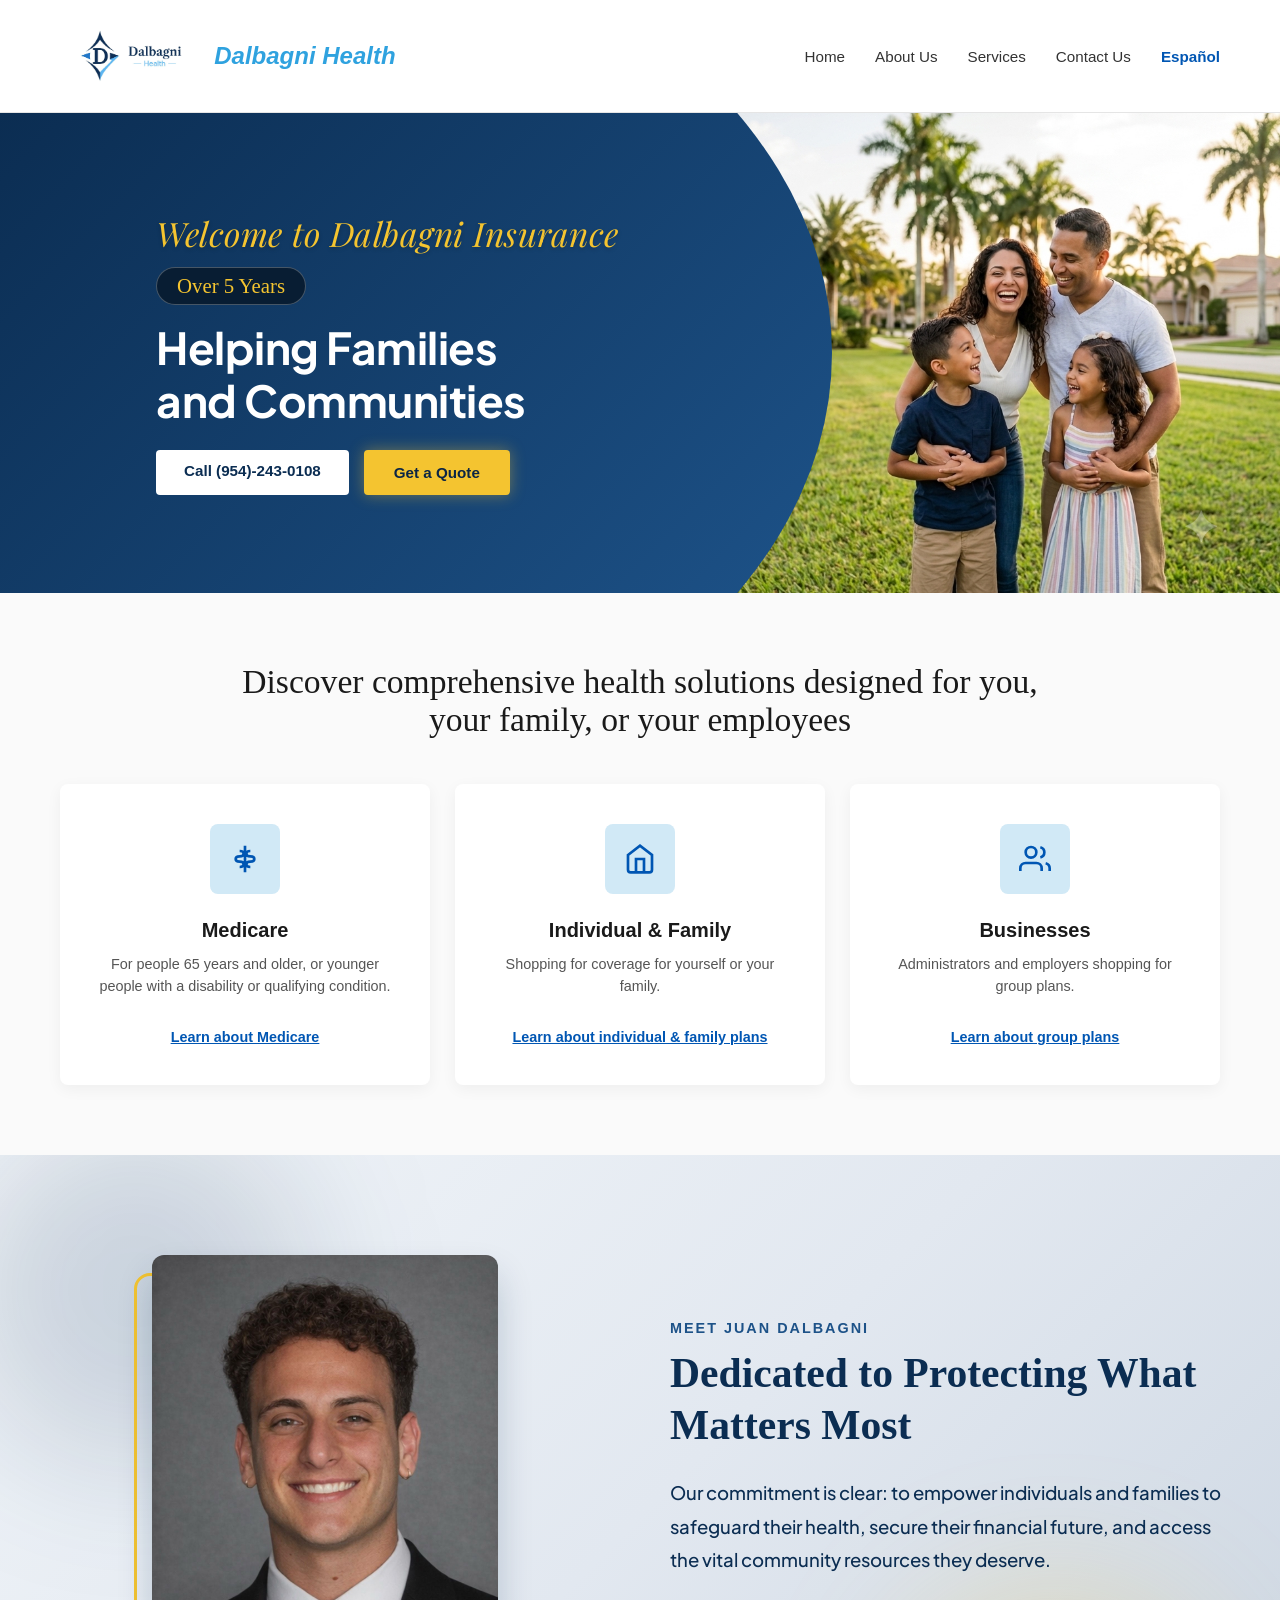
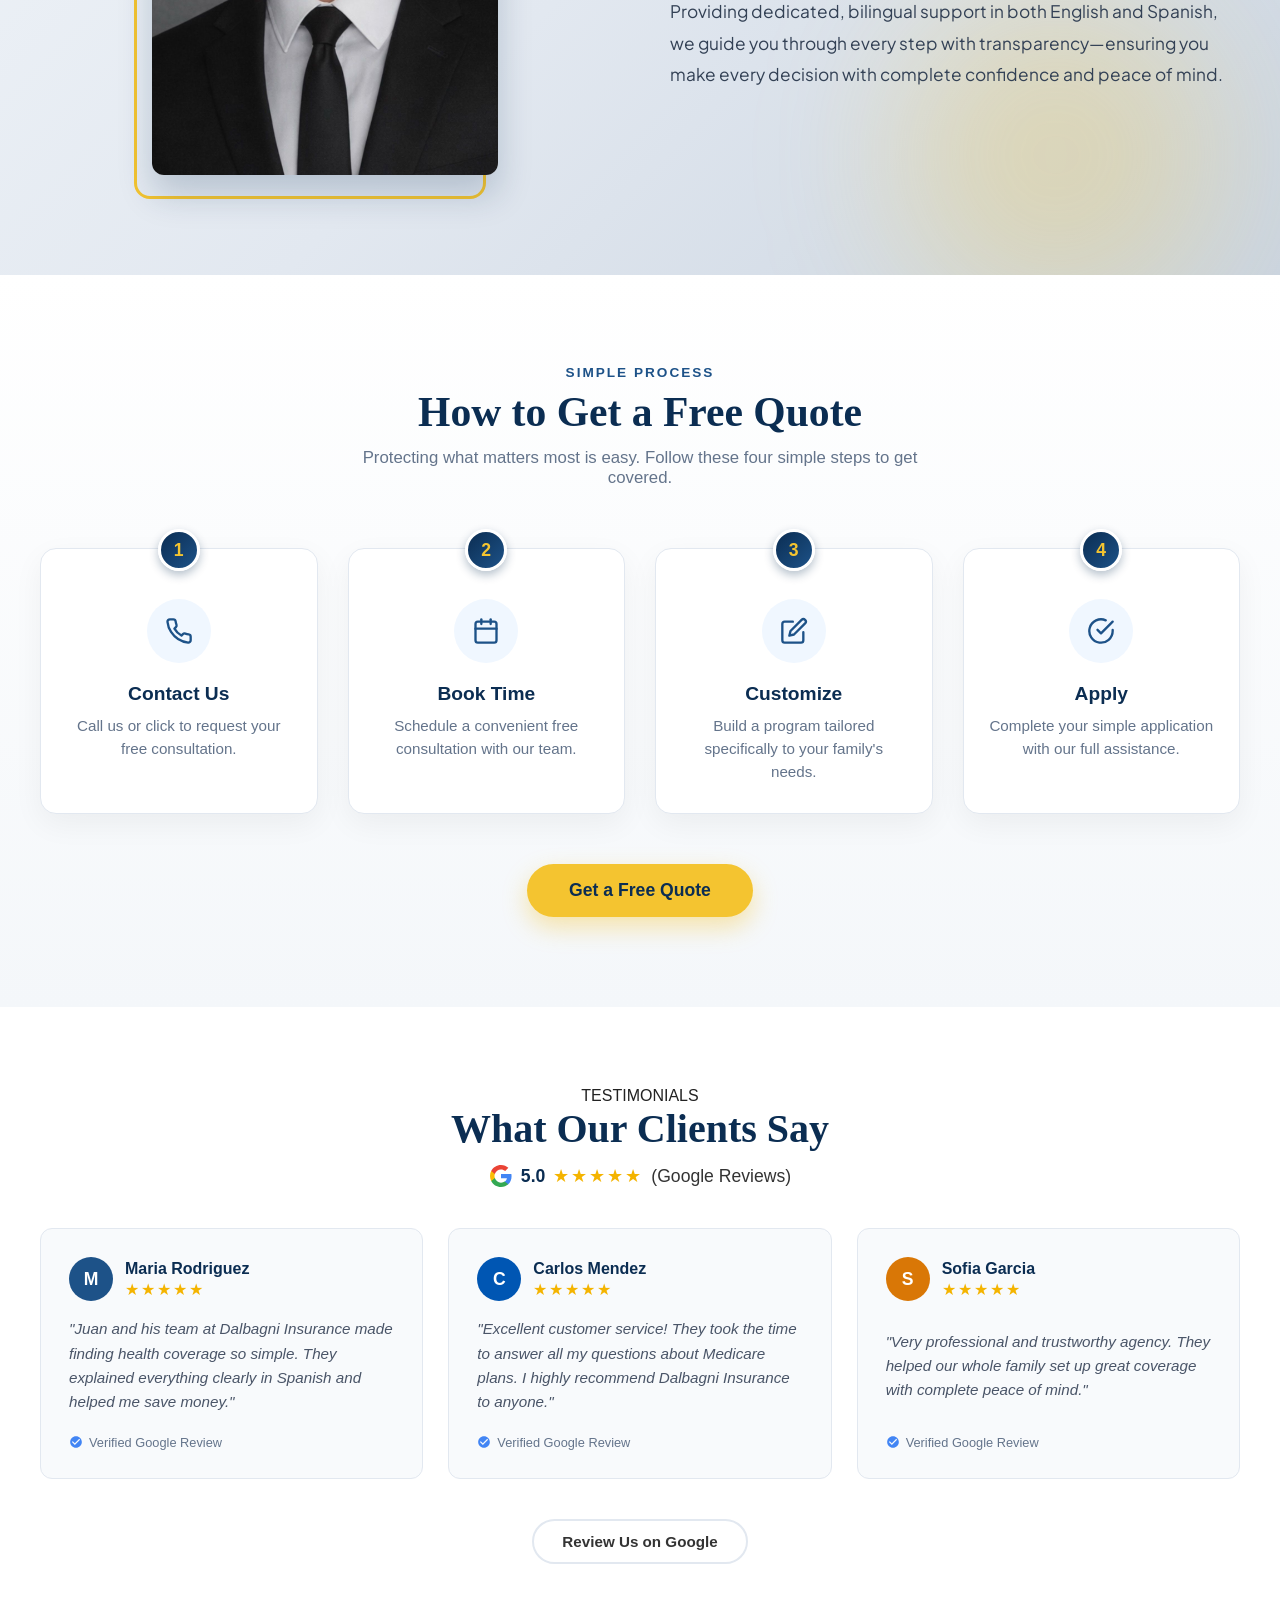
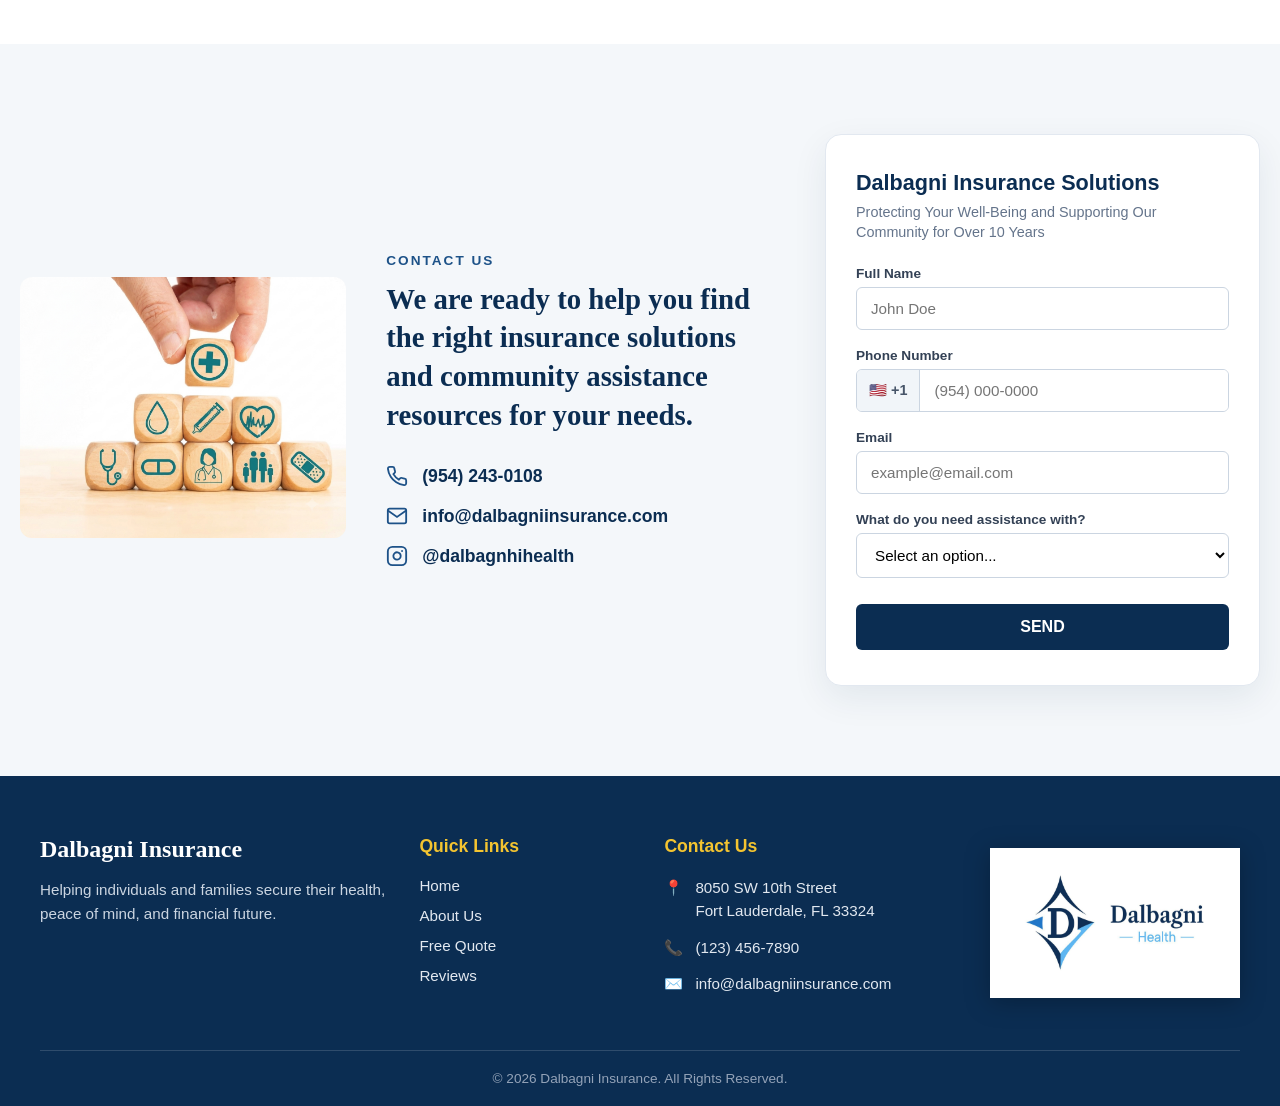
<file: index.html>
<!DOCTYPE html>
<html lang="en">
<head>
    <meta charset="UTF-8">
    <meta name="viewport" content="width=device-width, initial-scale=1.0, maximum-scale=1.0, user-scalable=no">
    <title>Dalbagni Health | Health Insurance Solutions</title>
    <!-- Import Playfair Display & Plus Jakarta Sans from Google Fonts -->
<link rel="preconnect" href="https://fonts.googleapis.com">
<link rel="preconnect" href="https://fonts.gstatic.com" crossorigin>
<link href="https://fonts.googleapis.com/css2?family=Playfair+Display:ital,wght@0,500;0,600;1,400&family=Plus+Jakarta+Sans:wght@400;500;600;700&display=swap" rel="stylesheet">
    <link rel="stylesheet" href="style.css">
</head>
<body>

    <!-- Header Section -->
    <header class="navbar">
        <div class="nav-container">
            <div class="logo-area">
                <img src="images/logo.png" alt="Dalbagni Health Logo" class="site-logo">
                <span class="brand-name">Dalbagni Health</span>
            </div>
            
            <nav class="nav-links">
                <a href="#home" data-en="Home" data-es="Inicio">Home</a>
                <a href="#about-us" data-en="About Us" data-es="Nosotros">About Us</a>
                <a href="#services" data-en="Services" data-es="Servicios">Services</a>
                <a href="#contact" data-en="Contact Us" data-es="Contacto">Contact Us</a>
                <a href="#espanol" id="lang-toggle" class="lang-link">Español</a>
            </nav>
        </div>
    </header>

    <!-- Split Blue Hero Banner -->
    <section id="home" class="curved-hero">
    <div class="curved-hero-overlay">
        <div class="curved-hero-content">
            <span class="welcome-text" data-en="Welcome to Dalbagni Insurance" data-es="Bienvenido a Dalbagni Insurance">Welcome to Dalbagni Insurance</span>
            <div class="badge-pill" data-en="Over 5 Years" data-es="Más de 5 Años">Over 5 Years</div>
            <h1 data-en="Helping Families<br>and Communities" data-es="Ayudando a Familias<br>y Comunidades">Helping Families<br>and Communities</h1>
            <div class="hero-actions">
                <!-- Main Header / Navbar CTA -->
                <a href="tel:9542430108" class="btn btn-dark" data-en="Call (954)-243-0108" data-es="Llamar (954)-243-0108">Call (954)-243-0108</a>
                <a href="quote.html" class="btn btn-outline" data-en="Get a Quote" data-es="Obtener Cotización">Get a Quote</a>
            </div>
        </div>
    </div>
    <div class="curved-hero-image">
        <img src="images/family.png" alt="Happy Family">
    </div>
    </section>
    
    <!-- 3 Option Cards Section -->
    <section id="services" class="solutions-section">
        <h2 data-en="Discover comprehensive health solutions designed for you, your family, or your employees" data-es="Descubra soluciones de salud integrales diseñadas para usted, su familia o sus empleados">Discover comprehensive health solutions designed for you, your family, or your employees</h2>
        
        <div class="cards-grid">
            <!-- Medicare Card -->
            <div class="card">
                <div class="card-icon blue-light">
                    <svg width="32" height="32" viewBox="0 0 24 24" fill="none" stroke="#0056B3" stroke-width="2"><path d="M12 2v20M8 6c4 0 4 4 0 4s-4 4 0 4 4 4 0 4M16 6c-4 0-4 4 0 4s4 4 0 4-4 4 0 4"/></svg>
                </div>
                <h3>Medicare</h3>
                <p data-en="For people 65 years and older, or younger people with a disability or qualifying condition." data-es="Para personas de 65 años o más, o personas más jóvenes con una discapacidad o condición elegible.">For people 65 years and older, or younger people with a disability or qualifying condition.</p>
                <a href="#contact" class="card-link" data-en="Learn about Medicare" data-es="Más información sobre Medicare">Learn about Medicare</a>
            </div>

            <!-- Individual & Family Card -->
            <div class="card">
                <div class="card-icon blue-light">
                    <svg width="32" height="32" viewBox="0 0 24 24" fill="none" stroke="#0056B3" stroke-width="2"><path d="M3 9l9-7 9 7v11a2 2 0 0 1-2 2H5a2 2 0 0 1-2-2z"/><polyline points="9 22 9 12 15 12 15 22"/></svg>
                </div>
                <h3 data-en="Individual & Family" data-es="Individual y Familiar">Individual & Family</h3>
                <p data-en="Shopping for coverage for yourself or your family." data-es="Buscando cobertura para usted o su familia.">Shopping for coverage for yourself or your family.</p>
                <a href="#contact" class="card-link" data-en="Learn about individual & family plans" data-es="Planes individuales y familiares">Learn about individual & family plans</a>
            </div>

            <!-- Businesses Card -->
            <div class="card">
                <div class="card-icon blue-light">
                    <svg width="32" height="32" viewBox="0 0 24 24" fill="none" stroke="#0056B3" stroke-width="2"><path d="M17 21v-2a4 4 0 0 0-4-4H5a4 4 0 0 0-4 4v2"/><circle cx="9" cy="7" r="4"/><path d="M23 21v-2a4 4 0 0 0-3-3.87"/><path d="M16 3.13a4 4 0 0 1 0 7.75"/></svg>
                </div>
                <h3 data-en="Businesses" data-es="Empresas">Businesses</h3>
                <p data-en="Administrators and employers shopping for group plans." data-es="Administradores y empleadores que buscan planes grupales.">Administrators and employers shopping for group plans.</p>
                <a href="#contact" class="card-link" data-en="Learn about group plans" data-es="Más información sobre planes grupales">Learn about group plans</a>
            </div>
        </div>
    </section>
    
    <!-- About Us Section -->
    <section id="about-us" class="about-section">
    <!-- Decorative background glow elements -->
    <div class="about-bg-shape shape-1"></div>
    <div class="about-bg-shape shape-2"></div>

    <div class="about-container">
        <div class="about-image">
            <div class="about-image-wrapper">
                <img src="images/about-us.jpeg" alt="About Dalbagni Insurance">
            </div>
        </div>

        <div class="about-content">
            <span class="section-subtitle">Meet Juan Dalbagni</span>
            <h2>Dedicated to Protecting What Matters Most</h2>
            
            <p data-en="Our commitment is clear: to empower individuals and families to safeguard their health, secure their financial future, and access the vital community resources they deserve." data-es="Nuestro compromiso es claro: capacitar a personas y familias para proteger su salud, asegurar su futuro financiero y acceder a los recursos comunitarios vitales que merecen.">
                Our commitment is clear: to empower individuals and families to safeguard their health, secure their financial future, and access the vital community resources they deserve.
            </p>
            
            <p data-en="Providing dedicated, bilingual support in both English and Spanish, we guide you through every step with transparency—ensuring you make every decision with complete confidence and peace of mind." data-es="Brindando apoyo dedicado y bilingüe tanto en inglés como en español, lo guiamos en cada paso con transparencia, asegurando que tome cada decisión con total confianza y tranquilidad.">
                Providing dedicated, bilingual support in both English and Spanish, we guide you through every step with transparency—ensuring you make every decision with complete confidence and peace of mind.
            </p>
        </div>
    </div>
</section>

    <!-- How to Get a Free Quote Section -->
<section id="quote" class="quote-steps-section">
    <div class="quote-steps-container">
        <span class="section-subtitle" data-en="Simple Process" data-es="Proceso Simple">Simple Process</span>
        <h2 data-en="How to Get a Free Quote" data-es="Cómo Obtener una Cotización Gratis">How to Get a Free Quote</h2>
        <p class="section-description" data-en="Protecting what matters most is easy. Follow these four simple steps to get covered." data-es="Proteger lo que más importa es fácil. Siga estos cuatro sencillos pasos para obtener cobertura.">
            Protecting what matters most is easy. Follow these four simple steps to get covered.
        </p>
        
        <div class="steps-grid">
            <!-- Step 1 -->
            <div class="step-card">
                <div class="step-number">1</div>
                <div class="step-icon">
                    <svg width="28" height="28" viewBox="0 0 24 24" fill="none" stroke="currentColor" stroke-width="2" stroke-linecap="round" stroke-linejoin="round"><path d="M22 16.92v3a2 2 0 0 1-2.18 2 19.79 19.79 0 0 1-8.63-3.07 19.5 19.5 0 0 1-6-6 19.79 19.79 0 0 1-3.07-8.67A2 2 0 0 1 4.11 2h3a2 2 0 0 1 2 1.72 12.84 12.84 0 0 0 .7 2.81 2 2 0 0 1-.45 2.11L8.09 9.91a16 16 0 0 0 6 6l1.27-1.27a2 2 0 0 1 2.11-.45 12.84 12.84 0 0 0 2.81.7A2 2 0 0 1 22 16.92z"/></svg>
                </div>
                <h3 data-en="Contact Us" data-es="Contáctenos">Contact Us</h3>
                <p data-en="Call us or click to request your free consultation." data-es="Llámenos o haga clic para solicitar su consulta gratuita.">Call us or click to request your free consultation.</p>
            </div>

            <!-- Step 2 -->
            <div class="step-card">
                <div class="step-number">2</div>
                <div class="step-icon">
                    <svg width="28" height="28" viewBox="0 0 24 24" fill="none" stroke="currentColor" stroke-width="2" stroke-linecap="round" stroke-linejoin="round"><rect x="3" y="4" width="18" height="18" rx="2" ry="2"/><line x1="16" y1="2" x2="16" y2="6"/><line x1="8" y1="2" x2="8" y2="6"/><line x1="3" y1="10" x2="21" y2="10"/></svg>
                </div>
                <h3 data-en="Book Time" data-es="Agende una Cita">Book Time</h3>
                <p data-en="Schedule a convenient free consultation with our team." data-es="Programe una consulta gratuita y conveniente con nuestro equipo.">Schedule a convenient free consultation with our team.</p>
            </div>

            <!-- Step 3 -->
            <div class="step-card">
                <div class="step-number">3</div>
                <div class="step-icon">
                    <svg width="28" height="28" viewBox="0 0 24 24" fill="none" stroke="currentColor" stroke-width="2" stroke-linecap="round" stroke-linejoin="round"><path d="M11 4H4a2 2 0 0 0-2 2v14a2 2 0 0 0 2 2h14a2 2 0 0 0 2-2v-7"/><path d="M18.5 2.5a2.121 2.121 0 0 1 3 3L12 15l-4 1 1-4 9.5-9.5z"/></svg>
                </div>
                <h3 data-en="Customize" data-es="Personalice">Customize</h3>
                <p data-en="Build a program tailored specifically to your family's needs." data-es="Diseñe un programa adaptado específicamente a las necesidades de su familia.">Build a program tailored specifically to your family's needs.</p>
            </div>

            <!-- Step 4 -->
            <div class="step-card">
                <div class="step-number">4</div>
                <div class="step-icon">
                    <svg width="28" height="28" viewBox="0 0 24 24" fill="none" stroke="currentColor" stroke-width="2" stroke-linecap="round" stroke-linejoin="round"><path d="M22 11.08V12a10 10 0 1 1-5.93-9.14"/><polyline points="22 4 12 14.01 9 11.01"/></svg>
                </div>
                <h3 data-en="Apply" data-es="Aplique">Apply</h3>
                <p data-en="Complete your simple application with our full assistance." data-es="Complete su solicitud de manera sencilla con nuestra asistencia integral.">Complete your simple application with our full assistance.</p>
            </div>
        </div>

        <div class="quote-cta-wrapper">
            <a href="quote.html" class="btn btn-quote-cta" data-en="Get a Free Quote" data-es="Obtener Cotización Gratis">Get a Free Quote</a>
        </div>
    </div>
</section>

    <!-- Client Reviews Section -->
    <section id="reviews" class="reviews-section">
        <div class="reviews-container">
            <div class="google-rating-header">
                <span class="section-subtitle" data-en="TESTIMONIALS" data-es="TESTIMONIOS">TESTIMONIALS</span>
                <h2 data-en="What Our Clients Say" data-es="Lo que dicen nuestros clientes">What Our Clients Say</h2>
                
                <div class="google-score-box">
                    <svg width="24" height="24" viewBox="0 0 24 24"><path fill="#4285F4" d="M22.56 12.25c0-.78-.07-1.53-.2-2.25H12v4.26h5.92c-.26 1.37-1.04 2.53-2.21 3.31v2.77h3.57c2.08-1.92 3.28-4.74 3.28-8.09z"/><path fill="#34A853" d="M12 23c2.97 0 5.46-.98 7.28-2.66l-3.57-2.77c-.98.66-2.23 1.06-3.71 1.06-2.86 0-5.29-1.93-6.16-4.53H2.18v2.84C3.99 20.53 7.7 23 12 23z"/><path fill="#FBBC05" d="M5.84 14.09c-.22-.66-.35-1.36-.35-2.09s.13-1.43.35-2.09V7.06H2.18C1.43 8.55 1 10.22 1 12s.43 3.45 1.18 4.94l2.85-2.22.81-.63z"/><path fill="#EA4335" d="M12 5.38c1.62 0 3.06.56 4.21 1.64l3.15-3.15C17.45 2.09 14.97 1 12 1 7.7 1 3.99 3.47 2.18 7.06l3.66 2.84c.87-2.6 3.3-4.52 6.16-4.52z"/></svg>
                    <span class="score">5.0</span>
                    <div class="stars">★★★★★</div>
                    <span class="review-count" data-en="(Google Reviews)" data-es="(Reseñas de Google)">(Google Reviews)</span>
                </div>
            </div>

            <div class="reviews-grid">
                <!-- Review 1 -->
                <div class="review-card">
                    <div class="reviewer-info">
                        <div class="avatar">M</div>
                        <div>
                            <h4>Maria Rodriguez</h4>
                            <span class="stars">★★★★★</span>
                        </div>
                    </div>
                    <p data-en='"Juan and his team at Dalbagni Insurance made finding health coverage so simple. They explained everything clearly in Spanish and helped me save money."' data-es='"Juan y su equipo en Dalbagni Insurance hicieron que encontrar cobertura de salud fuera muy sencillo. Me explicaron todo claramente en español y me ayudaron a ahorrar dinero."'>"Juan and his team at Dalbagni Insurance made finding health coverage so simple. They explained everything clearly in Spanish and helped me save money."</p>
                    <span class="google-verified"><svg width="14" height="14" viewBox="0 0 24 24" fill="#4285F4"><path d="M12 2C6.48 2 2 6.48 2 12s4.48 10 10 10 10-4.48 10-10S17.52 2 12 2zm-2 15l-5-5 1.41-1.41L10 14.17l7.59-7.59L19 8l-9 9z"/></svg> Verified Google Review</span>
                </div>

                <!-- Review 2 -->
                <div class="review-card">
                    <div class="reviewer-info">
                        <div class="avatar avatar-blue">C</div>
                        <div>
                            <h4>Carlos Mendez</h4>
                            <span class="stars">★★★★★</span>
                        </div>
                    </div>
                    <p data-en='"Excellent customer service! They took the time to answer all my questions about Medicare plans. I highly recommend Dalbagni Insurance to anyone."' data-es='"¡Excelente servicio al cliente! Se tomaron el tiempo para responder todas mis preguntas sobre los planes de Medicare. Recomiendo Dalbagni Insurance a cualquiera."'>"Excellent customer service! They took the time to answer all my questions about Medicare plans. I highly recommend Dalbagni Insurance to anyone."</p>
                    <span class="google-verified"><svg width="14" height="14" viewBox="0 0 24 24" fill="#4285F4"><path d="M12 2C6.48 2 2 6.48 2 12s4.48 10 10 10 10-4.48 10-10S17.52 2 12 2zm-2 15l-5-5 1.41-1.41L10 14.17l7.59-7.59L19 8l-9 9z"/></svg> Verified Google Review</span>
                </div>

                <!-- Review 3 -->
                <div class="review-card">
                    <div class="reviewer-info">
                        <div class="avatar avatar-gold">S</div>
                        <div>
                            <h4>Sofia Garcia</h4>
                            <span class="stars">★★★★★</span>
                        </div>
                    </div>
                    <p data-en='"Very professional and trustworthy agency. They helped our whole family set up great coverage with complete peace of mind."' data-es='"Una agencia muy profesional y de confianza. Ayudaron a toda nuestra familia a contratar una excelente cobertura con total tranquilidad."'>"Very professional and trustworthy agency. They helped our whole family set up great coverage with complete peace of mind."</p>
                    <span class="google-verified"><svg width="14" height="14" viewBox="0 0 24 24" fill="#4285F4"><path d="M12 2C6.48 2 2 6.48 2 12s4.48 10 10 10 10-4.48 10-10S17.52 2 12 2zm-2 15l-5-5 1.41-1.41L10 14.17l7.59-7.59L19 8l-9 9z"/></svg> Verified Google Review</span>
                </div>
            </div>

            <div class="reviews-cta">
                <a href="https://maps.google.com" target="_blank" class="btn btn-google" data-en="Review Us on Google" data-es="Escríbanos una reseña en Google">Review Us on Google</a>
            </div>
        </div>
    </section>

    <!-- Contact Us Section -->
    <section id="contact" class="contact-section">
        <div class="contact-container">
            <div class="contact-image">
                <img src="images/blocksimg.png" alt="Contact Dalbagni Insurance">
            </div>

            <div class="contact-info">
                <span class="section-subtitle" data-en="CONTACT US" data-es="CONTÁCTENOS">CONTACT US</span>
                <h2 data-en="We are ready to help you find the right insurance solutions and community assistance resources for your needs." data-es="Estamos listos para ayudarle a encontrar las soluciones de seguros y recursos de asistencia comunitaria adecuados para sus necesidades.">We are ready to help you find the right insurance solutions and community assistance resources for your needs.</h2>
                
                <div class="info-list">
                    <div class="info-item">
                        <svg width="22" height="22" viewBox="0 0 24 24" fill="none" stroke="currentColor" stroke-width="2"><path d="M22 16.92v3a2 2 0 0 1-2.18 2 19.79 19.79 0 0 1-8.63-3.07 19.5 19.5 0 0 1-6-6 19.79 19.79 0 0 1-3.07-8.67A2 2 0 0 1 4.11 2h3a2 2 0 0 1 2 1.72 12.84 12.84 0 0 0 .7 2.81 2 2 0 0 1-.45 2.11L8.09 9.91a16 16 0 0 0 6 6l1.27-1.27a2 2 0 0 1 2.11-.45 12.84 12.84 0 0 0 2.81.7A2 2 0 0 1 22 16.92z"/></svg>
                        <a href="tel:9542430108">(954) 243-0108</a>
                    </div>
                    <div class="info-item">
                        <svg width="22" height="22" viewBox="0 0 24 24" fill="none" stroke="currentColor" stroke-width="2"><path d="M4 4h16c1.1 0 2 .9 2 2v12c0 1.1-.9 2-2 2H4c-1.1 0-2-.9-2-2V6c0-1.1.9-2 2-2z"/><polyline points="22,6 12,13 2,6"/></svg>
                        <a href="mailto:info@dalbagniinsurance.com">info@dalbagniinsurance.com</a>
                    </div>
                    <div class="info-item">
                    <svg width="22" height="22" viewBox="0 0 24 24" fill="none" stroke="currentColor" stroke-width="2" stroke-linecap="round" stroke-linejoin="round"><rect x="2" y="2" width="20" height="20" rx="5" ry="5"/><path d="M16 11.37A4 4 0 1 1 12.63 8 4 4 0 0 1 16 11.37z"/><line x1="17.5" y1="6.5" x2="17.51" y2="6.5"/></svg>
                    <a href="https://www.instagram.com/dalbagnihealth" target="_blank" rel="noopener noreferrer">@dalbagnhihealth</a>
                </div>
                </div>
            </div>

            <div class="contact-form-card">
                <h3>Dalbagni Insurance Solutions</h3>
                <p data-en="Protecting Your Well-Being and Supporting Our Community for Over 10 Years" data-es="Protegiendo su bienestar y apoyando a nuestra comunidad por más de 10 años">Protecting Your Well-Being and Supporting Our Community for Over 10 Years</p>

                <form action="#" method="POST" class="contact-form">
                    <div class="form-group">
                        <label for="fullname" data-en="Full Name" data-es="Nombre Completo">Full Name</label>
                        <input type="text" id="fullname" name="fullname" placeholder="John Doe" required>
                    </div>

                    <div class="form-group">
                        <label for="phone" data-en="Phone Number" data-es="Número de Teléfono">Phone Number</label>
                        <div class="phone-input-group">
                            <span class="country-code">🇺🇸 +1</span>
                            <input type="tel" id="phone" name="phone" placeholder="(954) 000-0000" required>
                        </div>
                    </div>

                    <div class="form-group">
                        <label for="email" data-en="Email" data-es="Correo Electrónico">Email</label>
                        <input type="email" id="email" name="email" placeholder="example@email.com" required>
                    </div>

                    <div class="form-group">
                        <label for="service" data-en="What do you need assistance with?" data-es="¿En qué necesita asistencia?">What do you need assistance with?</label>
                        <select id="service" name="service" required>
                            <option value="" disabled selected data-en="Select an option..." data-es="Seleccione una opción...">Select an option...</option>
                            <option value="medicare" data-en="Medicare Coverage" data-es="Cobertura de Medicare">Medicare Coverage</option>
                            <option value="individual" data-en="Individual & Family Health Plans" data-es="Planes de salud individuales y familiares">Individual & Family Health Plans</option>
                            <option value="business" data-en="Business / Group Health Insurance" data-es="Seguro de salud para empresas / grupos">Business / Group Health Insurance</option>
                            <option value="other" data-en="Other Resources & Assistance" data-es="Otros recursos y asistencia">Other Resources & Assistance</option>
                        </select>
                    </div>

                    <button type="submit" class="btn btn-submit" data-en="SEND" data-es="ENVIAR">SEND</button>
                </form>
            </div>
        </div>
    </section>

    <!-- Language Toggle JavaScript -->
    <script>
        const langToggle = document.getElementById('lang-toggle');
        let currentLang = 'en';

        langToggle.addEventListener('click', function(e) {
            e.preventDefault();
            
            currentLang = currentLang === 'en' ? 'es' : 'en';
            langToggle.textContent = currentLang === 'en' ? 'Español' : 'English';
            
            const translatableElements = document.querySelectorAll('[data-en][data-es]');
            translatableElements.forEach(el => {
                el.innerHTML = el.getAttribute(`data-${currentLang}`);
            });
        });
    </script>

    <footer class="site-footer">
    <div class="footer-container">
        <!-- Column 1: Company Info -->
        <div class="footer-col footer-about">
            <h3 class="footer-logo">Dalbagni Insurance</h3>
            <p data-en="Helping individuals and families secure their health, peace of mind, and financial future." data-es="Ayudando a personas y familias a asegurar su salud, tranquilidad y futuro financiero.">
                Helping individuals and families secure their health, peace of mind, and financial future.
            </p>
        </div>

        <!-- Column 2: Navigation Links -->
        <div class="footer-col">
            <h4 data-en="Quick Links" data-es="Enlaces Rápidos">Quick Links</h4>
            <ul class="footer-links">
                <li><a href="#home" data-en="Home" data-es="Inicio">Home</a></li>
                <li><a href="#about-us" data-en="About Us" data-es="Nosotros">About Us</a></li>
                <li><a href="quote.html" data-en="Free Quote" data-es="Cotización Gratis">Free Quote</a></li>
                <li><a href="#reviews" data-en="Reviews" data-es="Reseñas">Reviews</a></li>
            </ul>
        </div>

        <!-- Column 3: Contact Info -->
        <div class="footer-col">
            <h4 data-en="Contact Us" data-es="Contáctenos">Contact Us</h4>
            <ul class="footer-contact">
                <li>
                    <span class="contact-icon">📍</span>
                    <span>8050 SW 10th Street<br>Fort Lauderdale, FL 33324</span>
                </li>
                <li>
                    <span class="contact-icon">📞</span>
                    <a href="tel:1234567890">(123) 456-7890</a>
                </li>
                <li>
                    <span class="contact-icon">✉️</span>
                    <a href="mailto:info@dalbagniinsurance.com">info@dalbagniinsurance.com</a>
                </li>
            </ul>
        </div>

        <!-- Column 4: Standalone Logo (Far Right) -->
        <div class="footer-col footer-logo-col">
            <img src="images/logo.png" alt="Dalbagni Insurance Logo" class="footer-right-logo">
        </div>
    </div>

    <!-- Footer Bottom Bar -->
    <div class="footer-bottom">
        <p>&copy; 2026 Dalbagni Insurance. All Rights Reserved.</p>
    </div>
</footer>
</body>
</html>
</file>
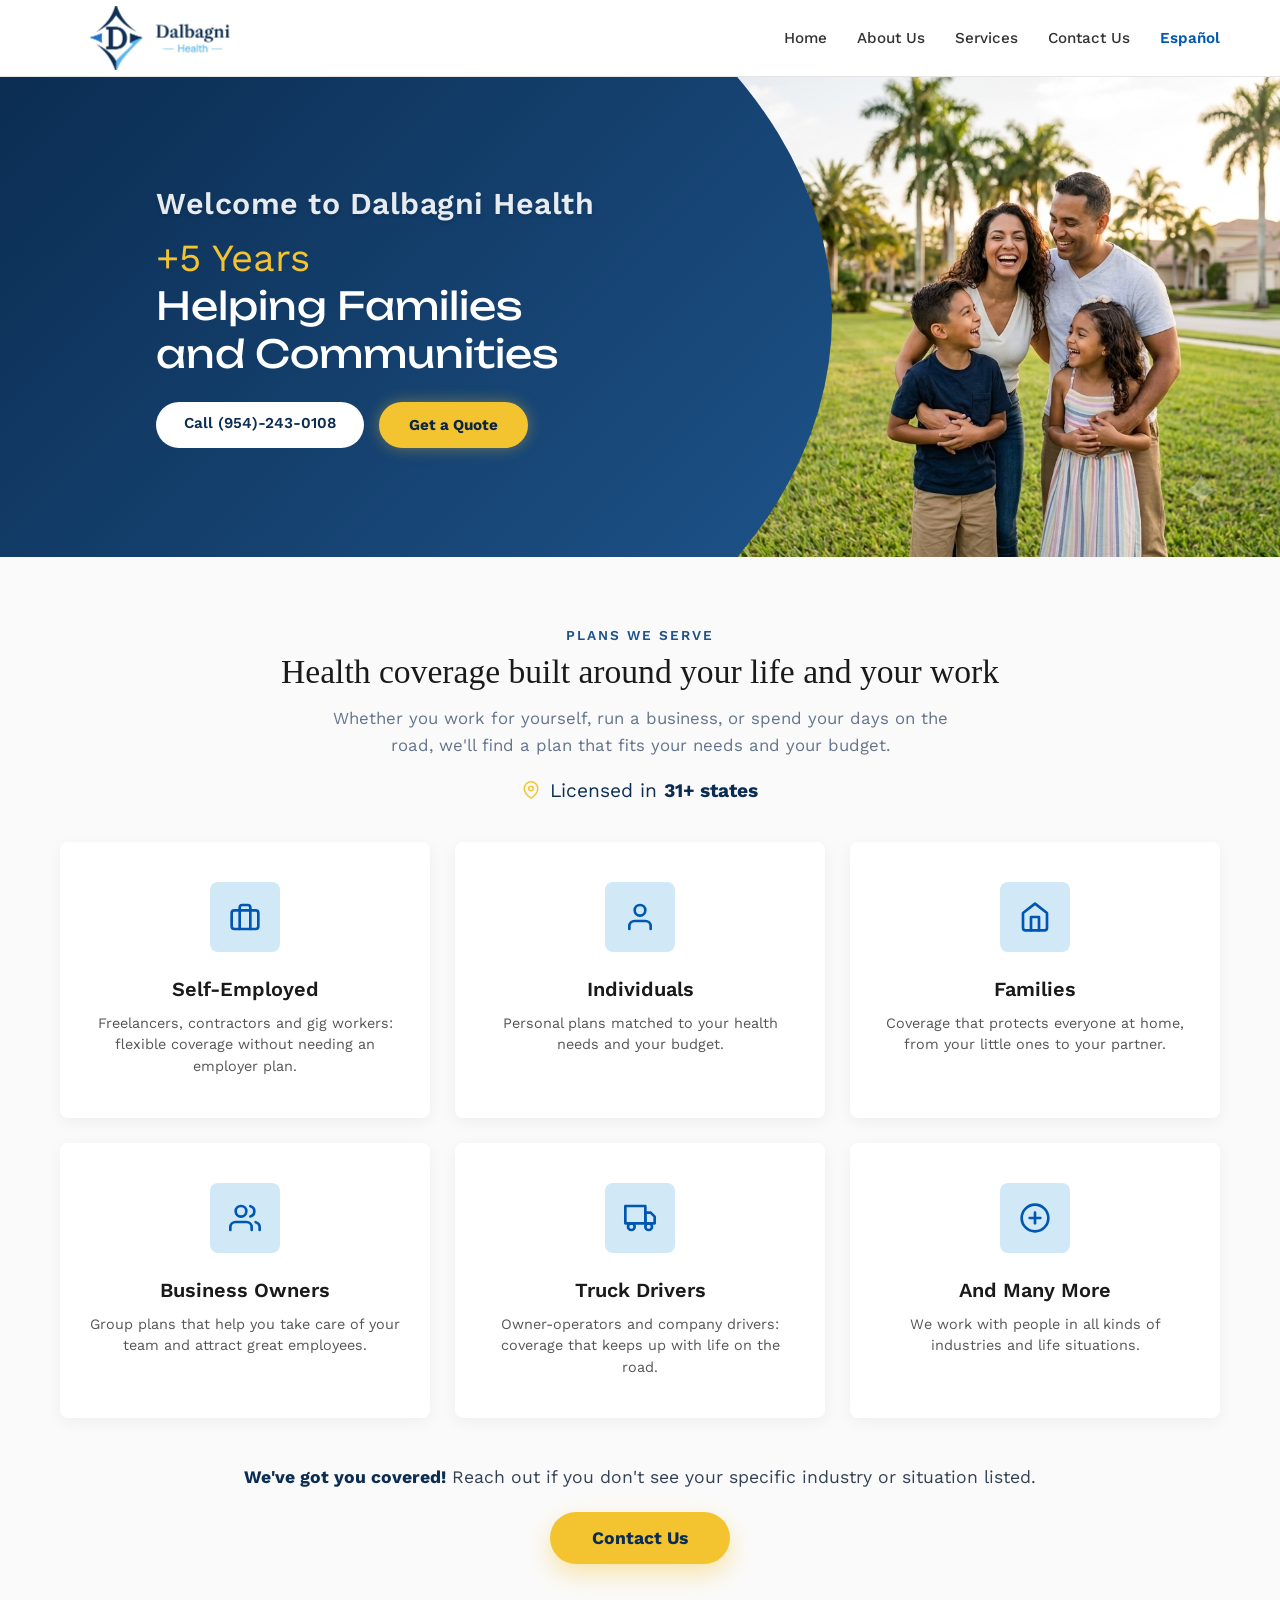
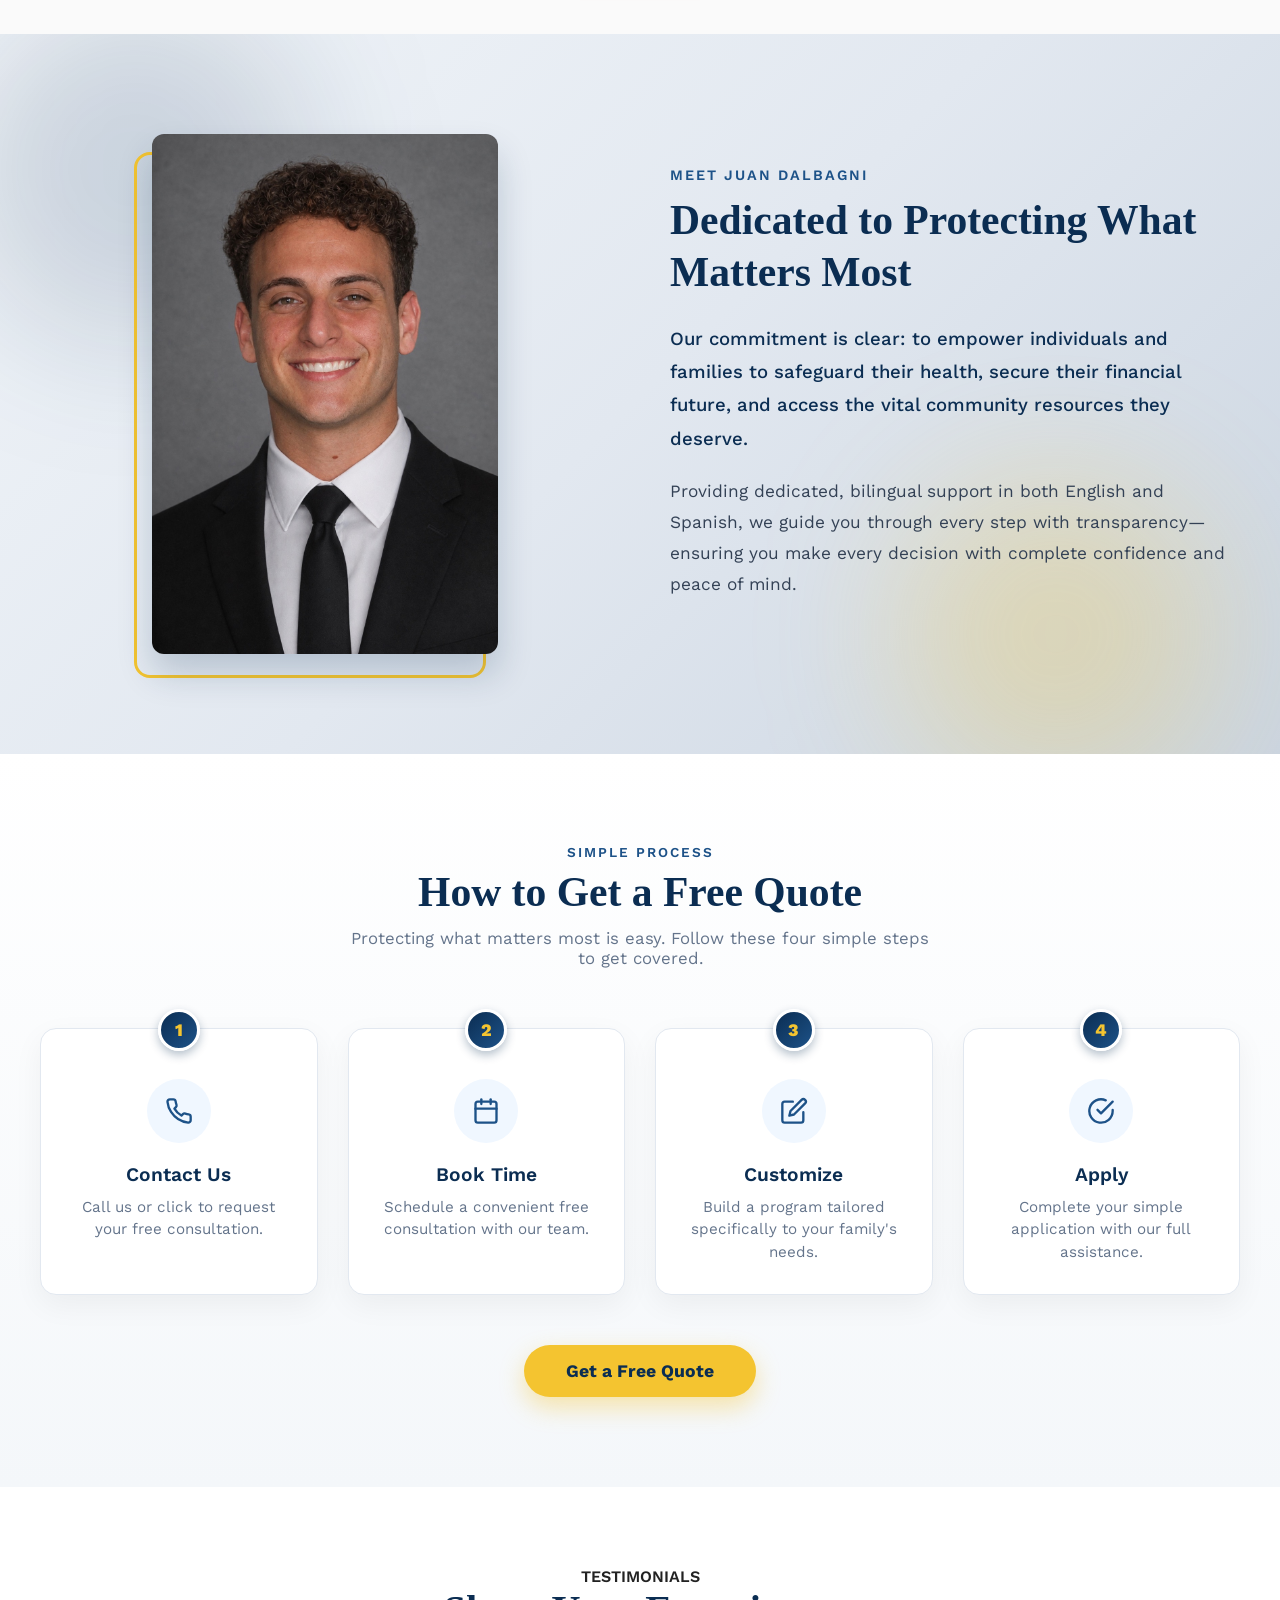
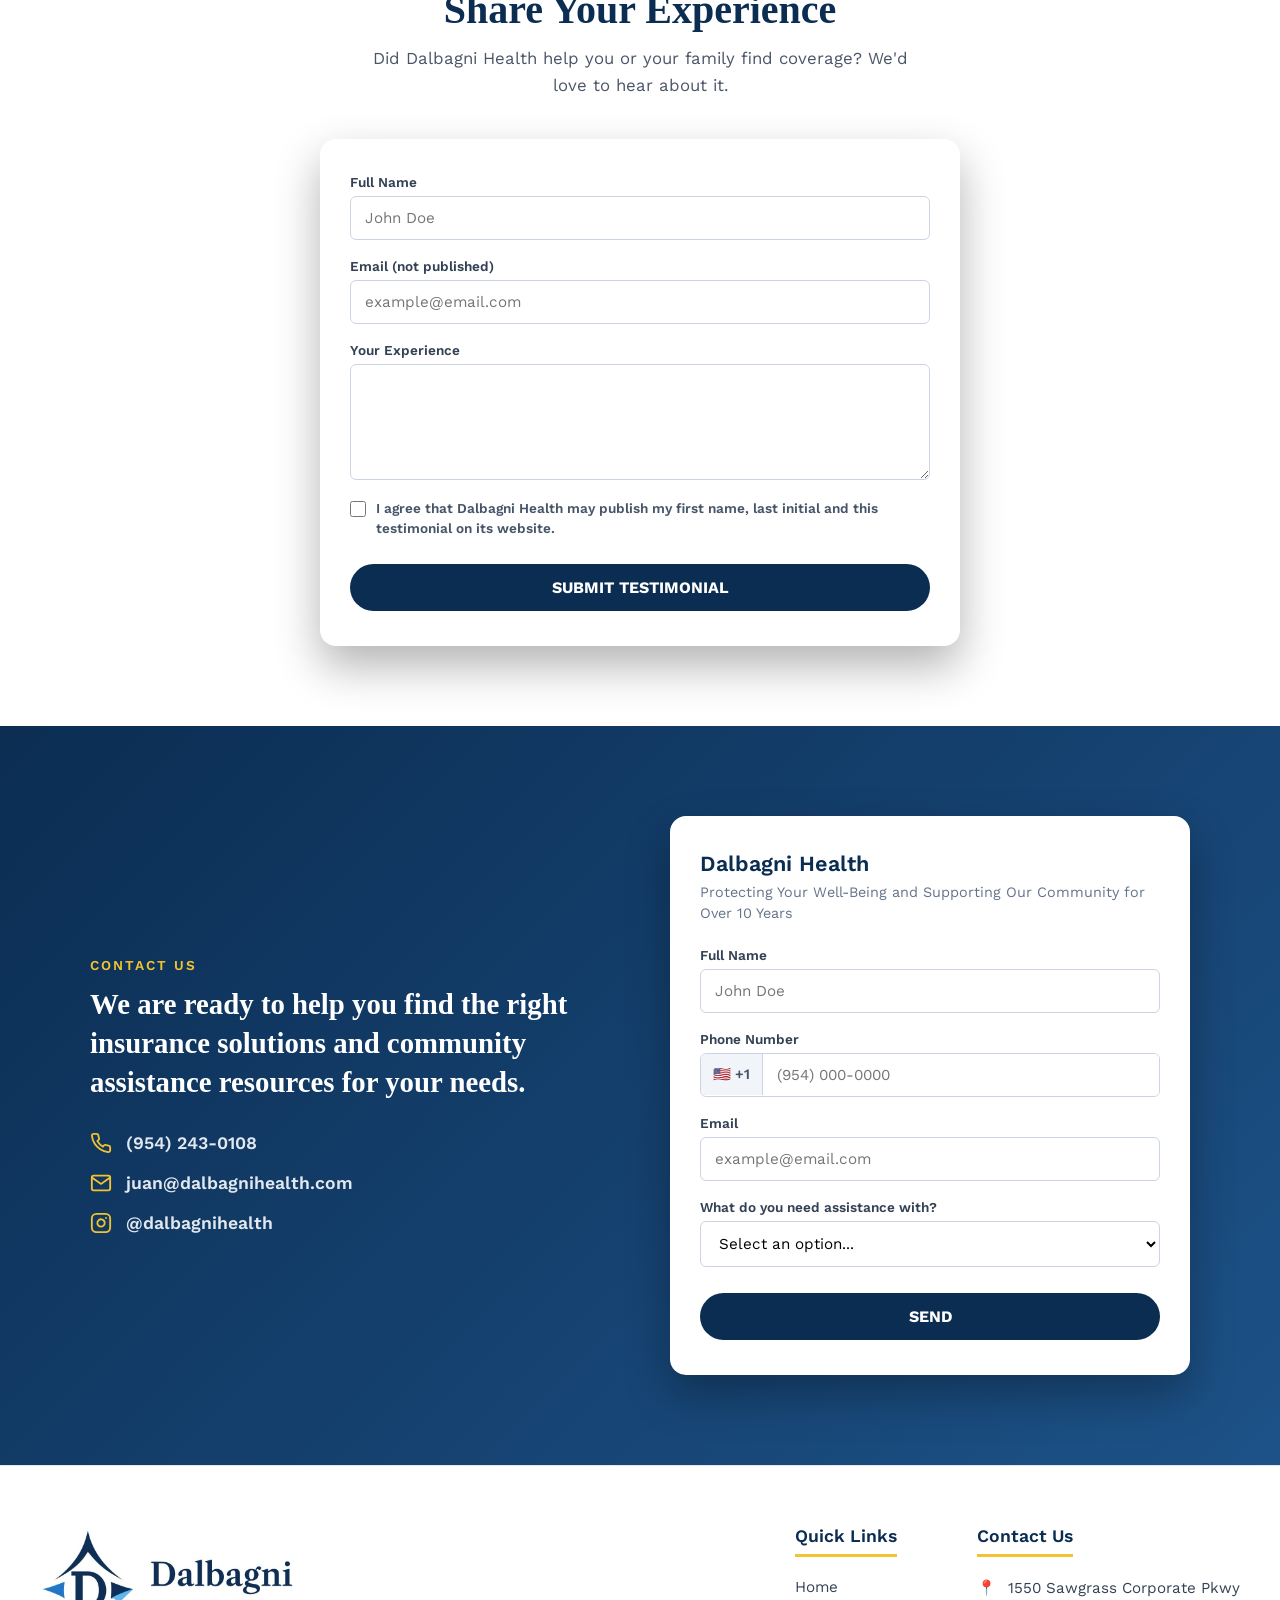
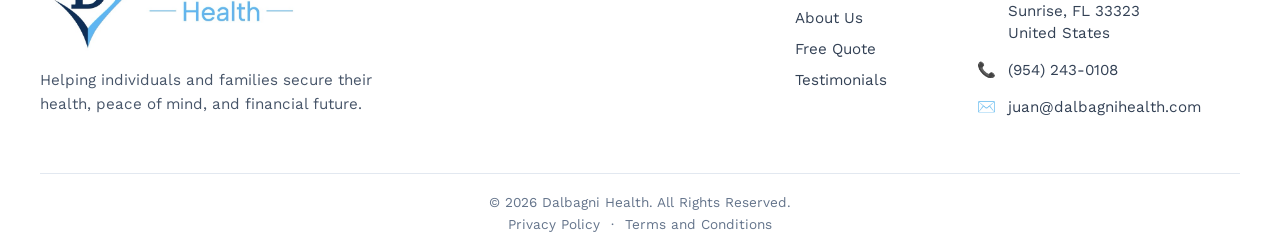
<file: frontendJuanse/index.html>
<!DOCTYPE html>
<html lang="en">
<head>
    <meta charset="UTF-8">
    <meta name="viewport" content="width=device-width, initial-scale=1.0, maximum-scale=1.0, user-scalable=no">
    <title>Dalbagni Health | Health Insurance</title>
    <!-- Fonts: Work Sans (body, subheads) and Unbounded (H1s) -->
    <link rel="preconnect" href="https://fonts.googleapis.com">
    <link rel="preconnect" href="https://fonts.gstatic.com" crossorigin>
    <link href="https://fonts.googleapis.com/css2?family=Unbounded:wght@400&family=Work+Sans:wght@400;600;700&display=swap" rel="stylesheet">
    <link rel="icon" type="image/png" href="images/favicon.png">
    <link rel="apple-touch-icon" href="images/apple-touch-icon.png">
    <link rel="stylesheet" href="style.css">
</head>
<body>

    <!-- Header Section -->
    <header class="navbar">
        <div class="nav-container">
            <div class="logo-area">
                <img src="images/logo.png" alt="Dalbagni Health Logo" class="site-logo">
                </div>
            
            <nav class="nav-links">
                <a href="#home" data-en="Home" data-es="Inicio">Home</a>
                <a href="#about-us" data-en="About Us" data-es="Nosotros">About Us</a>
                <a href="#services" data-en="Services" data-es="Servicios">Services</a>
                <a href="#contact" data-en="Contact Us" data-es="Contacto">Contact Us</a>
                <a href="#espanol" id="lang-toggle" class="lang-link">Español</a>
            </nav>
        </div>
    </header>

    <!-- Split Blue Hero Banner -->
    <section id="home" class="curved-hero" data-edit-section="Top banner">
    <div class="curved-hero-overlay">
        <div class="curved-hero-content">
            <span data-edit="hero-welcome" data-edit-label="Welcome line" class="welcome-text" data-en="Welcome to Dalbagni Health" data-es="Bienvenido a Dalbagni Health">Welcome to Dalbagni Health</span>
            <h1><span data-edit="hero-highlight" data-edit-label="Headline, gold part" class="hero-years" data-en="+5 Years" data-es="+5 Años">+5 Years</span><br><span class="hero-headline" data-edit="hero-headline" data-edit-label="Headline, white part" data-en="Helping Families<br>and Communities" data-es="Ayudando a Familias<br>y Comunidades">Helping Families<br>and Communities</span></h1>
            <div class="hero-actions">
                <!-- Main Header / Navbar CTA -->
                <a data-edit="hero-call-button" data-edit-label="Call button" href="tel:9542430108" class="btn btn-dark" data-en="Call (954)-243-0108" data-es="Llamar (954)-243-0108">Call (954)-243-0108</a>
                <a data-edit="hero-quote-button" data-edit-label="Quote button" href="quote.html" class="btn btn-outline" data-en="Get a Quote" data-es="Obtener Cotización">Get a Quote</a>
            </div>
        </div>
    </div>
    <div class="curved-hero-image">
        <img src="images/family.png" alt="Happy Family">
    </div>
    </section>
    
    <!-- 3 Option Cards Section -->
    <section id="services" class="solutions-section" data-edit-section="Plans we serve">
        <span data-edit="plans-subtitle" data-edit-label="Small title" class="section-subtitle" data-en="PLANS WE SERVE" data-es="PLANES QUE OFRECEMOS">PLANS WE SERVE</span>
        <h2 data-edit="plans-heading" data-edit-label="Heading" data-en="Health coverage built around your life and your work" data-es="Cobertura de salud diseñada para su vida y su trabajo">Health coverage built around your life and your work</h2>
        <p data-edit="plans-intro" data-edit-label="Intro paragraph" class="solutions-intro" data-en="Whether you work for yourself, run a business, or spend your days on the road, we'll find a plan that fits your needs and your budget." data-es="Ya sea que trabaje por cuenta propia, tenga un negocio o pase sus días en la carretera, le ayudamos a encontrar un plan que se ajuste a sus necesidades y a su presupuesto.">Whether you work for yourself, run a business, or spend your days on the road, we'll find a plan that fits your needs and your budget.</p>

        <div class="states-badge">
            <svg width="18" height="18" viewBox="0 0 24 24" fill="none" stroke="currentColor" stroke-width="2" stroke-linecap="round" stroke-linejoin="round"><path d="M21 10c0 7-9 13-9 13s-9-6-9-13a9 9 0 0 1 18 0z"/><circle cx="12" cy="10" r="3"/></svg>
            <span data-edit="plans-licensed" data-edit-label="Licensed states badge" data-en="Licensed in <strong>31+ states</strong>" data-es="Licenciados en <strong>más de 31 estados</strong>">Licensed in <strong>31+ states</strong></span>
        </div>

        <div class="cards-grid">
            <!-- Self-Employed -->
            <div class="card">
                <div class="card-icon">
                    <svg width="32" height="32" viewBox="0 0 24 24" fill="none" stroke="#0056B3" stroke-width="2" stroke-linecap="round" stroke-linejoin="round"><rect x="2" y="7" width="20" height="14" rx="2" ry="2"/><path d="M16 21V5a2 2 0 0 0-2-2h-4a2 2 0 0 0-2 2v16"/></svg>
                </div>
                <h3 data-edit="plan-1-title" data-edit-label="Card 1 title" data-en="Self-Employed" data-es="Trabajadores Independientes">Self-Employed</h3>
                <p data-edit="plan-1-text" data-edit-label="Card 1 text" data-en="Freelancers, contractors and gig workers: flexible coverage without needing an employer plan." data-es="Freelancers, contratistas y trabajadores por cuenta propia: cobertura flexible sin depender de un empleador.">Freelancers, contractors and gig workers: flexible coverage without needing an employer plan.</p>
            </div>

            <!-- Individuals -->
            <div class="card">
                <div class="card-icon">
                    <svg width="32" height="32" viewBox="0 0 24 24" fill="none" stroke="#0056B3" stroke-width="2" stroke-linecap="round" stroke-linejoin="round"><path d="M20 21v-2a4 4 0 0 0-4-4H8a4 4 0 0 0-4 4v2"/><circle cx="12" cy="7" r="4"/></svg>
                </div>
                <h3 data-edit="plan-2-title" data-edit-label="Card 2 title" data-en="Individuals" data-es="Individuos">Individuals</h3>
                <p data-edit="plan-2-text" data-edit-label="Card 2 text" data-en="Personal plans matched to your health needs and your budget." data-es="Planes personales que se ajustan a sus necesidades de salud y a su presupuesto.">Personal plans matched to your health needs and your budget.</p>
            </div>

            <!-- Families -->
            <div class="card">
                <div class="card-icon">
                    <svg width="32" height="32" viewBox="0 0 24 24" fill="none" stroke="#0056B3" stroke-width="2" stroke-linecap="round" stroke-linejoin="round"><path d="M3 9l9-7 9 7v11a2 2 0 0 1-2 2H5a2 2 0 0 1-2-2z"/><polyline points="9 22 9 12 15 12 15 22"/></svg>
                </div>
                <h3 data-edit="plan-3-title" data-edit-label="Card 3 title" data-en="Families" data-es="Familias">Families</h3>
                <p data-edit="plan-3-text" data-edit-label="Card 3 text" data-en="Coverage that protects everyone at home, from your little ones to your partner." data-es="Cobertura que protege a todos en casa, desde los más pequeños hasta su pareja.">Coverage that protects everyone at home, from your little ones to your partner.</p>
            </div>

            <!-- Business Owners -->
            <div class="card">
                <div class="card-icon">
                    <svg width="32" height="32" viewBox="0 0 24 24" fill="none" stroke="#0056B3" stroke-width="2" stroke-linecap="round" stroke-linejoin="round"><path d="M17 21v-2a4 4 0 0 0-4-4H5a4 4 0 0 0-4 4v2"/><circle cx="9" cy="7" r="4"/><path d="M23 21v-2a4 4 0 0 0-3-3.87"/><path d="M16 3.13a4 4 0 0 1 0 7.75"/></svg>
                </div>
                <h3 data-edit="plan-4-title" data-edit-label="Card 4 title" data-en="Business Owners" data-es="Dueños de Negocios">Business Owners</h3>
                <p data-edit="plan-4-text" data-edit-label="Card 4 text" data-en="Group plans that help you take care of your team and attract great employees." data-es="Planes grupales que le ayudan a cuidar a su equipo y atraer buenos empleados.">Group plans that help you take care of your team and attract great employees.</p>
            </div>

            <!-- Truck Drivers -->
            <div class="card">
                <div class="card-icon">
                    <svg width="32" height="32" viewBox="0 0 24 24" fill="none" stroke="#0056B3" stroke-width="2" stroke-linecap="round" stroke-linejoin="round"><rect x="1" y="3" width="15" height="13"/><polygon points="16 8 20 8 23 11 23 16 16 16 16 8"/><circle cx="5.5" cy="18.5" r="2.5"/><circle cx="18.5" cy="18.5" r="2.5"/></svg>
                </div>
                <h3 data-edit="plan-5-title" data-edit-label="Card 5 title" data-en="Truck Drivers" data-es="Camioneros">Truck Drivers</h3>
                <p data-edit="plan-5-text" data-edit-label="Card 5 text" data-en="Owner-operators and company drivers: coverage that keeps up with life on the road." data-es="Operadores independientes y conductores de empresa: cobertura que se adapta a la vida en la carretera.">Owner-operators and company drivers: coverage that keeps up with life on the road.</p>
            </div>

            <!-- And Many More -->
            <div class="card">
                <div class="card-icon">
                    <svg width="32" height="32" viewBox="0 0 24 24" fill="none" stroke="#0056B3" stroke-width="2" stroke-linecap="round" stroke-linejoin="round"><circle cx="12" cy="12" r="10"/><line x1="12" y1="8" x2="12" y2="16"/><line x1="8" y1="12" x2="16" y2="12"/></svg>
                </div>
                <h3 data-edit="plan-6-title" data-edit-label="Card 6 title" data-en="And Many More" data-es="Y Muchos Más">And Many More</h3>
                <p data-edit="plan-6-text" data-edit-label="Card 6 text" data-en="We work with people in all kinds of industries and life situations." data-es="Trabajamos con personas de todo tipo de industrias y situaciones de vida.">We work with people in all kinds of industries and life situations.</p>
            </div>
        </div>

        <!-- Call to Action -->
        <div class="solutions-cta">
            <p>
                <strong data-edit="plans-cta-bold" data-edit-label="Bottom line, bold part" data-en="We've got you covered!" data-es="¡Lo tenemos cubierto!">We've got you covered!</strong>
                <span data-edit="plans-cta-text" data-edit-label="Bottom line, rest" data-en="Reach out if you don't see your specific industry or situation listed." data-es="Comuníquese con nosotros si no ve su industria o situación en la lista.">Reach out if you don't see your specific industry or situation listed.</span>
            </p>
            <a data-edit="plans-cta-button" data-edit-label="Bottom button" href="#contact" class="btn-quote-cta" data-en="Contact Us" data-es="Contáctenos">Contact Us</a>
        </div>
    </section>
    
    <!-- About Us Section -->
    <section id="about-us" class="about-section" data-edit-section="About Juan">
    <!-- Decorative background glow elements -->
    <div class="about-bg-shape shape-1"></div>
    <div class="about-bg-shape shape-2"></div>

    <div class="about-container">
        <div class="about-image">
            <div class="about-image-wrapper">
                <img src="images/juan-dalbagni.jpg" alt="Juan Dalbagni, licensed health insurance agent at Dalbagni Health">
            </div>
        </div>

        <div class="about-content">
            <span data-edit="about-subtitle" data-edit-label="Small title" class="section-subtitle" data-en="Meet Juan Dalbagni" data-es="Conozca a Juan Dalbagni">Meet Juan Dalbagni</span>
            <h2 data-edit="about-heading" data-edit-label="Heading" data-en="Dedicated to Protecting What Matters Most" data-es="Dedicados a Proteger Lo Que Más Importa">Dedicated to Protecting What Matters Most</h2>
            
            <p data-edit="about-text-1" data-edit-label="Paragraph 1" data-en="Our commitment is clear: to empower individuals and families to safeguard their health, secure their financial future, and access the vital community resources they deserve." data-es="Nuestro compromiso es claro: capacitar a personas y familias para proteger su salud, asegurar su futuro financiero y acceder a los recursos comunitarios vitales que merecen.">
                Our commitment is clear: to empower individuals and families to safeguard their health, secure their financial future, and access the vital community resources they deserve.
            </p>
            
            <p data-edit="about-text-2" data-edit-label="Paragraph 2" data-en="Providing dedicated, bilingual support in both English and Spanish, we guide you through every step with transparency—ensuring you make every decision with complete confidence and peace of mind." data-es="Brindando apoyo dedicado y bilingüe tanto en inglés como en español, lo guiamos en cada paso con transparencia, asegurando que tome cada decisión con total confianza y tranquilidad.">
                Providing dedicated, bilingual support in both English and Spanish, we guide you through every step with transparency—ensuring you make every decision with complete confidence and peace of mind.
            </p>
        </div>
    </div>
</section>

    <!-- How to Get a Free Quote Section -->
<section id="quote" class="quote-steps-section" data-edit-section="How to get a quote">
    <div class="quote-steps-container">
        <span data-edit="steps-subtitle" data-edit-label="Small title" class="section-subtitle" data-en="Simple Process" data-es="Proceso Simple">Simple Process</span>
        <h2 data-edit="steps-heading" data-edit-label="Heading" data-en="How to Get a Free Quote" data-es="Cómo Obtener una Cotización Gratis">How to Get a Free Quote</h2>
        <p data-edit="steps-intro" data-edit-label="Intro paragraph" class="section-description" data-en="Protecting what matters most is easy. Follow these four simple steps to get covered." data-es="Proteger lo que más importa es fácil. Siga estos cuatro sencillos pasos para obtener cobertura.">
            Protecting what matters most is easy. Follow these four simple steps to get covered.
        </p>
        
        <div class="steps-grid">
            <!-- Step 1 -->
            <div class="step-card">
                <div class="step-number">1</div>
                <div class="step-icon">
                    <svg width="28" height="28" viewBox="0 0 24 24" fill="none" stroke="currentColor" stroke-width="2" stroke-linecap="round" stroke-linejoin="round"><path d="M22 16.92v3a2 2 0 0 1-2.18 2 19.79 19.79 0 0 1-8.63-3.07 19.5 19.5 0 0 1-6-6 19.79 19.79 0 0 1-3.07-8.67A2 2 0 0 1 4.11 2h3a2 2 0 0 1 2 1.72 12.84 12.84 0 0 0 .7 2.81 2 2 0 0 1-.45 2.11L8.09 9.91a16 16 0 0 0 6 6l1.27-1.27a2 2 0 0 1 2.11-.45 12.84 12.84 0 0 0 2.81.7A2 2 0 0 1 22 16.92z"/></svg>
                </div>
                <h3 data-edit="step-1-title" data-edit-label="Step 1 title" data-en="Contact Us" data-es="Contáctenos">Contact Us</h3>
                <p data-edit="step-1-text" data-edit-label="Step 1 text" data-en="Call us or click to request your free consultation." data-es="Llámenos o haga clic para solicitar su consulta gratuita.">Call us or click to request your free consultation.</p>
            </div>

            <!-- Step 2 -->
            <div class="step-card">
                <div class="step-number">2</div>
                <div class="step-icon">
                    <svg width="28" height="28" viewBox="0 0 24 24" fill="none" stroke="currentColor" stroke-width="2" stroke-linecap="round" stroke-linejoin="round"><rect x="3" y="4" width="18" height="18" rx="2" ry="2"/><line x1="16" y1="2" x2="16" y2="6"/><line x1="8" y1="2" x2="8" y2="6"/><line x1="3" y1="10" x2="21" y2="10"/></svg>
                </div>
                <h3 data-edit="step-2-title" data-edit-label="Step 2 title" data-en="Book Time" data-es="Agende una Cita">Book Time</h3>
                <p data-edit="step-2-text" data-edit-label="Step 2 text" data-en="Schedule a convenient free consultation with our team." data-es="Programe una consulta gratuita y conveniente con nuestro equipo.">Schedule a convenient free consultation with our team.</p>
            </div>

            <!-- Step 3 -->
            <div class="step-card">
                <div class="step-number">3</div>
                <div class="step-icon">
                    <svg width="28" height="28" viewBox="0 0 24 24" fill="none" stroke="currentColor" stroke-width="2" stroke-linecap="round" stroke-linejoin="round"><path d="M11 4H4a2 2 0 0 0-2 2v14a2 2 0 0 0 2 2h14a2 2 0 0 0 2-2v-7"/><path d="M18.5 2.5a2.121 2.121 0 0 1 3 3L12 15l-4 1 1-4 9.5-9.5z"/></svg>
                </div>
                <h3 data-edit="step-3-title" data-edit-label="Step 3 title" data-en="Customize" data-es="Personalice">Customize</h3>
                <p data-edit="step-3-text" data-edit-label="Step 3 text" data-en="Build a program tailored specifically to your family's needs." data-es="Diseñe un programa adaptado específicamente a las necesidades de su familia.">Build a program tailored specifically to your family's needs.</p>
            </div>

            <!-- Step 4 -->
            <div class="step-card">
                <div class="step-number">4</div>
                <div class="step-icon">
                    <svg width="28" height="28" viewBox="0 0 24 24" fill="none" stroke="currentColor" stroke-width="2" stroke-linecap="round" stroke-linejoin="round"><path d="M22 11.08V12a10 10 0 1 1-5.93-9.14"/><polyline points="22 4 12 14.01 9 11.01"/></svg>
                </div>
                <h3 data-edit="step-4-title" data-edit-label="Step 4 title" data-en="Apply" data-es="Aplique">Apply</h3>
                <p data-edit="step-4-text" data-edit-label="Step 4 text" data-en="Complete your simple application with our full assistance." data-es="Complete su solicitud de manera sencilla con nuestra asistencia integral.">Complete your simple application with our full assistance.</p>
            </div>
        </div>

        <div class="quote-cta-wrapper">
            <a data-edit="steps-button" data-edit-label="Button" href="quote.html" class="btn btn-quote-cta" data-en="Get a Free Quote" data-es="Obtener Cotización Gratis">Get a Free Quote</a>
        </div>
    </div>
</section>

    <!-- Testimonials Section
         Juan publishes testimonials from the admin dashboard; they load here from /api/testimonials.
         The "What Our Clients Say" block stays hidden until at least one is published. -->
    <section id="reviews" class="reviews-section" data-edit-section="Testimonials">
        <div class="reviews-container">
            <div id="published-testimonials" hidden>
                <div class="google-rating-header">
                    <span class="section-subtitle" data-en="TESTIMONIALS" data-es="TESTIMONIOS">TESTIMONIALS</span>
                    <h2 data-edit="testimonials-heading" data-edit-label="Heading above published testimonials" data-en="What Our Clients Say" data-es="Lo que dicen nuestros clientes">What Our Clients Say</h2>
                </div>
                <div class="reviews-grid" id="testimonials-grid"></div>
            </div>

            <div class="google-rating-header">
                <span class="section-subtitle" id="share-subtitle" data-en="TESTIMONIALS" data-es="TESTIMONIOS">TESTIMONIALS</span>
                <h2 data-edit="testimonials-form-heading" data-edit-label="Form heading" data-en="Share Your Experience" data-es="Comparta su experiencia">Share Your Experience</h2>
                <p data-edit="testimonials-intro" data-edit-label="Form intro" class="testimonial-intro" data-en="Did Dalbagni Health help you or your family find coverage? We'd love to hear about it." data-es="¿Dalbagni Health le ayudó a usted o a su familia a encontrar cobertura? Nos encantaría saberlo.">Did Dalbagni Health help you or your family find coverage? We'd love to hear about it.</p>
            </div>

            <div class="contact-form-card testimonial-card">
                <form id="testimonial-form" class="contact-form">
                    <div class="form-group">
                        <label for="testimonial-name" data-en="Full Name" data-es="Nombre Completo">Full Name</label>
                        <input type="text" id="testimonial-name" name="name" maxlength="100" placeholder="John Doe" required>
                    </div>

                    <div class="form-group">
                        <label for="testimonial-email" data-en="Email (not published)" data-es="Correo Electrónico (no se publica)">Email (not published)</label>
                        <input type="email" id="testimonial-email" name="email" maxlength="254" placeholder="example@email.com" required>
                        <span id="testimonial-email-error" style="color: #e74c3c; font-size: 0.85rem; display: none;" data-en="Please enter a valid email address." data-es="Ingrese un correo electrónico válido.">Please enter a valid email address.</span>
                    </div>

                    <div class="form-group">
                        <label for="testimonial-message" data-en="Your Experience" data-es="Su Experiencia">Your Experience</label>
                        <textarea id="testimonial-message" name="message" rows="5" minlength="10" maxlength="1000" required></textarea>
                    </div>

                    <label class="testimonial-consent">
                        <input type="checkbox" id="testimonial-consent" name="publishConsent" required>
                        <span id="testimonial-consent-text" data-en="I agree that Dalbagni Health may publish my first name, last initial and this testimonial on its website." data-es="Acepto que Dalbagni Health publique mi nombre, la inicial de mi apellido y este testimonio en su sitio web.">I agree that Dalbagni Health may publish my first name, last initial and this testimonial on its website.</span>
                    </label>

                    <!-- Spam trap: hidden from people, bots tend to fill it in -->
                    <input type="text" name="website" tabindex="-1" autocomplete="off" aria-hidden="true" style="position: absolute; left: -9999px;">

                    <button type="submit" id="testimonial-submit-btn" class="btn btn-submit" data-en="SUBMIT TESTIMONIAL" data-es="ENVIAR TESTIMONIO">SUBMIT TESTIMONIAL</button>

                    <div id="testimonial-response-message" class="form-response" role="status"></div>
                </form>
            </div>
        </div>
    </section>

    <!-- Contact Us Section -->
    <section id="contact" class="contact-section" data-edit-section="Contact">
        <div class="contact-container">
            <div class="contact-info">
                <span data-edit="contact-subtitle" data-edit-label="Small title" class="section-subtitle" data-en="CONTACT US" data-es="CONTÁCTENOS">CONTACT US</span>
                <h2 data-edit="contact-heading" data-edit-label="Heading" data-en="We are ready to help you find the right insurance solutions and community assistance resources for your needs." data-es="Estamos listos para ayudarle a encontrar las soluciones de seguros y recursos de asistencia comunitaria adecuados para sus necesidades.">We are ready to help you find the right insurance solutions and community assistance resources for your needs.</h2>
                
                <div class="info-list">
                    <div class="info-item">
                        <svg width="22" height="22" viewBox="0 0 24 24" fill="none" stroke="currentColor" stroke-width="2"><path d="M22 16.92v3a2 2 0 0 1-2.18 2 19.79 19.79 0 0 1-8.63-3.07 19.5 19.5 0 0 1-6-6 19.79 19.79 0 0 1-3.07-8.67A2 2 0 0 1 4.11 2h3a2 2 0 0 1 2 1.72 12.84 12.84 0 0 0 .7 2.81 2 2 0 0 1-.45 2.11L8.09 9.91a16 16 0 0 0 6 6l1.27-1.27a2 2 0 0 1 2.11-.45 12.84 12.84 0 0 0 2.81.7A2 2 0 0 1 22 16.92z"/></svg>
                        <a href="tel:9542430108">(954) 243-0108</a>
                    </div>
                    <div class="info-item">
                        <svg width="22" height="22" viewBox="0 0 24 24" fill="none" stroke="currentColor" stroke-width="2"><path d="M4 4h16c1.1 0 2 .9 2 2v12c0 1.1-.9 2-2 2H4c-1.1 0-2-.9-2-2V6c0-1.1.9-2 2-2z"/><polyline points="22,6 12,13 2,6"/></svg>
                        <a href="mailto:juan@dalbagnihealth.com">juan@dalbagnihealth.com</a>
                    </div>
                    <div class="info-item">
                    <svg width="22" height="22" viewBox="0 0 24 24" fill="none" stroke="currentColor" stroke-width="2" stroke-linecap="round" stroke-linejoin="round"><rect x="2" y="2" width="20" height="20" rx="5" ry="5"/><path d="M16 11.37A4 4 0 1 1 12.63 8 4 4 0 0 1 16 11.37z"/><line x1="17.5" y1="6.5" x2="17.51" y2="6.5"/></svg>
                    <a href="https://www.instagram.com/dalbagnihealth" target="_blank" rel="noopener noreferrer">@dalbagnihealth</a>
                </div>
                </div>
            </div>

            <div class="contact-form-card">
                <h3>Dalbagni Health</h3>
                <p data-edit="contact-card-text" data-edit-label="Form card tagline" data-en="Protecting Your Well-Being and Supporting Our Community for Over 10 Years" data-es="Protegiendo su bienestar y apoyando a nuestra comunidad por más de 10 años">Protecting Your Well-Being and Supporting Our Community for Over 10 Years</p>

                <form id="contact-form" class="contact-form">
                    <div class="form-group">
                        <label for="fullname" data-en="Full Name" data-es="Nombre Completo">Full Name</label>
                        <input type="text" id="fullname" name="fullname" placeholder="John Doe" required>
                    </div>

                    <div class="form-group">
                        <label for="phone" data-en="Phone Number" data-es="Número de Teléfono">Phone Number</label>
                        <div class="phone-input-group">
                            <span class="country-code">🇺🇸 +1</span>
                            <input type="tel" id="phone" name="phone" placeholder="(954) 000-0000" required>
                        </div>
                        <span id="contact-phone-error" style="color: #e74c3c; font-size: 0.85rem; display: none;" data-en="Please enter a valid 10-digit phone number." data-es="Ingrese un número de teléfono válido de 10 dígitos.">Please enter a valid 10-digit phone number.</span>
                    </div>

                    <div class="form-group">
                        <label for="email" data-en="Email" data-es="Correo Electrónico">Email</label>
                        <input type="email" id="email" name="email" placeholder="example@email.com" required>
                        <span id="contact-email-error" style="color: #e74c3c; font-size: 0.85rem; display: none;" data-en="Please enter a valid email address." data-es="Ingrese un correo electrónico válido.">Please enter a valid email address.</span>
                    </div>

                    <div class="form-group">
                        <label for="service" data-en="What do you need assistance with?" data-es="¿En qué necesita asistencia?">What do you need assistance with?</label>
                        <select id="service" name="service" required>
                            <option value="" disabled selected data-en="Select an option..." data-es="Seleccione una opción...">Select an option...</option>
                            <option value="individual" data-en="Individual & Family Health Plans" data-es="Planes de salud individuales y familiares">Individual & Family Health Plans</option>
                            <option value="business" data-en="Business / Small Group Health Insurance" data-es="Seguro de salud para empresas / grupos">Business / Group Health Insurance</option>
                            <option value="other" data-en="Other Resources & Assistance" data-es="Otros recursos y asistencia">Other Resources & Assistance</option>
                        </select>
                    </div>

                    <!-- Spam trap: hidden from people, bots tend to fill it in -->
                    <input type="text" name="website" tabindex="-1" autocomplete="off" aria-hidden="true" style="position: absolute; left: -9999px;">

                    <button type="submit" id="contact-submit-btn" class="btn btn-submit" data-en="SEND" data-es="ENVIAR">SEND</button>
                    
                    <!-- Inline Status Message Box -->
                    <div id="contact-response-message" style="margin-top: 15px; display: none;"></div>
                </form>
            </div>
        </div>
    </section>

    <!-- Language Toggle (shared with quote.html; remembers the choice across pages) -->
    <script src="lang.js"></script>

    <!-- Contact Form Async Submission Handler -->
    <script src="config.js"></script>
    <script src="validation.js"></script>
    <script src="content.js"></script>
    <script>
        const contactForm = document.getElementById('contact-form');
        const contactFields = [
            { input: contactForm.email, error: document.getElementById('contact-email-error'), isValid: isValidEmail },
            { input: contactForm.phone, error: document.getElementById('contact-phone-error'), isValid: isValidPhone }
        ];
        attachFieldValidation(contactFields);
        attachPhoneFormatting(contactForm.phone);

        contactForm.addEventListener('submit', async function(e) {
            e.preventDefault();
            if (!validateFields(contactFields)) return;

            const submitBtn = document.getElementById('contact-submit-btn');
            const responseContainer = document.getElementById('contact-response-message');

            const isSpanish = currentLang === 'es';

            submitBtn.disabled = true;
            submitBtn.innerText = isSpanish ? 'Enviando...' : 'Sending...';
            responseContainer.style.display = 'none';

            const payload = {
                name: document.getElementById('fullname').value.trim(),
                phone: document.getElementById('phone').value.trim(),
                email: document.getElementById('email').value.trim(),
                service: document.getElementById('service').value,
                website: contactForm.website.value
            };

            try {
                const response = await fetch(`${API_BASE_URL}/api/submit-contact`, {
                    method: 'POST',
                    headers: { 'Content-Type': 'application/json' },
                    body: JSON.stringify(payload)
                });

                const result = await response.json();

                if (response.ok && result.success) {
                    responseContainer.style.color = '#0f5132';
                    responseContainer.style.backgroundColor = '#d1e7dd';
                    responseContainer.style.padding = '12px';
                    responseContainer.style.borderRadius = '6px';
                    responseContainer.style.textAlign = 'center';
                    responseContainer.style.fontSize = '14px';

                    responseContainer.innerText = isSpanish 
                        ? "Mensaje enviado. Un agente de Dalbagni Health se pondrá en contacto con usted en breve." 
                        : "Message sent. An agent with Dalbagni Health will get back to you shortly.";

                    responseContainer.style.display = 'block';
                    document.getElementById('contact-form').reset();
                } else {
                    throw new Error(result.message || 'Submission failed');
                }
            } catch (error) {
                console.error('Submission Error:', error);
                responseContainer.style.color = '#842029';
                responseContainer.style.backgroundColor = '#f8d7da';
                responseContainer.style.padding = '12px';
                responseContainer.style.borderRadius = '6px';
                responseContainer.style.textAlign = 'center';
                responseContainer.style.fontSize = '14px';

                responseContainer.innerText = isSpanish 
                    ? 'No se pudo enviar el mensaje. Por favor intente de nuevo.' 
                    : 'Unable to send message. Please try again later.';

                responseContainer.style.display = 'block';
            } finally {
                submitBtn.disabled = false;
                submitBtn.innerText = isSpanish ? 'ENVIAR' : 'SEND';
            }
            });

    </script>

    <!-- Published Testimonials: built with textContent so visitors' words can't inject HTML -->
    <script>
        (async function loadPublishedTestimonials() {
            try {
                const response = await fetch(`${API_BASE_URL}/api/testimonials`);
                const { testimonials } = await response.json();
                if (!response.ok || !testimonials || !testimonials.length) return;

                const grid = document.getElementById('testimonials-grid');
                for (const t of testimonials) {
                    const card = document.createElement('div');
                    card.className = 'review-card';
                    const info = document.createElement('div');
                    info.className = 'reviewer-info';
                    const avatar = document.createElement('div');
                    avatar.className = 'avatar';
                    avatar.textContent = (t.displayName || '?').charAt(0).toUpperCase();
                    const name = document.createElement('h4');
                    name.textContent = t.displayName;
                    info.append(avatar, name);
                    const words = document.createElement('p');
                    words.textContent = `"${t.testimonial}"`;
                    card.append(info, words);
                    grid.append(card);
                }
                document.getElementById('published-testimonials').hidden = false;
                document.getElementById('share-subtitle').hidden = true;
            } catch {
                // No testimonials to show (or the server is unreachable): the form alone still works
            }
        })();
    </script>

    <!-- Testimonial Form Submission Handler -->
    <script>
        const testimonialForm = document.getElementById('testimonial-form');
        const testimonialFields = [
            { input: testimonialForm.email, error: document.getElementById('testimonial-email-error'), isValid: isValidEmail }
        ];
        attachFieldValidation(testimonialFields);

        function showTestimonialMessage(text, isSuccess) {
            const box = document.getElementById('testimonial-response-message');
            box.className = `form-response ${isSuccess ? 'success' : 'error'}`;
            box.textContent = text;
        }

        testimonialForm.addEventListener('submit', async function(e) {
            e.preventDefault();
            if (!validateFields(testimonialFields)) return;

            const submitBtn = document.getElementById('testimonial-submit-btn');
            const isSpanish = currentLang === 'es';
            submitBtn.disabled = true;
            submitBtn.innerText = isSpanish ? 'Enviando...' : 'Sending...';

            const payload = {
                name: testimonialForm.name.value.trim(),
                email: testimonialForm.email.value.trim(),
                message: testimonialForm.message.value.trim(),
                publishConsent: testimonialForm.publishConsent.checked,
                // Save the exact wording they agreed to, as proof of permission to publish
                consentText: document.getElementById('testimonial-consent-text').innerText.trim(),
                website: testimonialForm.website.value
            };

            try {
                const response = await fetch(`${API_BASE_URL}/api/submit-testimonial`, {
                    method: 'POST',
                    headers: { 'Content-Type': 'application/json' },
                    body: JSON.stringify(payload)
                });
                const result = await response.json();
                if (!response.ok || !result.success) throw new Error(result.message || 'Submission failed');

                showTestimonialMessage(isSpanish
                    ? '¡Gracias por compartir su experiencia con nosotros!'
                    : 'Thank you for sharing your experience with us!', true);
                testimonialForm.reset();
            } catch (error) {
                console.error('Testimonial Error:', error);
                showTestimonialMessage(isSpanish
                    ? 'No se pudo enviar su testimonio. Por favor intente de nuevo.'
                    : 'Unable to send your testimonial. Please try again later.', false);
            } finally {
                submitBtn.disabled = false;
                submitBtn.innerText = isSpanish ? 'ENVIAR TESTIMONIO' : 'SUBMIT TESTIMONIAL';
            }
        });
    </script>

    <footer class="site-footer" data-edit-section="Footer">
    <div class="footer-container">
        <!-- Column 1: Company Info -->
        <div class="footer-col footer-about">
            <img src="images/logo-full.jpg" alt="Dalbagni Health" class="footer-logo" width="820" height="400" loading="lazy">
            <p data-edit="footer-text" data-edit-label="Footer description" data-en="Helping individuals and families secure their health, peace of mind, and financial future." data-es="Ayudando a personas y familias a asegurar su salud, tranquilidad y futuro financiero.">
                Helping individuals and families secure their health, peace of mind, and financial future.
            </p>
        </div>

        <!-- Column 2: Navigation Links -->
        <div class="footer-col">
            <h4 data-en="Quick Links" data-es="Enlaces Rápidos">Quick Links</h4>
            <ul class="footer-links">
                <li><a href="#home" data-en="Home" data-es="Inicio">Home</a></li>
                <li><a href="#about-us" data-en="About Us" data-es="Nosotros">About Us</a></li>
                <li><a href="quote.html" data-en="Free Quote" data-es="Cotización Gratis">Free Quote</a></li>
                <li><a href="#reviews" data-en="Testimonials" data-es="Testimonios">Testimonials</a></li>
            </ul>
        </div>

        <!-- Column 3: Contact Info -->
        <div class="footer-col">
            <h4 data-en="Contact Us" data-es="Contáctenos">Contact Us</h4>
            <ul class="footer-contact">
                <li>
                    <span class="contact-icon">📍</span>
                    <span>1550 Sawgrass Corporate Pkwy<br>Sunrise, FL 33323<br>United States</span>
                </li>
                <li>
                    <span class="contact-icon">📞</span>
                    <a href="tel:9542430108">(954) 243-0108</a>
                </li>
                <li>
                    <span class="contact-icon">✉️</span>
                    <a href="mailto:juan@dalbagnihealth.com">juan@dalbagnihealth.com</a>
                </li>
            </ul>
        </div>

    </div>

    <!-- Footer Bottom Bar -->
    <div class="footer-bottom">
        <p>&copy; 2026 Dalbagni Health. All Rights Reserved.</p>
        <p class="footer-legal">
            <a href="privacy.html" data-en="Privacy Policy" data-es="Política de Privacidad">Privacy Policy</a>
            <span aria-hidden="true">·</span>
            <a href="terms.html" data-en="Terms and Conditions" data-es="Términos y Condiciones">Terms and Conditions</a>
        </p>
    </div>
</footer>
<script>
    // Automatically tracks a pageview when the site loads
    document.addEventListener("DOMContentLoaded", () => {
        fetch(`${API_BASE_URL}/api/track-view`, { method: 'POST' })
            .catch(err => console.error("Pageview tracking error:", err));
    });
</script>
</body>
</html>
</file>
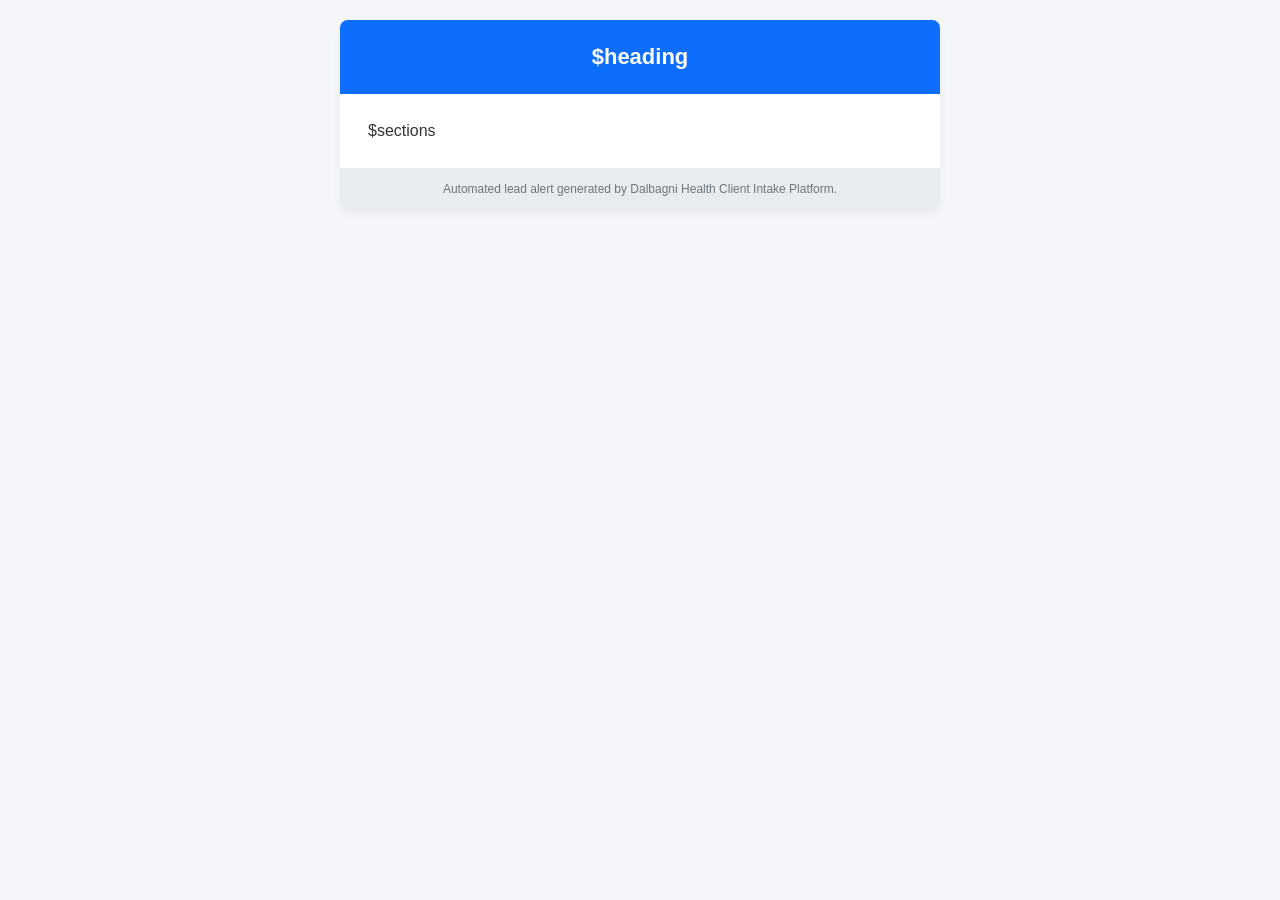
<file: backendJuanse/email_template.html>
<!DOCTYPE html>
<html>
<head>
    <meta charset="utf-8">
    <style>
        body { font-family: 'Helvetica Neue', Helvetica, Arial, sans-serif; background-color: #f4f6f9; margin: 0; padding: 20px; }
        .container { max-width: 600px; background: #ffffff; margin: 0 auto; border-radius: 8px; overflow: hidden; box-shadow: 0 4px 10px rgba(0,0,0,0.05); }
        .header { background-color: #0d6efd; color: #ffffff; padding: 24px; text-align: center; }
        .header h2 { margin: 0; font-size: 22px; font-weight: 600; }
        .content { padding: 28px; color: #333333; }
        .section-title { font-size: 12px; text-transform: uppercase; color: #6c757d; border-bottom: 2px solid #e9ecef; padding-bottom: 6px; margin-top: 20px; margin-bottom: 14px; font-weight: bold; letter-spacing: 0.5px; }
        .data-row { margin-bottom: 10px; font-size: 14px; line-height: 1.5; }
        .data-label { font-weight: bold; color: #495057; display: inline-block; width: 140px; }
        .data-value { color: #212529; }
        .data-value a { color: #0d6efd; text-decoration: none; }
        .box { background: #f8f9fa; border-left: 4px solid #0d6efd; padding: 14px; margin-top: 10px; font-size: 14px; color: #495057; border-radius: 0 4px 4px 0; }
        .footer { background: #e9ecef; text-align: center; padding: 14px; font-size: 12px; color: #6c757d; }
    </style>
</head>
<body>
    <div class="container">
        <div class="header">
            <h2>$heading</h2>
        </div>
        <div class="content">
            <!-- Sections and rows are generated in app.py (send_email_notification) -->
            $sections
        </div>
        <div class="footer">
            Automated lead alert generated by Dalbagni Health Client Intake Platform.
        </div>
    </div>
</body>
</html>
</file>
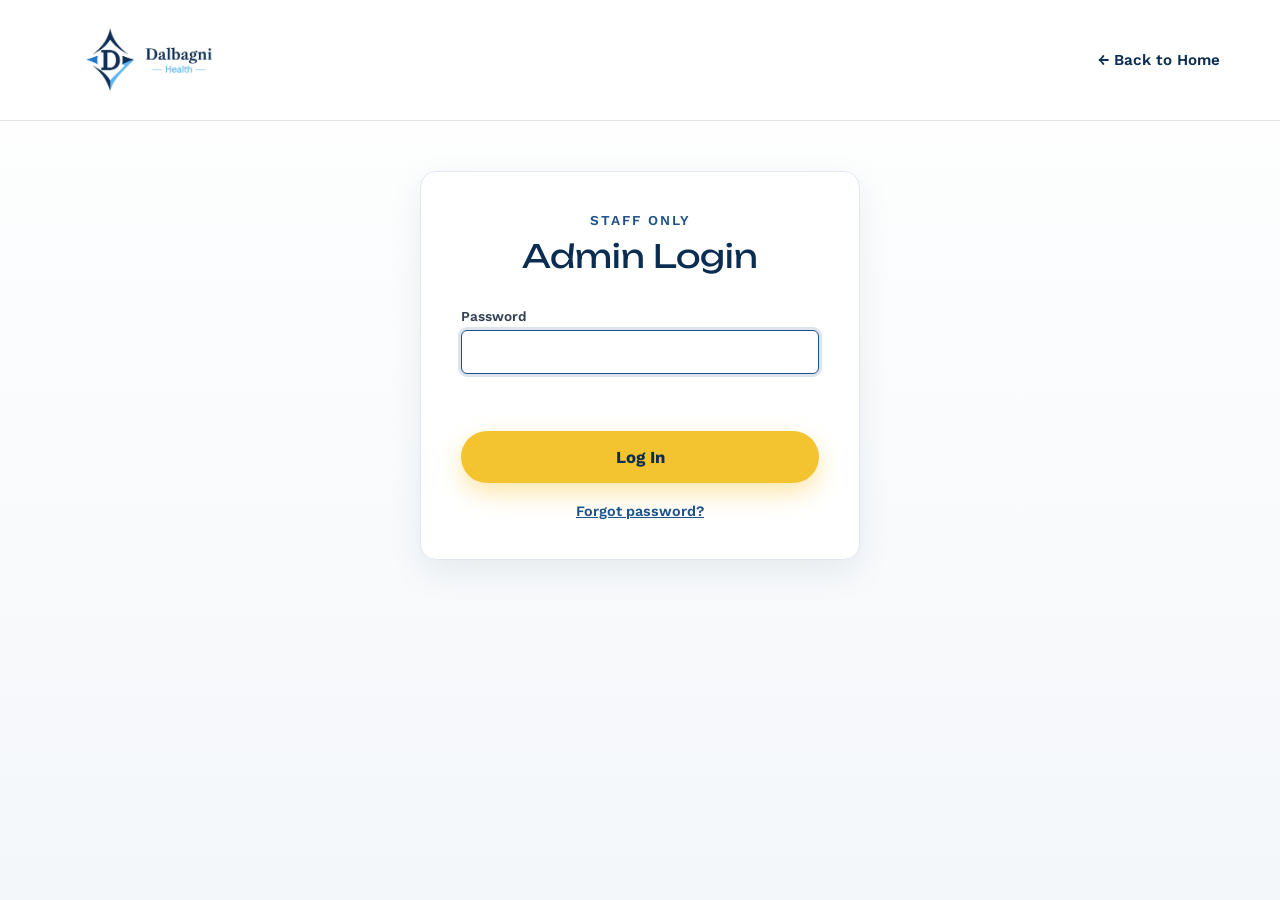
<file: frontendJuanse/admin.html>
<!DOCTYPE html>
<html lang="en">
<head>
    <meta charset="UTF-8">
    <meta name="viewport" content="width=device-width, initial-scale=1.0">
    <!-- Keep the admin page out of search results -->
    <meta name="robots" content="noindex, nofollow">
    <!-- Don't leak the reset link to other sites -->
    <meta name="referrer" content="no-referrer">
    <title>Admin Dashboard | Dalbagni Health</title>
    <link rel="stylesheet" href="style.css">
    <link rel="stylesheet" href="quote.css">
    <!-- Fonts: Work Sans (body, subheads) and Unbounded (H1s) -->
    <link rel="preconnect" href="https://fonts.googleapis.com">
    <link rel="preconnect" href="https://fonts.gstatic.com" crossorigin>
    <link href="https://fonts.googleapis.com/css2?family=Unbounded:wght@400&family=Work+Sans:wght@400;600;700&display=swap" rel="stylesheet">
    <link rel="icon" type="image/png" href="images/favicon.png">
    <link rel="apple-touch-icon" href="images/apple-touch-icon.png">
    <style>
        /* quote.css sets display on forms and buttons, which would otherwise override the hidden attribute */
        [hidden] {
            display: none !important;
        }

        .admin-login {
            max-width: 440px;
        }

        .admin-error {
            color: #e74c3c;
            font-size: 0.9rem;
            min-height: 1.2em;
            margin: 0;
        }

        .quote-header h1 .welcome-name {
            font-family: 'Unbounded', 'Work Sans', sans-serif;
            color: #1d5288;
            box-shadow: inset 0 -0.3em 0 rgba(244, 196, 48, 0.45);
        }

        .stats-grid {
            display: grid;
            grid-template-columns: repeat(2, 1fr);
            gap: 20px;
        }

        .stat-card {
            background-color: #f8fafc;
            border: 1px solid #e2e8f0;
            border-radius: 12px;
            padding: 24px;
        }

        .stat-card.highlight {
            background: linear-gradient(135deg, #0b2d52 0%, #1d5288 100%);
            border: none;
            color: #ffffff;
        }

        .stat-label {
            display: block;
            font-size: 0.85rem;
            font-weight: 600;
            text-transform: uppercase;
            letter-spacing: 1px;
            color: #64748b;
            margin-bottom: 8px;
        }

        .stat-card.highlight .stat-label {
            color: #f4c430;
        }

        .stat-value {
            font-family: 'Unbounded', 'Work Sans', sans-serif;
            font-size: 2.2rem;
            color: #0b2d52;
        }

        .stat-card.highlight .stat-value {
            color: #ffffff;
        }

        .dashboard-actions {
            display: flex;
            justify-content: space-between;
            align-items: center;
            gap: 16px;
            margin-top: 28px;
            flex-wrap: wrap;
        }

        .dashboard-buttons {
            display: flex;
            gap: 12px;
            flex-wrap: wrap;
        }

        .password-form {
            margin-top: 28px;
            padding-top: 28px;
            border-top: 1px solid #e2e8f0;
        }

        .password-form h3 {
            color: #0b2d52;
            font-size: 1.2rem;
        }

        .password-form .submit-quote-btn {
            padding: 10px 28px;
            font-size: 0.95rem;
        }

        .password-hint {
            font-size: 0.85rem;
            color: #64748b;
            margin: 0;
        }

        .forgot-hint {
            text-align: center;
            font-size: 0.9rem;
            margin: 20px 0 0;
        }

        .forgot-hint a {
            color: #1d5288;
            font-weight: 600;
        }

        .admin-error.success {
            color: #15803d;
        }

        .updated-at {
            font-size: 0.85rem;
            color: #64748b;
        }

        .btn-outline {
            background: none;
            border: 2px solid #0b2d52;
            color: #0b2d52;
            font-family: inherit;
            font-size: 0.95rem;
            font-weight: 600;
            padding: 10px 24px;
            border-radius: 50px;
            cursor: pointer;
            white-space: nowrap;
        }

        .btn-outline:hover {
            background-color: #0b2d52;
            color: #ffffff;
        }

        /* Testimonials */
        .section-hint {
            font-size: 0.9rem;
            color: #64748b;
            line-height: 1.5;
            margin-bottom: 4px;
        }

        .testimonial-item {
            background: #ffffff;
            border: 1px solid #e2e8f0;
            border-radius: 12px;
            padding: 16px 18px;
            margin-bottom: 10px;
        }

        .testimonial-item.is-published {
            border-color: #86efac;
            background-color: #f7fef9;
        }

        .testimonial-item-header {
            display: flex;
            justify-content: space-between;
            align-items: baseline;
            gap: 12px;
            flex-wrap: wrap;
        }

        .testimonial-item-name {
            font-weight: 600;
            color: #0b2d52;
        }

        .testimonial-item-meta {
            font-size: 0.8rem;
            color: #64748b;
        }

        .testimonial-item-text {
            white-space: pre-line;
            font-style: italic;
            color: #334155;
            line-height: 1.6;
            margin: 10px 0 12px;
            overflow-wrap: anywhere;
        }

        .testimonial-item-actions {
            display: flex;
            align-items: center;
            justify-content: space-between;
            gap: 12px;
            flex-wrap: wrap;
        }

        .publish-state {
            font-size: 0.75rem;
            font-weight: 600;
            text-transform: uppercase;
            letter-spacing: 0.5px;
            padding: 3px 10px;
            border-radius: 50px;
            background-color: #f1f5f9;
            color: #475569;
        }

        .is-published .publish-state {
            background-color: #dcfce7;
            color: #166534;
        }

        .testimonial-item-buttons {
            display: flex;
            gap: 10px;
            flex-wrap: wrap;
        }

        .btn-publish {
            font-size: 0.85rem;
            padding: 8px 18px;
        }

        /* Leads */
        .leads-section {
            margin-top: 28px;
            padding-top: 28px;
            border-top: 1px solid #e2e8f0;
        }

        .leads-title {
            font-size: 1.4rem;
            color: #0b2d52;
            margin-bottom: 16px;
        }

        .leads-search {
            display: grid;
            grid-template-columns: 1fr auto;
            gap: 12px;
        }

        .leads-search input,
        .leads-search select {
            font-family: inherit;
            font-size: 0.95rem;
            padding: 12px 14px;
            border: 1px solid #cbd5e1;
            border-radius: 50px;
            background-color: #ffffff;
            outline: none;
        }

        .leads-search input:focus,
        .leads-search select:focus {
            border-color: #1d5288;
            box-shadow: 0 0 0 3px rgba(29, 82, 136, 0.15);
        }

        .leads-status {
            font-size: 0.85rem;
            color: #64748b;
            margin: 14px 0 8px;
        }

        .leads-list {
            list-style: none;
            padding: 0;
            margin: 0;
        }

        .lead-row {
            display: grid;
            grid-template-columns: 1fr auto;
            gap: 4px 16px;
            width: 100%;
            text-align: left;
            font-family: inherit;
            background: #ffffff;
            border: 1px solid #e2e8f0;
            border-radius: 12px;
            padding: 14px 18px;
            margin-bottom: 10px;
            cursor: pointer;
            transition: border-color 0.2s ease, box-shadow 0.2s ease;
        }

        .lead-row:hover,
        .lead-row:focus-visible {
            border-color: #1d5288;
            box-shadow: 0 4px 14px rgba(11, 45, 82, 0.08);
            outline: none;
        }

        .lead-row-name {
            font-weight: 600;
            color: #0b2d52;
            font-size: 1rem;
        }

        .lead-row-contact {
            grid-column: 1 / -1;
            font-size: 0.85rem;
            color: #64748b;
            overflow-wrap: anywhere;
        }

        .lead-row-meta {
            font-size: 0.8rem;
            color: #64748b;
            text-align: right;
            white-space: nowrap;
        }

        .lead-badge {
            display: inline-block;
            font-size: 0.7rem;
            font-weight: 600;
            text-transform: uppercase;
            letter-spacing: 0.5px;
            padding: 3px 10px;
            border-radius: 50px;
            background-color: #e8f0f9;
            color: #1d5288;
        }

        .lead-badge.quote {
            background-color: #fdf3d3;
            color: #8a6500;
        }

        .lead-badge.testimonial {
            background-color: #dcfce7;
            color: #166534;
        }

        .lead-testimonial {
            white-space: pre-line;
            font-style: italic;
            line-height: 1.6;
            color: #334155;
            background-color: #f8fafc;
            border-left: 3px solid #f4c430;
            padding: 12px 16px;
            border-radius: 6px;
        }

        .leads-pager {
            display: flex;
            justify-content: space-between;
            align-items: center;
            gap: 12px;
            margin-top: 8px;
            font-size: 0.85rem;
            color: #64748b;
        }

        .leads-pager button:disabled {
            opacity: 0.4;
            cursor: default;
            background: none;
            color: #0b2d52;
        }

        /* Lead details pop-up */
        .lead-dialog {
            width: min(600px, calc(100% - 32px));
            max-height: calc(100% - 64px);
            margin: auto; /* style.css resets margins, which would pin the pop-up to the top-left */
            border: none;
            border-radius: 16px;
            padding: 0;
            box-shadow: 0 20px 50px rgba(11, 45, 82, 0.25);
        }

        .lead-dialog::backdrop {
            background: rgba(11, 45, 82, 0.45);
        }

        .lead-dialog-header {
            display: flex;
            justify-content: space-between;
            align-items: flex-start;
            gap: 16px;
            padding: 24px 28px 16px;
            border-bottom: 1px solid #e2e8f0;
        }

        .lead-dialog-header h2 {
            font-size: 1.4rem;
            color: #0b2d52;
            margin: 8px 0 4px;
            overflow-wrap: anywhere;
        }

        .lead-date {
            font-size: 0.85rem;
            color: #64748b;
        }

        .lead-close {
            background: none;
            border: none;
            font-size: 1.8rem;
            line-height: 1;
            color: #64748b;
            cursor: pointer;
            padding: 0 4px;
        }

        .lead-close:hover {
            color: #0b2d52;
        }

        .lead-dialog-footer {
            display: flex;
            align-items: center;
            justify-content: flex-end;
            gap: 12px;
            padding: 16px 24px;
            border-top: 1px solid #e2e8f0;
        }

        .lead-delete-status {
            font-size: 0.85rem;
            color: #842029;
        }

        .btn-danger {
            background: none;
            border: 2px solid #c0392b;
            color: #c0392b;
            font-family: inherit;
            font-size: 0.9rem;
            font-weight: 600;
            padding: 8px 20px;
            border-radius: 50px;
            cursor: pointer;
            white-space: nowrap;
        }

        .btn-danger:hover:not(:disabled) {
            background-color: #c0392b;
            color: #ffffff;
        }

        .btn-danger:disabled {
            opacity: 0.6;
            cursor: default;
        }

        .lead-body {
            padding: 8px 28px 28px;
        }

        .lead-body h3 {
            font-size: 0.8rem;
            text-transform: uppercase;
            letter-spacing: 1px;
            color: #64748b;
            margin: 20px 0 8px;
        }

        .lead-body dl {
            display: grid;
            grid-template-columns: 150px 1fr;
            gap: 8px 16px;
            margin: 0;
            font-size: 0.95rem;
        }

        .lead-body dt {
            color: #64748b;
        }

        .lead-body dd {
            margin: 0;
            color: #0f172a;
            overflow-wrap: anywhere;
            white-space: pre-wrap;
        }

        .lead-body a {
            color: #1d5288;
            font-weight: 600;
        }

        .lead-consent-text {
            font-size: 0.8rem;
            color: #64748b;
            line-height: 1.5;
        }

        @media screen and (max-width: 600px) {
            .leads-search {
                grid-template-columns: 1fr;
            }

            .lead-body dl {
                grid-template-columns: 1fr;
                gap: 2px;
            }

            .lead-body dd {
                margin-bottom: 8px;
            }

            .lead-dialog-header,
            .lead-body {
                padding-left: 20px;
                padding-right: 20px;
            }
        }

        @media screen and (max-width: 600px) {
            .stats-grid {
                grid-template-columns: 1fr;
            }

            .nav-actions {
                gap: 12px;
            }

            #logout-btn {
                padding: 8px 16px;
                font-size: 0.85rem;
            }
        }
    </style>
</head>
<body>

    <header class="navbar">
        <div class="nav-container">
            <a href="index.html" class="logo">
                <img src="images/logo.png" alt="Dalbagni Health Logo">
            </a>
            <div class="nav-actions">
                <button type="button" id="logout-btn" class="btn-outline" hidden>Log Out</button>
                <a href="index.html" class="back-link">← Back to Home</a>
            </div>
        </div>
    </header>

    <main class="quote-page-wrapper">

        <!-- Login -->
        <section id="login-view" class="quote-container admin-login">
            <div class="quote-header">
                <span class="subtitle">Staff Only</span>
                <h1>Admin Login</h1>
            </div>
            <form id="login-form" class="quote-form">
                <div class="form-group">
                    <label for="admin-password">Password</label>
                    <input type="password" id="admin-password" autocomplete="current-password" required>
                </div>
                <p id="login-error" class="admin-error" role="alert"></p>
                <button type="submit" class="submit-quote-btn">Log In</button>
            </form>
            <p class="forgot-hint"><a href="#" id="forgot-link">Forgot password?</a></p>
        </section>

        <!-- Forgot password: emails the owner a reset link -->
        <section id="forgot-view" class="quote-container admin-login" hidden>
            <div class="quote-header">
                <span class="subtitle">Staff Only</span>
                <h1>Forgot Password</h1>
                <p>We'll email a link to the owner's email address so you can choose a new password.</p>
            </div>
            <div class="quote-form">
                <p id="forgot-message" class="admin-error" role="alert"></p>
                <button type="button" id="send-reset-btn" class="submit-quote-btn">Send Reset Link</button>
            </div>
            <p class="forgot-hint"><a href="#" class="back-to-login">Back to login</a></p>
        </section>

        <!-- Reset password: opened from the emailed link (admin.html?reset=...) -->
        <section id="reset-view" class="quote-container admin-login" hidden>
            <div class="quote-header">
                <span class="subtitle">Staff Only</span>
                <h1>New Password</h1>
            </div>
            <form id="reset-form" class="quote-form">
                <div class="form-group">
                    <label for="reset-new-password">New Password</label>
                    <input type="password" id="reset-new-password" autocomplete="new-password" minlength="12" maxlength="128" required>
                </div>
                <div class="form-group">
                    <label for="reset-confirm-password">Confirm New Password</label>
                    <input type="password" id="reset-confirm-password" autocomplete="new-password" required>
                </div>
                <p class="password-hint">At least 12 characters. A short phrase is easy to remember and hard to guess.</p>
                <p id="reset-message" class="admin-error" role="alert"></p>
                <button type="submit" class="submit-quote-btn">Save New Password</button>
            </form>
            <p class="forgot-hint"><a href="#" class="back-to-login">Back to login</a></p>
        </section>

        <!-- Dashboard -->
        <section id="dashboard-view" class="quote-container" hidden>
            <div class="quote-header">
                <span class="subtitle" id="greeting">Welcome Back</span>
                <h1>Welcome, <span class="welcome-name">Juan Dalbagni</span></h1>
                <p>Here's how the website is doing.</p>
            </div>
            <div class="stats-grid">
                <div class="stat-card">
                    <span class="stat-label">Page Views</span>
                    <span class="stat-value" id="stat-pageviews">–</span>
                </div>
                <div class="stat-card highlight">
                    <span class="stat-label">Total Leads</span>
                    <span class="stat-value" id="stat-total">–</span>
                </div>
                <div class="stat-card">
                    <span class="stat-label">Quote Requests</span>
                    <span class="stat-value" id="stat-quotes">–</span>
                </div>
                <div class="stat-card">
                    <span class="stat-label">Contact Inquiries</span>
                    <span class="stat-value" id="stat-contacts">–</span>
                </div>
            </div>
            <div class="dashboard-actions">
                <span class="updated-at" id="updated-at"></span>
                <div class="dashboard-buttons">
                    <button type="button" id="show-password-btn" class="btn-outline">Change Password</button>
                    <button type="button" id="refresh-btn" class="btn-outline">Refresh</button>
                </div>
            </div>

            <!-- Change password -->
            <form id="password-form" class="quote-form password-form" hidden>
                <h3>Change Password</h3>
                <div class="form-group">
                    <label for="current-password">Current Password</label>
                    <input type="password" id="current-password" autocomplete="current-password" required>
                </div>
                <div class="form-row">
                    <div class="form-group">
                        <label for="new-password">New Password</label>
                        <input type="password" id="new-password" autocomplete="new-password" minlength="12" maxlength="128" required>
                    </div>
                    <div class="form-group">
                        <label for="confirm-password">Confirm New Password</label>
                        <input type="password" id="confirm-password" autocomplete="new-password" required>
                    </div>
                </div>
                <p class="password-hint">At least 12 characters. A short phrase is easy to remember and hard to guess.</p>
                <p id="password-message" class="admin-error" role="alert"></p>
                <div class="dashboard-buttons">
                    <button type="button" id="cancel-password-btn" class="btn-outline">Cancel</button>
                    <button type="submit" class="submit-quote-btn">Save Password</button>
                </div>
            </form>

            <!-- Testimonials: choose which ones appear on the homepage -->
            <div class="leads-section">
                <h2 class="leads-title">Testimonials</h2>
                <p class="section-hint">Published testimonials appear on the homepage with the person's first name and last initial (for example, "Maria R."). Their email is never shown.</p>
                <p class="leads-status" id="testimonials-status" role="status"></p>
                <ul class="leads-list" id="testimonials-list"></ul>
            </div>

            <!-- Leads: search past submissions -->
            <div class="leads-section">
                <h2 class="leads-title">Leads</h2>
                <form id="leads-search" class="leads-search" role="search">
                    <input type="search" id="leads-query" placeholder="Search by name, email or phone" aria-label="Search leads" maxlength="100">
                    <select id="leads-type" aria-label="Lead type">
                        <option value="">All leads</option>
                        <option value="quote">Quote requests</option>
                        <option value="contact">Contact inquiries</option>
                        <option value="testimonial">Testimonials</option>
                    </select>
                </form>
                <p id="leads-status" class="leads-status" role="status"></p>
                <ul id="leads-list" class="leads-list"></ul>
                <div id="leads-pager" class="leads-pager" hidden>
                    <button type="button" id="leads-prev" class="btn-outline">← Newer</button>
                    <span id="leads-page"></span>
                    <button type="button" id="leads-next" class="btn-outline">Older →</button>
                </div>
            </div>
        </section>

    </main>

    <!-- One lead's full submission -->
    <dialog id="lead-dialog" class="lead-dialog" aria-labelledby="lead-name">
        <div class="lead-dialog-header">
            <div>
                <span class="lead-badge" id="lead-type"></span>
                <h2 id="lead-name"></h2>
                <span class="lead-date" id="lead-date"></span>
            </div>
            <button type="button" class="lead-close" id="lead-close" aria-label="Close">×</button>
        </div>
        <div id="lead-body" class="lead-body"></div>
        <div class="lead-dialog-footer">
            <span class="lead-delete-status" id="lead-delete-status" role="status"></span>
            <button type="button" class="btn-danger" id="lead-delete">Delete Lead</button>
        </div>
    </dialog>

    <script src="config.js"></script>
    <script>
        // The password is kept only for this browser tab (cleared when the tab closes or on Log Out).
        // The backend checks it on every request, so nothing here is trusted on its own.
        const STORAGE_KEY = 'dalbagni-admin-password';

        const loginView = document.getElementById('login-view');
        const dashboardView = document.getElementById('dashboard-view');
        const loginForm = document.getElementById('login-form');
        const passwordInput = document.getElementById('admin-password');
        const loginError = document.getElementById('login-error');
        const logoutBtn = document.getElementById('logout-btn');
        const refreshBtn = document.getElementById('refresh-btn');

        function getSavedPassword() {
            try { return sessionStorage.getItem(STORAGE_KEY); } catch { return null; }
        }

        function savePassword(password) {
            try { sessionStorage.setItem(STORAGE_KEY, password); } catch { /* storage blocked: stay logged in until reload */ }
        }

        function clearPassword() {
            try { sessionStorage.removeItem(STORAGE_KEY); } catch { /* nothing saved */ }
        }

        // Shows one of the login / forgot / reset / dashboard cards
        function showView(view) {
            for (const section of document.querySelectorAll('main > section')) {
                section.hidden = section !== view;
            }
            logoutBtn.hidden = view !== dashboardView;
        }

        function showLogin(message = '', isSuccess = false) {
            showView(loginView);
            loginError.textContent = message;
            loginError.classList.toggle('success', isSuccess);
            passwordInput.value = '';
            passwordInput.focus();
        }

        function showDashboard(stats) {
            const format = (n) => Number(n || 0).toLocaleString('en-US');
            document.getElementById('stat-pageviews').textContent = format(stats.total_pageviews);
            document.getElementById('stat-total').textContent = format(stats.total_conversions);
            document.getElementById('stat-quotes').textContent = format(stats.quote_requests);
            document.getElementById('stat-contacts').textContent = format(stats.contact_inquiries);
            const hour = new Date().getHours();
            document.getElementById('greeting').textContent =
                hour < 12 ? 'Good Morning' : hour < 18 ? 'Good Afternoon' : 'Good Evening';
            document.getElementById('updated-at').textContent = `Updated ${new Date().toLocaleTimeString('en-US')}`;

            showView(dashboardView);
        }

        // GETs an admin API path. Returns the JSON, or throws an Error whose message is safe to show.
        async function adminRequest(path, password, method = 'GET', body) {
            const headers = { 'Authorization': `Bearer ${password}` };
            if (body !== undefined) headers['Content-Type'] = 'application/json';
            let response;
            try {
                response = await fetch(`${API_BASE_URL}${path}`, {
                    method,
                    headers,
                    body: body === undefined ? undefined : JSON.stringify(body)
                });
            } catch {
                throw new Error('Could not reach the server. Is the backend running?');
            }
            const data = await response.json().catch(() => ({}));
            if (!response.ok || !data.success) {
                const error = new Error(data.message || 'Something went wrong. Please try again.');
                error.status = response.status;
                throw error;
            }
            return data;
        }

        async function loadDashboard(password) {
            try {
                const stats = await adminRequest('/api/admin/stats', password);
                savePassword(password);
                showDashboard(stats);
                loadLeads();
                loadTestimonials();
            } catch (error) {
                if (error.status === 401 || error.status === 429) clearPassword();
                showLogin(error.message);
            }
        }

        loginForm.addEventListener('submit', async (e) => {
            e.preventDefault();
            const submitBtn = loginForm.querySelector('button[type="submit"]');
            submitBtn.disabled = true;
            submitBtn.textContent = 'Checking...';
            await loadDashboard(passwordInput.value);
            submitBtn.disabled = false;
            submitBtn.textContent = 'Log In';
        });

        refreshBtn.addEventListener('click', async () => {
            const password = getSavedPassword();
            if (!password) return showLogin('Please log in again.');
            refreshBtn.disabled = true;
            await loadDashboard(password);
            refreshBtn.disabled = false;
        });

        logoutBtn.addEventListener('click', () => {
            clearPassword();
            hidePasswordForm();
            clearLeads();
            showLogin();
        });

        // ---------- Change password ----------
        const passwordForm = document.getElementById('password-form');
        const passwordMessage = document.getElementById('password-message');
        const showPasswordBtn = document.getElementById('show-password-btn');

        function setPasswordMessage(text, isSuccess = false) {
            passwordMessage.textContent = text;
            passwordMessage.classList.toggle('success', isSuccess);
        }

        function hidePasswordForm() {
            passwordForm.reset();
            passwordForm.hidden = true;
            showPasswordBtn.hidden = false;
        }

        showPasswordBtn.addEventListener('click', () => {
            setPasswordMessage('');
            passwordForm.hidden = false;
            showPasswordBtn.hidden = true;
            document.getElementById('current-password').focus();
        });

        document.getElementById('cancel-password-btn').addEventListener('click', () => {
            hidePasswordForm();
            setPasswordMessage('');
        });

        passwordForm.addEventListener('submit', async (e) => {
            e.preventDefault();
            const current = document.getElementById('current-password').value;
            const newPassword = document.getElementById('new-password').value;
            const confirmPassword = document.getElementById('confirm-password').value;

            if (newPassword.length < 12) return setPasswordMessage('New password must be at least 12 characters.');
            if (newPassword !== confirmPassword) return setPasswordMessage("The new passwords don't match.");

            const saveBtn = passwordForm.querySelector('button[type="submit"]');
            saveBtn.disabled = true;
            saveBtn.textContent = 'Saving...';
            try {
                const response = await fetch(`${API_BASE_URL}/api/admin/change-password`, {
                    method: 'POST',
                    headers: { 'Content-Type': 'application/json', 'Authorization': `Bearer ${current}` },
                    body: JSON.stringify({ newPassword })
                });
                const data = await response.json().catch(() => ({}));
                if (response.ok && data.success) {
                    savePassword(newPassword);
                    hidePasswordForm();
                    setPasswordMessage('');
                    document.getElementById('updated-at').textContent = 'Password updated. Use your new password next time you log in.';
                } else if (response.status === 401) {
                    setPasswordMessage('Your current password is incorrect.');
                } else {
                    setPasswordMessage(data.message || 'Something went wrong. Please try again.');
                }
            } catch {
                setPasswordMessage('Could not reach the server. Is the backend running?');
            }
            saveBtn.disabled = false;
            saveBtn.textContent = 'Save Password';
        });

        // ---------- Forgot password ----------
        const forgotView = document.getElementById('forgot-view');
        const forgotMessage = document.getElementById('forgot-message');
        const sendResetBtn = document.getElementById('send-reset-btn');

        document.getElementById('forgot-link').addEventListener('click', (e) => {
            e.preventDefault();
            forgotMessage.textContent = '';
            forgotMessage.classList.remove('success');
            sendResetBtn.disabled = false;
            showView(forgotView);
        });

        document.querySelectorAll('.back-to-login').forEach((link) => {
            link.addEventListener('click', (e) => {
                e.preventDefault();
                showLogin();
            });
        });

        sendResetBtn.addEventListener('click', async () => {
            sendResetBtn.disabled = true;
            sendResetBtn.textContent = 'Sending...';
            let sent = false;
            try {
                const response = await fetch(`${API_BASE_URL}/api/admin/forgot-password`, {
                    method: 'POST',
                    headers: { 'Content-Type': 'application/json' },
                    // The emailed link comes back to this page
                    body: JSON.stringify({ pageUrl: window.location.origin + window.location.pathname })
                });
                const data = await response.json().catch(() => ({}));
                sent = response.ok && data.success;
                forgotMessage.textContent = sent
                    ? `${data.message} Check your inbox (and spam folder). The link expires in 30 minutes.`
                    : (data.message || 'Something went wrong. Please try again.');
            } catch {
                forgotMessage.textContent = 'Could not reach the server. Is the backend running?';
            }
            forgotMessage.classList.toggle('success', sent);
            sendResetBtn.textContent = 'Send Reset Link';
            // Stay disabled after a successful send so it isn't clicked repeatedly
            sendResetBtn.disabled = sent;
        });

        // ---------- Reset password (from the emailed link) ----------
        const resetForm = document.getElementById('reset-form');
        const resetMessage = document.getElementById('reset-message');
        const resetToken = new URLSearchParams(window.location.search).get('reset');

        if (resetToken) {
            // Remove the token from the address bar and history
            history.replaceState(null, '', window.location.pathname);
        }

        resetForm.addEventListener('submit', async (e) => {
            e.preventDefault();
            const newPassword = document.getElementById('reset-new-password').value;
            const confirmPassword = document.getElementById('reset-confirm-password').value;
            resetMessage.classList.remove('success');

            if (newPassword.length < 12) return (resetMessage.textContent = 'New password must be at least 12 characters.');
            if (newPassword !== confirmPassword) return (resetMessage.textContent = "The new passwords don't match.");

            const saveBtn = resetForm.querySelector('button[type="submit"]');
            saveBtn.disabled = true;
            saveBtn.textContent = 'Saving...';
            try {
                const response = await fetch(`${API_BASE_URL}/api/admin/reset-password`, {
                    method: 'POST',
                    headers: { 'Content-Type': 'application/json' },
                    body: JSON.stringify({ token: resetToken, newPassword })
                });
                const data = await response.json().catch(() => ({}));
                if (response.ok && data.success) {
                    resetForm.reset();
                    showLogin('Password updated. Log in with your new password.', true);
                } else {
                    resetMessage.textContent = data.message || 'Something went wrong. Please try again.';
                }
            } catch {
                resetMessage.textContent = 'Could not reach the server. Is the backend running?';
            }
            saveBtn.disabled = false;
            saveBtn.textContent = 'Save New Password';
        });

        // ---------- Leads ----------
        // Everything a visitor typed is shown with textContent, never innerHTML, so it can't run as code here.
        const leadsQuery = document.getElementById('leads-query');
        const leadsType = document.getElementById('leads-type');
        const leadsStatus = document.getElementById('leads-status');
        const leadsList = document.getElementById('leads-list');
        const leadsPager = document.getElementById('leads-pager');
        const leadsPrev = document.getElementById('leads-prev');
        const leadsNext = document.getElementById('leads-next');
        const leadDialog = document.getElementById('lead-dialog');
        const leadBody = document.getElementById('lead-body');
        let leadsPage = 1;
        let leadsRequest = 0; // ignore responses to searches that were replaced by a newer one

        function el(tag, className, text) {
            const node = document.createElement(tag);
            if (className) node.className = className;
            if (text !== undefined) node.textContent = text;
            return node;
        }

        function formatDate(iso, withTime = false) {
            const date = new Date(iso);
            if (isNaN(date)) return '';
            const options = { month: 'short', day: 'numeric', year: 'numeric' };
            if (withTime) Object.assign(options, { hour: 'numeric', minute: '2-digit' });
            return date.toLocaleString('en-US', options);
        }

        const BADGES = {
            'Quote Request': ['Quote', ' quote'],
            'Contact Inquiry': ['Contact', ''],
            'Testimonial': ['Testimonial', ' testimonial'],
        };

        function typeBadge(formType) {
            const [label, modifier] = BADGES[formType] || [formType || 'Lead', ''];
            return el('span', `lead-badge${modifier}`, label);
        }

        // Handles an error from adminRequest: a rejected password sends you back to login
        function handleAdminError(error, statusElement) {
            if (error.status === 401 || error.status === 429) {
                clearPassword();
                clearLeads();
                showLogin(error.message);
            } else {
                statusElement.textContent = error.message;
            }
        }

        const testimonialsList = document.getElementById('testimonials-list');
        const testimonialsStatus = document.getElementById('testimonials-status');

        async function loadTestimonials() {
            const password = getSavedPassword();
            if (!password) return;
            try {
                const { testimonials } = await adminRequest('/api/admin/testimonials', password);
                renderTestimonials(testimonials);
            } catch (error) {
                handleAdminError(error, testimonialsStatus);
            }
        }

        function renderTestimonials(testimonials) {
            testimonialsList.replaceChildren();
            if (!testimonials.length) {
                testimonialsStatus.textContent = 'No testimonials yet. They show up here when someone uses the form on the homepage.';
                return;
            }
            const waiting = testimonials.filter((t) => !t.published).length;
            testimonialsStatus.textContent = `${testimonials.length} testimonial${testimonials.length === 1 ? '' : 's'}, ${waiting} not published`;

            for (const t of testimonials) {
                const item = el('li', `testimonial-item${t.published ? ' is-published' : ''}`);
                const header = el('div', 'testimonial-item-header');
                header.append(
                    el('span', 'testimonial-item-name', t.name || '(no name)'),
                    el('span', 'testimonial-item-meta', `Shown as "${t.displayName}" · ${formatDate(t.submittedAt)}`)
                );

                const actions = el('div', 'testimonial-item-actions');
                const button = el('button', 'btn-outline btn-publish', t.published ? 'Remove from Homepage' : 'Publish on Homepage');
                button.type = 'button';
                button.addEventListener('click', () => setPublished(t, !t.published, button));
                const deleteButton = el('button', 'btn-danger', 'Delete');
                deleteButton.type = 'button';
                deleteButton.addEventListener('click', () => deleteTestimonial(t, deleteButton));
                const buttons = el('div', 'testimonial-item-buttons');
                buttons.append(deleteButton, button);
                actions.append(el('span', 'publish-state', t.published ? 'On homepage' : 'Not published'), buttons);

                item.append(header, el('p', 'testimonial-item-text', `"${t.testimonial}"`), actions);
                testimonialsList.append(item);
            }
        }

        async function setPublished(testimonial, published, button) {
            const password = getSavedPassword();
            if (!password) return showLogin('Please log in again.');
            button.disabled = true;
            try {
                await adminRequest(`/api/admin/testimonials/${encodeURIComponent(testimonial.id)}/publish`, password, 'POST', { published });
                await loadTestimonials();
            } catch (error) {
                button.disabled = false;
                handleAdminError(error, testimonialsStatus);
            }
        }

        async function deleteTestimonial(testimonial, button) {
            const who = testimonial.name || 'this testimonial';
            if (!confirm(`Permanently delete the testimonial from ${who}? This can't be undone.`)) return;
            const password = getSavedPassword();
            if (!password) return showLogin('Please log in again.');
            button.disabled = true;
            try {
                // Testimonials are stored with the leads, so the lead delete endpoint removes them
                await adminRequest(`/api/admin/leads/${encodeURIComponent(testimonial.id)}`, password, 'DELETE');
                await loadTestimonials();
                loadLeads(leadsPage);
            } catch (error) {
                button.disabled = false;
                handleAdminError(error, testimonialsStatus);
            }
        }

        function clearLeads() {
            testimonialsList.replaceChildren();
            testimonialsStatus.textContent = '';
            leadsList.replaceChildren();
            leadsStatus.textContent = '';
            leadsPager.hidden = true;
            leadsQuery.value = '';
            leadsType.value = '';
            leadsPage = 1;
            if (leadDialog.open) leadDialog.close();
        }

        async function loadLeads(page = 1) {
            const password = getSavedPassword();
            if (!password) return;
            const requestId = ++leadsRequest;
            leadsStatus.textContent = 'Loading...';

            const params = new URLSearchParams({ q: leadsQuery.value.trim(), type: leadsType.value, page });
            try {
                const data = await adminRequest(`/api/admin/leads?${params}`, password);
                if (requestId !== leadsRequest) return;
                leadsPage = data.page;
                renderLeads(data);
            } catch (error) {
                if (requestId === leadsRequest) handleAdminError(error, leadsStatus);
            }
        }

        function renderLeads({ leads, total, page, pages }) {
            leadsList.replaceChildren();
            const searching = leadsQuery.value.trim() || leadsType.value;
            if (total === 0) {
                leadsStatus.textContent = searching ? 'No leads match your search.' : 'No leads yet.';
            } else {
                const first = (page - 1) * 20 + 1;
                leadsStatus.textContent = `Showing ${first}–${first + leads.length - 1} of ${total.toLocaleString('en-US')} ${total === 1 ? 'lead' : 'leads'}`;
            }

            for (const lead of leads) {
                const row = el('button', 'lead-row');
                row.type = 'button';
                row.append(
                    el('span', 'lead-row-name', lead.name || '(no name)'),
                    el('span', 'lead-row-meta', formatDate(lead.submittedAt)),
                    el('span', 'lead-row-contact', [lead.phone, lead.email].filter(Boolean).join('  ·  '))
                );
                row.querySelector('.lead-row-meta').prepend(typeBadge(lead.formType), ' ');
                row.addEventListener('click', () => openLead(lead.id));
                const item = el('li');
                item.append(row);
                leadsList.append(item);
            }

            leadsPager.hidden = pages <= 1;
            leadsPrev.disabled = page <= 1;
            leadsNext.disabled = page >= pages;
            document.getElementById('leads-page').textContent = `Page ${page} of ${pages}`;
        }

        // Adds a label/value pair to a <dl>. href makes the value a link (tel:/mailto:).
        function addField(list, label, value, href) {
            if (value === undefined || value === null || value === '') return;
            const dd = el('dd');
            if (href) {
                const link = el('a', '', value);
                link.href = href;
                dd.append(link);
            } else {
                dd.textContent = value;
            }
            list.append(el('dt', '', label), dd);
        }

        function addSection(title, fields) {
            const list = el('dl');
            for (const [label, value, href] of fields) addField(list, label, value, href);
            if (!list.children.length) return;
            leadBody.append(el('h3', '', title), list);
        }

        async function openLead(id) {
            const password = getSavedPassword();
            if (!password) return showLogin('Please log in again.');
            try {
                const { lead } = await adminRequest(`/api/admin/leads/${encodeURIComponent(id)}`, password);
                showLead(lead);
            } catch (error) {
                handleAdminError(error, leadsStatus);
            }
        }

        let shownLead = null;
        const leadDeleteBtn = document.getElementById('lead-delete');
        const leadDeleteStatus = document.getElementById('lead-delete-status');

        function showLead(lead) {
            shownLead = lead;
            leadDeleteStatus.textContent = '';
            leadDeleteBtn.disabled = false;
            document.getElementById('lead-type').replaceWith(Object.assign(typeBadge(lead.formType), { id: 'lead-type' }));
            document.getElementById('lead-name').textContent = lead.name || '(no name)';
            document.getElementById('lead-date').textContent = `Submitted ${formatDate(lead.submittedAt, true)}`;
            leadBody.replaceChildren();

            const phoneDigits = String(lead.phone || '').replace(/\D/g, '');
            addSection('Contact', [
                ['Phone', lead.phone, phoneDigits ? `tel:+1${phoneDigits.slice(-10)}` : null],
                ['Email', lead.email, lead.email ? `mailto:${lead.email}` : null],
            ]);
            addSection('Details', [
                ['Needs help with', lead.service],
                ['ZIP code', lead.zipCode],
                ['Date of birth', lead.dob],
                ['Household income', lead.income],
                ['Heard about us', lead.referralSource],
                ['Notes', lead.details],
            ]);

            const consent = lead.consent;
            if (consent && typeof consent === 'object') {
                addSection('Consent to be contacted', [
                    ['Agreed', consent.agreed ? 'Yes' : 'No'],
                    ['When', formatDate(consent.submittedAt, true)],
                    ['IP address', consent.ipAddress],
                ]);
                if (consent.text) leadBody.append(el('p', 'lead-consent-text', consent.text));
            }

            if (lead.testimonial) {
                leadBody.append(el('h3', '', 'Testimonial'), el('p', 'lead-testimonial', lead.testimonial));
            }

            const publish = lead.publishConsent;
            if (publish && typeof publish === 'object') {
                addSection('Permission to publish', [
                    ['Agreed', publish.agreed ? 'Yes' : 'No'],
                    ['When', formatDate(publish.submittedAt, true)],
                    ['IP address', publish.ipAddress],
                ]);
                if (publish.text) leadBody.append(el('p', 'lead-consent-text', publish.text));
            }

            leadDialog.showModal();
        }

        document.getElementById('lead-close').addEventListener('click', () => leadDialog.close());

        leadDeleteBtn.addEventListener('click', async () => {
            if (!shownLead) return;
            const who = shownLead.name || 'this lead';
            if (!confirm(`Permanently delete ${who}? This can't be undone.`)) return;

            const password = getSavedPassword();
            if (!password) return showLogin('Please log in again.');
            leadDeleteBtn.disabled = true;
            try {
                await adminRequest(`/api/admin/leads/${encodeURIComponent(shownLead.id)}`, password, 'DELETE');
                leadDialog.close();
                showDashboard(await adminRequest('/api/admin/stats', password));
                loadLeads(leadsPage);
                loadTestimonials();
            } catch (error) {
                if (error.status === 401 || error.status === 429) {
                    leadDialog.close();
                    return handleAdminError(error, leadsStatus);
                }
                leadDeleteStatus.textContent = error.message;
                leadDeleteBtn.disabled = false;
            }
        });
        // Clicking the dark area outside the pop-up closes it
        leadDialog.addEventListener('click', (e) => {
            if (e.target === leadDialog) leadDialog.close();
        });

        let searchTimer;
        leadsQuery.addEventListener('input', () => {
            clearTimeout(searchTimer);
            searchTimer = setTimeout(() => loadLeads(1), 300);
        });
        document.getElementById('leads-search').addEventListener('submit', (e) => {
            e.preventDefault();
            clearTimeout(searchTimer);
            loadLeads(1);
        });
        leadsType.addEventListener('change', () => loadLeads(1));
        leadsPrev.addEventListener('click', () => loadLeads(leadsPage - 1));
        leadsNext.addEventListener('click', () => loadLeads(leadsPage + 1));

        const saved = getSavedPassword();
        if (resetToken) {
            showView(document.getElementById('reset-view'));
            document.getElementById('reset-new-password').focus();
        } else if (saved) {
            loadDashboard(saved);
        } else {
            passwordInput.focus();
        }
    </script>
</body>
</html>
</file>
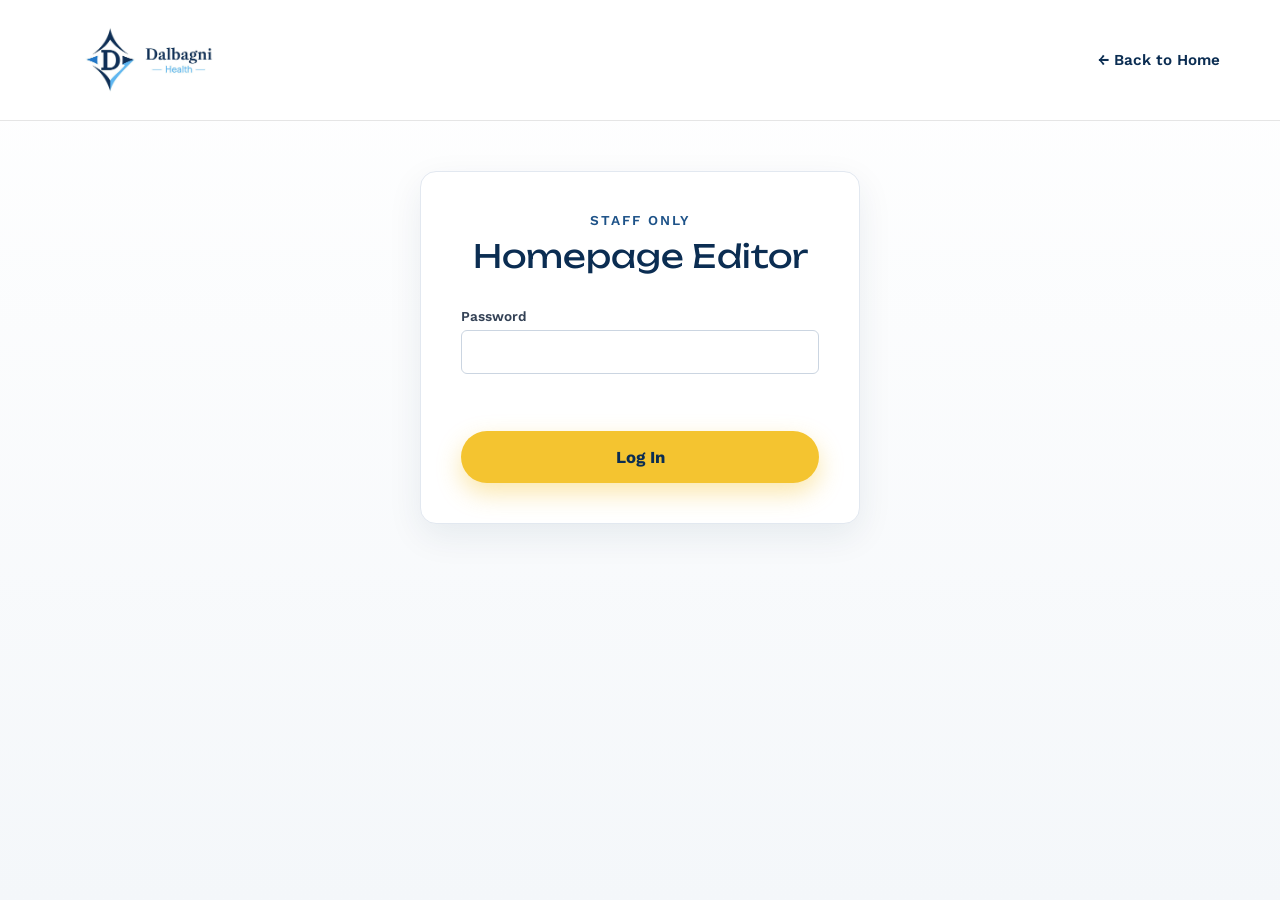
<file: frontendJuanse/editor.html>
<!DOCTYPE html>
<html lang="en">
<head>
    <meta charset="UTF-8">
    <meta name="viewport" content="width=device-width, initial-scale=1.0">
    <!-- Keep the editor out of search results -->
    <meta name="robots" content="noindex, nofollow">
    <title>Homepage Editor | Dalbagni Health</title>
    <link rel="stylesheet" href="style.css">
    <link rel="stylesheet" href="quote.css">
    <link rel="preconnect" href="https://fonts.googleapis.com">
    <link rel="preconnect" href="https://fonts.gstatic.com" crossorigin>
    <link href="https://fonts.googleapis.com/css2?family=Unbounded:wght@400&family=Work+Sans:wght@400;600;700&display=swap" rel="stylesheet">
    <link rel="icon" type="image/png" href="images/favicon.png">
    <link rel="apple-touch-icon" href="images/apple-touch-icon.png">
    <style>
        /* quote.css sets display on forms and buttons, which would otherwise override the hidden attribute */
        [hidden] {
            display: none !important;
        }

        .editor-login {
            max-width: 440px;
        }

        .editor-main {
            max-width: 980px;
            padding-bottom: 110px;
        }

        .editor-error {
            color: #e74c3c;
            font-size: 0.9rem;
            min-height: 1.2em;
            margin: 0;
        }

        .btn-outline {
            background: none;
            border: 2px solid #0b2d52;
            color: #0b2d52;
            font-family: inherit;
            font-size: 0.95rem;
            font-weight: 600;
            padding: 10px 24px;
            border-radius: 50px;
            cursor: pointer;
            white-space: nowrap;
            text-decoration: none;
        }

        .btn-outline:hover {
            background-color: #0b2d52;
            color: #ffffff;
        }

        .editor-tips {
            background-color: #f8fafc;
            border: 1px solid #e2e8f0;
            border-radius: 10px;
            padding: 14px 18px;
            font-size: 0.9rem;
            color: #475569;
            line-height: 1.6;
            margin-bottom: 24px;
        }

        .editor-tips code {
            background-color: #e2e8f0;
            border-radius: 4px;
            padding: 1px 5px;
        }

        .editor-group {
            border: 1px solid #e2e8f0;
            border-radius: 12px;
            margin-bottom: 14px;
            background-color: #ffffff;
        }

        .editor-group summary {
            cursor: pointer;
            padding: 16px 20px;
            font-weight: 600;
            font-size: 1.05rem;
            color: #0b2d52;
            list-style-position: inside;
        }

        .editor-group summary .edited-count {
            font-size: 0.8rem;
            font-weight: 600;
            color: #8a6500;
            margin-left: 8px;
        }

        .editor-group-body {
            padding: 4px 20px 20px;
        }

        .editor-field {
            padding: 14px 0;
            border-top: 1px solid #f1f5f9;
        }

        .editor-field-header {
            display: flex;
            justify-content: space-between;
            align-items: center;
            gap: 10px;
            margin-bottom: 8px;
        }

        .editor-field-label {
            font-size: 0.9rem;
            font-weight: 600;
            color: #334155;
        }

        .editor-field.is-edited .editor-field-label::after {
            content: "Edited";
            font-size: 0.7rem;
            font-weight: 600;
            text-transform: uppercase;
            letter-spacing: 0.5px;
            color: #8a6500;
            background-color: #fdf3d3;
            border-radius: 50px;
            padding: 2px 8px;
            margin-left: 8px;
        }

        .editor-reset {
            background: none;
            border: none;
            color: #1d5288;
            font-family: inherit;
            font-size: 0.8rem;
            font-weight: 600;
            cursor: pointer;
            text-decoration: underline;
            padding: 0;
        }

        .editor-langs {
            display: grid;
            grid-template-columns: 1fr 1fr;
            gap: 12px;
        }

        .editor-langs label {
            display: block;
            font-size: 0.75rem;
            font-weight: 600;
            color: #64748b;
            text-transform: uppercase;
            letter-spacing: 0.5px;
            margin-bottom: 4px;
        }

        .editor-langs textarea,
        .font-row select {
            width: 100%;
            font-family: inherit;
            font-size: 0.95rem;
            line-height: 1.5;
            padding: 10px 12px;
            border: 1px solid #cbd5e1;
            border-radius: 8px;
            background-color: #ffffff;
            resize: vertical;
            outline: none;
        }

        .editor-langs textarea:focus,
        .font-row select:focus {
            border-color: #1d5288;
            box-shadow: 0 0 0 3px rgba(29, 82, 136, 0.15);
        }

        .font-row {
            display: grid;
            grid-template-columns: 200px 1fr;
            gap: 8px 16px;
            align-items: center;
            padding: 12px 0;
            border-top: 1px solid #f1f5f9;
        }

        .font-sample {
            grid-column: 2;
            font-size: 1.3rem;
            color: #0b2d52;
            overflow-wrap: anywhere;
        }

        .save-bar {
            position: fixed;
            left: 0;
            right: 0;
            bottom: 0;
            background-color: #ffffff;
            border-top: 1px solid #e2e8f0;
            box-shadow: 0 -6px 20px rgba(11, 45, 82, 0.08);
            padding: 14px 20px;
            z-index: 50;
        }

        .save-bar-inner {
            max-width: 980px;
            margin: 0 auto;
            display: flex;
            align-items: center;
            justify-content: space-between;
            gap: 12px;
            flex-wrap: wrap;
        }

        .save-status {
            font-size: 0.9rem;
            color: #64748b;
        }

        .save-status.unsaved {
            color: #8a6500;
            font-weight: 600;
        }

        .save-status.error {
            color: #c0392b;
        }

        .save-bar-buttons {
            display: flex;
            gap: 10px;
        }

        .save-bar .submit-quote-btn {
            width: auto;
            margin: 0;
            padding: 12px 28px;
        }

        @media screen and (max-width: 700px) {
            .editor-langs,
            .font-row {
                grid-template-columns: 1fr;
            }

            .font-sample {
                grid-column: 1;
            }

            .save-bar-buttons {
                width: 100%;
            }

            .save-bar-buttons > * {
                flex: 1;
                text-align: center;
            }
        }
    </style>
</head>
<body>

    <header class="navbar">
        <div class="nav-container">
            <a href="index.html" class="logo">
                <img src="images/logo.png" alt="Dalbagni Health Logo">
            </a>
            <div class="nav-actions">
                <button type="button" id="logout-btn" class="btn-outline" hidden>Log Out</button>
                <a href="index.html" class="back-link">← Back to Home</a>
            </div>
        </div>
    </header>

    <main class="quote-page-wrapper">

        <!-- Login -->
        <section id="login-view" class="quote-container editor-login">
            <div class="quote-header">
                <span class="subtitle">Staff Only</span>
                <h1>Homepage Editor</h1>
            </div>
            <form id="login-form" class="quote-form">
                <div class="form-group">
                    <label for="editor-password">Password</label>
                    <input type="password" id="editor-password" autocomplete="current-password" required>
                </div>
                <p id="login-error" class="editor-error" role="alert"></p>
                <button type="submit" class="submit-quote-btn">Log In</button>
            </form>
        </section>

        <!-- Editor -->
        <section id="editor-view" class="quote-container editor-main" hidden>
            <div class="quote-header">
                <span class="subtitle">Homepage Editor</span>
                <h1>Edit the Homepage</h1>
                <p>Change the text and fonts on dalbagnihealth.com. Nothing changes on the site until you click Save.</p>
            </div>

            <div class="editor-tips">
                <strong>Tips:</strong> Every text has an English and a Spanish box, so update both.
                Press Enter for a new line. Put two asterisks around words to make them bold: <code>**31+ states**</code>.
                "Reset" puts a text back to the original. Changes show on the homepage within about a minute.
            </div>

            <details class="editor-group" open>
                <summary>Fonts</summary>
                <div class="editor-group-body" id="font-fields"></div>
            </details>

            <div id="text-groups"></div>
            <p id="editor-load-error" class="editor-error" role="alert"></p>
        </section>
    </main>

    <div class="save-bar" id="save-bar" hidden>
        <div class="save-bar-inner">
            <span class="save-status" id="save-status" role="status">All changes saved</span>
            <div class="save-bar-buttons">
                <a href="index.html" target="_blank" rel="noopener" class="btn-outline">View Homepage</a>
                <button type="button" id="save-btn" class="submit-quote-btn">Save Changes</button>
            </div>
        </div>
    </div>

    <script src="config.js"></script>
    <script>
        // The password is kept only for this browser tab (cleared when the tab closes or on Log Out).
        const STORAGE_KEY = 'dalbagni-editor-password';
        const FONT_ROLES = [
            ['display', 'Top headline', 'Helping Families and Communities'],
            ['heading', 'Section headings', 'Health coverage built around your life'],
            ['body', 'Body text and buttons', 'Personal plans matched to your health needs and your budget.'],
        ];

        const loginView = document.getElementById('login-view');
        const editorView = document.getElementById('editor-view');
        const loginForm = document.getElementById('login-form');
        const loginError = document.getElementById('login-error');
        const logoutBtn = document.getElementById('logout-btn');
        const saveBar = document.getElementById('save-bar');
        const saveBtn = document.getElementById('save-btn');
        const saveStatus = document.getElementById('save-status');
        const fontFields = document.getElementById('font-fields');
        const textGroups = document.getElementById('text-groups');

        let fields = [];        // { key, defaults: {en, es}, inputs: {en, es}, row }
        let fontSelects = {};   // role -> <select>
        let savedState = '';    // what the server has, to know if there are unsaved changes

        function getSavedPassword() {
            try { return sessionStorage.getItem(STORAGE_KEY); } catch { return null; }
        }

        function savePassword(password) {
            try { sessionStorage.setItem(STORAGE_KEY, password); } catch { /* storage blocked: stay logged in until reload */ }
        }

        function clearPassword() {
            try { sessionStorage.removeItem(STORAGE_KEY); } catch { /* nothing to clear */ }
        }

        function el(tag, className, text) {
            const node = document.createElement(tag);
            if (className) node.className = className;
            if (text !== undefined) node.textContent = text;
            return node;
        }

        async function editorRequest(method, password, body) {
            const headers = { 'Authorization': `Bearer ${password}` };
            if (body !== undefined) headers['Content-Type'] = 'application/json';
            let response;
            try {
                response = await fetch(`${API_BASE_URL}/api/editor/content`, {
                    method,
                    headers,
                    body: body === undefined ? undefined : JSON.stringify(body)
                });
            } catch {
                throw new Error('Could not reach the server. Please check your connection.');
            }
            const data = await response.json().catch(() => ({}));
            if (!response.ok || !data.success) {
                const error = new Error(data.message || 'Something went wrong. Please try again.');
                error.status = response.status;
                throw error;
            }
            return data;
        }

        function showLogin(message) {
            editorView.hidden = true;
            saveBar.hidden = true;
            logoutBtn.hidden = true;
            loginView.hidden = false;
            loginError.textContent = message || '';
        }

        // The homepage's own text (in data-en / data-es) as editor text: <br> -> new line, <strong> -> **bold**
        function htmlToEditable(html) {
            const text = (html || '')
                .replace(/<br\s*\/?>/gi, '\n')
                .replace(/<strong>(.*?)<\/strong>/gi, '**$1**')
                .replace(/<[^>]+>/g, '');
            const decoder = document.createElement('textarea');
            decoder.innerHTML = text;
            return normalize(decoder.value);
        }

        function normalize(text) {
            return text.split('\n').map((line) => line.replace(/\s+/g, ' ').trim()).join('\n').trim();
        }

        // Reads the editable fields straight from index.html, so the editor always matches the homepage
        async function loadHomepageFields() {
            const response = await fetch('index.html', { cache: 'no-store' });
            if (!response.ok) throw new Error('Could not load the homepage.');
            const page = new DOMParser().parseFromString(await response.text(), 'text/html');
            return [...page.querySelectorAll('[data-edit-section]')].map((section) => ({
                name: section.dataset.editSection,
                fields: [...section.querySelectorAll('[data-edit]')].map((node) => ({
                    key: node.dataset.edit,
                    label: node.dataset.editLabel || node.dataset.edit,
                    defaults: { en: htmlToEditable(node.dataset.en), es: htmlToEditable(node.dataset.es) },
                })),
            })).filter((section) => section.fields.length);
        }

        function sizeTextarea(textarea) {
            textarea.rows = Math.min(8, Math.max(1, Math.ceil(textarea.value.length / 48) + textarea.value.split('\n').length - 1));
        }

        function renderFonts(content) {
            fontFields.replaceChildren();
            fontSelects = {};
            // Load every font option so the samples show what each one looks like
            const families = content.fontOptions.filter((f) => f.google).map((f) => `family=${f.google}`).join('&');
            const link = document.createElement('link');
            link.rel = 'stylesheet';
            link.href = `https://fonts.googleapis.com/css2?${families}&display=swap`;
            document.head.append(link);

            for (const [role, label, sampleText] of FONT_ROLES) {
                const row = el('div', 'font-row');
                const select = el('select');
                select.id = `font-${role}`;
                for (const option of content.fontOptions) {
                    const isDefault = content.defaultFonts[role] === option.name;
                    const node = el('option', '', isDefault ? `${option.name} (original)` : option.name);
                    node.value = option.name;
                    select.append(node);
                }
                select.value = content.fonts[role];
                const name = el('label', 'editor-field-label', label);
                name.htmlFor = select.id;
                const sample = el('div', 'font-sample', sampleText);
                const updateSample = () => {
                    const option = content.fontOptions.find((f) => f.name === select.value);
                    sample.style.fontFamily = option ? option.stack : '';
                    updateSaveStatus();
                };
                select.addEventListener('change', updateSample);
                row.append(name, select, sample);
                fontFields.append(row);
                fontSelects[role] = select;
                updateSample();
            }
        }

        function renderTexts(sections, saved) {
            textGroups.replaceChildren();
            fields = [];
            sections.forEach((section) => {
                const group = el('details', 'editor-group');
                const summary = el('summary', '', section.name);
                const count = el('span', 'edited-count');
                summary.append(count);
                const body = el('div', 'editor-group-body');

                const groupFields = section.fields.map((field) => {
                    const row = el('div', 'editor-field');
                    const header = el('div', 'editor-field-header');
                    const reset = el('button', 'editor-reset', 'Reset');
                    reset.type = 'button';
                    header.append(el('span', 'editor-field-label', field.label), reset);

                    const langs = el('div', 'editor-langs');
                    const inputs = {};
                    for (const [lang, langLabel] of [['en', 'English'], ['es', 'Español']]) {
                        const wrap = el('div');
                        const textarea = el('textarea');
                        textarea.id = `field-${field.key}-${lang}`;
                        textarea.maxLength = 2000;
                        textarea.value = (saved[field.key] && saved[field.key][lang]) || field.defaults[lang];
                        const name = el('label', '', langLabel);
                        name.htmlFor = textarea.id;
                        sizeTextarea(textarea);
                        textarea.addEventListener('input', () => {
                            sizeTextarea(textarea);
                            refreshField(entry);
                        });
                        wrap.append(name, textarea);
                        langs.append(wrap);
                        inputs[lang] = textarea;
                    }
                    row.append(header, langs);
                    body.append(row);

                    const entry = { ...field, inputs, row, count, groupFields: null };
                    reset.addEventListener('click', () => {
                        for (const lang of ['en', 'es']) {
                            inputs[lang].value = field.defaults[lang];
                            sizeTextarea(inputs[lang]);
                        }
                        refreshField(entry);
                    });
                    fields.push(entry);
                    return entry;
                });
                groupFields.forEach((entry) => { entry.groupFields = groupFields; });

                group.append(summary, body);
                textGroups.append(group);
                groupFields.forEach(refreshField);
            });
        }

        function isEdited(field, lang) {
            return normalize(field.inputs[lang].value) !== field.defaults[lang];
        }

        function refreshField(field) {
            field.row.classList.toggle('is-edited', isEdited(field, 'en') || isEdited(field, 'es'));
            const edited = field.groupFields.filter((f) => f.row.classList.contains('is-edited')).length;
            field.count.textContent = edited ? `${edited} edited` : '';
            updateSaveStatus();
        }

        // Only texts that differ from the homepage's original are saved
        function collectChanges() {
            const texts = {};
            for (const field of fields) {
                const entry = {};
                for (const lang of ['en', 'es']) {
                    if (isEdited(field, lang)) entry[lang] = field.inputs[lang].value.trim();
                }
                if (Object.keys(entry).length) texts[field.key] = entry;
            }
            const fonts = {};
            for (const [role, select] of Object.entries(fontSelects)) fonts[role] = select.value;
            return { texts, fonts };
        }

        function hasUnsavedChanges() {
            return fields.length > 0 && JSON.stringify(collectChanges()) !== savedState;
        }

        function updateSaveStatus(message, kind) {
            if (message) {
                saveStatus.textContent = message;
                saveStatus.className = `save-status ${kind || ''}`;
                return;
            }
            const unsaved = hasUnsavedChanges();
            saveStatus.textContent = unsaved ? 'You have unsaved changes' : 'All changes saved';
            saveStatus.className = `save-status${unsaved ? ' unsaved' : ''}`;
        }

        async function openEditor(password) {
            const content = await editorRequest('GET', password);
            savePassword(password);
            loginView.hidden = true;
            editorView.hidden = false;
            saveBar.hidden = false;
            logoutBtn.hidden = false;
            document.getElementById('editor-load-error').textContent = '';
            try {
                const sections = await loadHomepageFields();
                renderFonts(content);
                renderTexts(sections, content.texts || {});
                savedState = JSON.stringify(collectChanges());
                updateSaveStatus();
            } catch (error) {
                document.getElementById('editor-load-error').textContent = error.message;
            }
        }

        loginForm.addEventListener('submit', async (e) => {
            e.preventDefault();
            const password = document.getElementById('editor-password').value;
            loginError.textContent = '';
            try {
                await openEditor(password);
                loginForm.reset();
            } catch (error) {
                clearPassword();
                showLogin(error.message);
            }
        });

        saveBtn.addEventListener('click', async () => {
            const password = getSavedPassword();
            if (!password) return showLogin('Please log in again.');
            const changes = collectChanges();
            saveBtn.disabled = true;
            updateSaveStatus('Saving...');
            try {
                await editorRequest('PUT', password, changes);
                savedState = JSON.stringify(changes);
                updateSaveStatus('Saved! The homepage updates within about a minute.');
            } catch (error) {
                if (error.status === 401 || error.status === 429) {
                    clearPassword();
                    return showLogin(error.message);
                }
                updateSaveStatus(error.message, 'error');
            } finally {
                saveBtn.disabled = false;
            }
        });

        logoutBtn.addEventListener('click', () => {
            if (hasUnsavedChanges() && !confirm('You have unsaved changes. Log out anyway?')) return;
            clearPassword();
            fields = [];
            textGroups.replaceChildren();
            fontFields.replaceChildren();
            showLogin();
        });

        // Warn before leaving the page with unsaved changes
        window.addEventListener('beforeunload', (e) => {
            if (hasUnsavedChanges()) e.preventDefault();
        });

        // Stay logged in on refresh within the same tab
        const existingPassword = getSavedPassword();
        if (existingPassword) {
            openEditor(existingPassword).catch((error) => {
                clearPassword();
                showLogin(error.status === 401 || error.status === 429 ? 'Please log in again.' : error.message);
            });
        }
    </script>
</body>
</html>
</file>
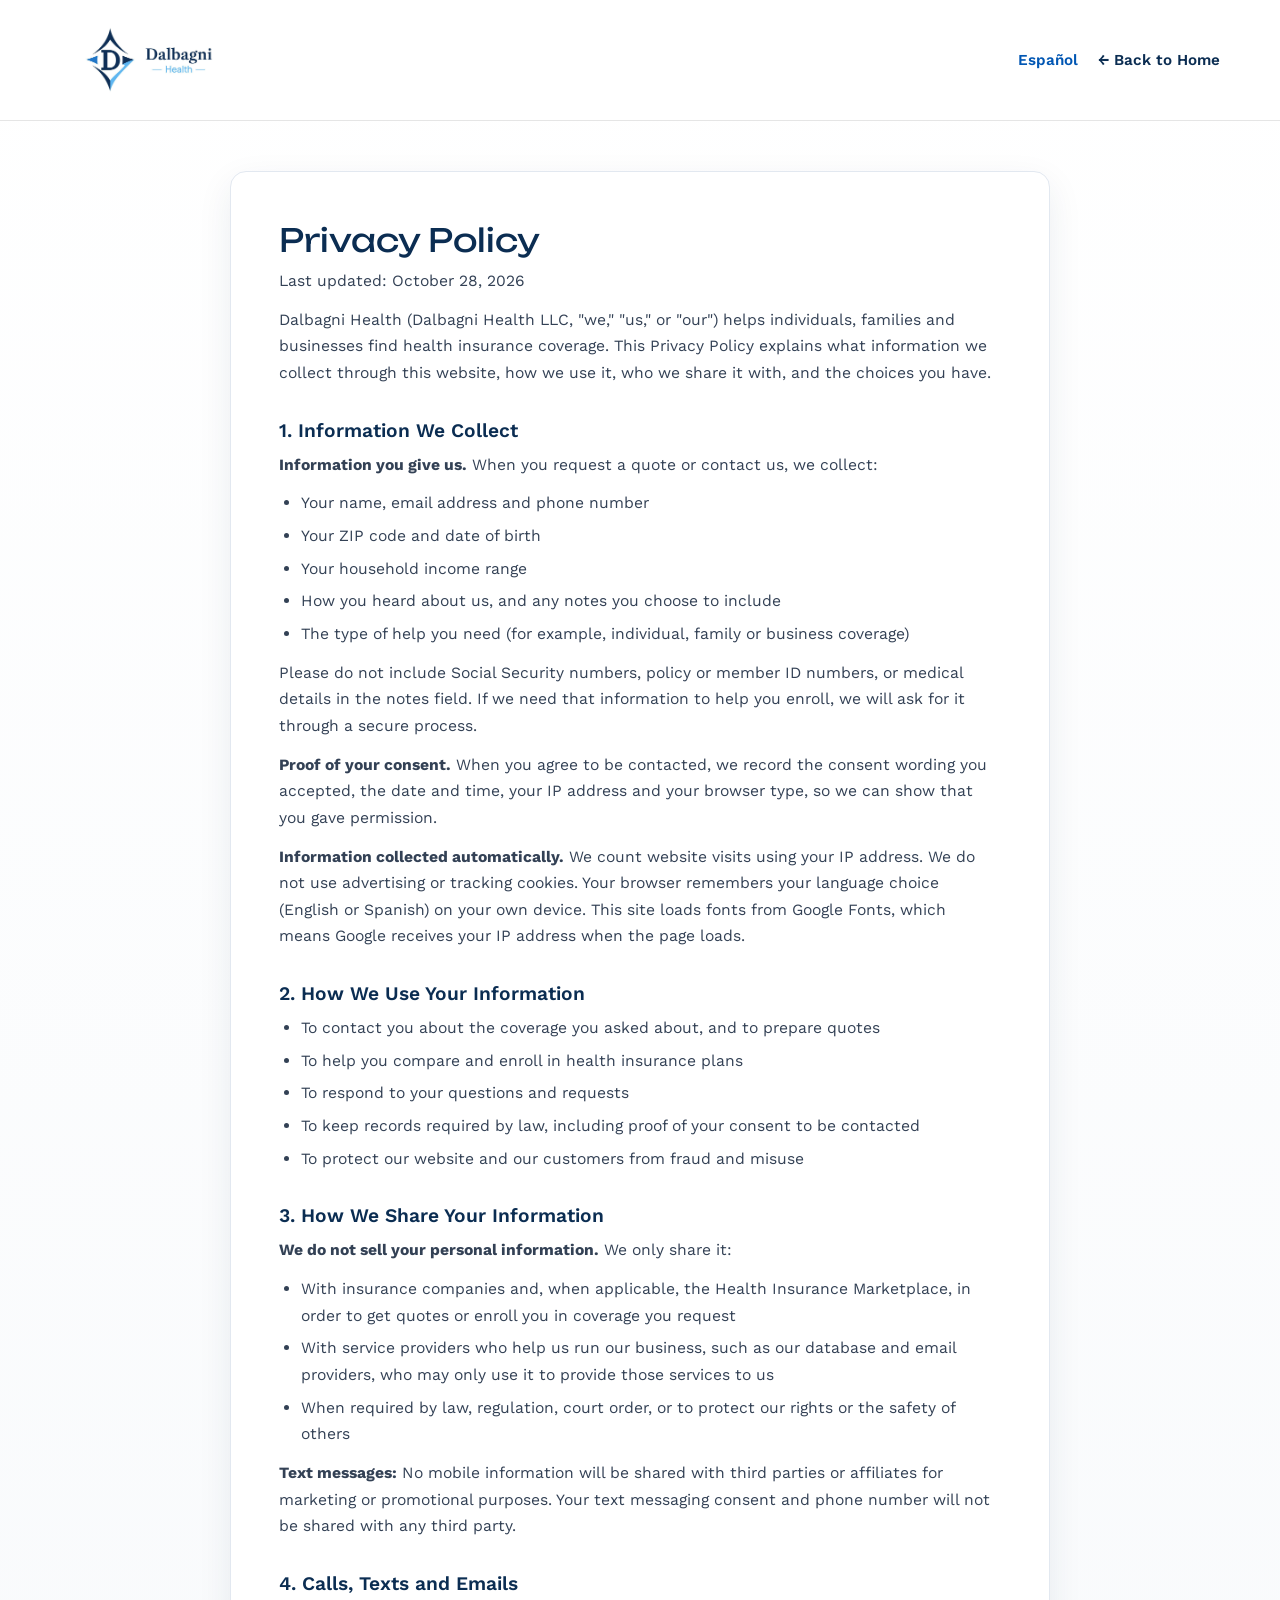
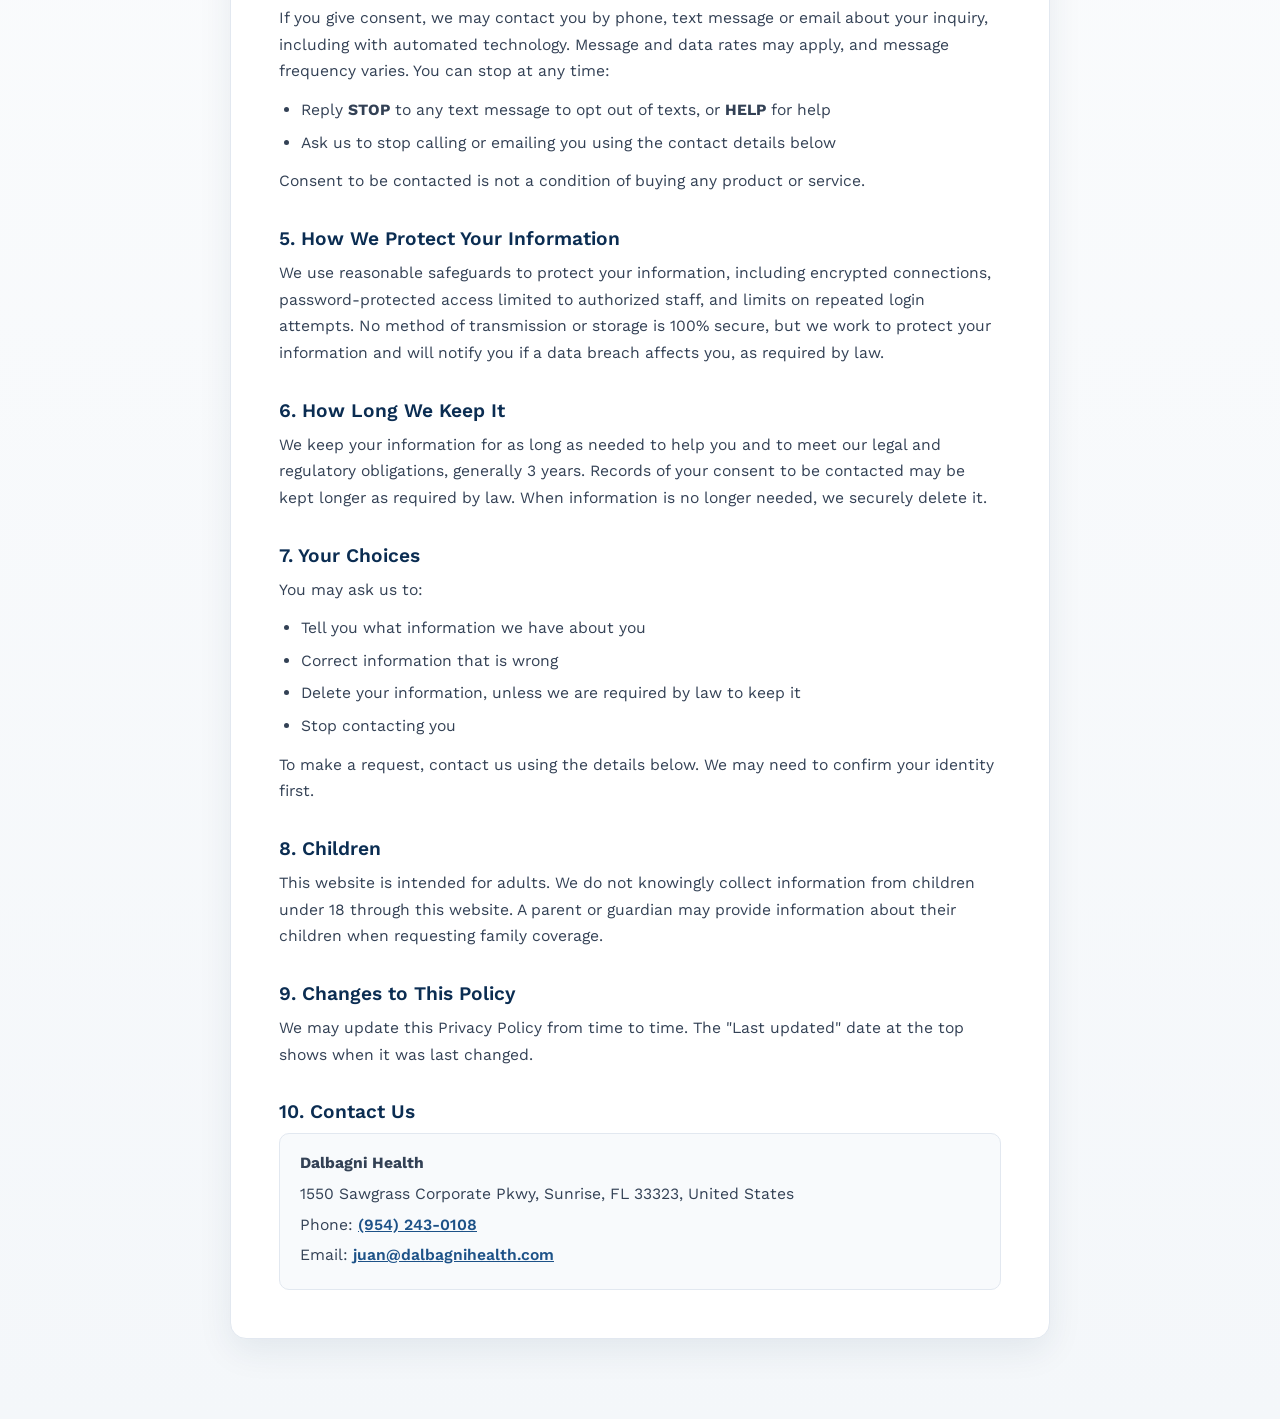
<file: frontendJuanse/privacy.html>
<!DOCTYPE html>
<html lang="en">
<head>
    <meta charset="UTF-8">
    <meta name="viewport" content="width=device-width, initial-scale=1.0">
    <title data-en="Privacy Policy | Dalbagni Health" data-es="Política de Privacidad | Dalbagni Health">Privacy Policy | Dalbagni Health</title>
    <link rel="stylesheet" href="style.css">
    <link rel="stylesheet" href="quote.css">
    <link rel="stylesheet" href="legal.css">
    <!-- Fonts: Work Sans (body, subheads) and Unbounded (H1s) -->
    <link rel="preconnect" href="https://fonts.googleapis.com">
    <link rel="preconnect" href="https://fonts.gstatic.com" crossorigin>
    <link href="https://fonts.googleapis.com/css2?family=Unbounded:wght@400&family=Work+Sans:wght@400;600;700&display=swap" rel="stylesheet">
    <link rel="icon" type="image/png" href="images/favicon.png">
    <link rel="apple-touch-icon" href="images/apple-touch-icon.png">
</head>
<body>

    <header class="navbar">
        <div class="nav-container">
            <a href="index.html" class="logo">
                <img src="images/logo.png" alt="Dalbagni Health Logo">
            </a>
            <div class="nav-actions">
                <a href="#espanol" id="lang-toggle" class="lang-link">Español</a>
                <a href="index.html" class="back-link" data-en="← Back to Home" data-es="← Volver al Inicio">← Back to Home</a>
            </div>
        </div>
    </header>

    <main class="quote-page-wrapper">
        <article class="legal-container">

            <!-- ================= ENGLISH ================= -->
            <div data-lang="en">
                <h1>Privacy Policy</h1>
                <p class="legal-updated">Last updated: October 28, 2026</p>

                <p>Dalbagni Health (Dalbagni Health LLC, "we," "us," or "our") helps individuals, families and businesses find health insurance coverage. This Privacy Policy explains what information we collect through this website, how we use it, who we share it with, and the choices you have.</p>

                <h2>1. Information We Collect</h2>
                <p><strong>Information you give us.</strong> When you request a quote or contact us, we collect:</p>
                <ul>
                    <li>Your name, email address and phone number</li>
                    <li>Your ZIP code and date of birth</li>
                    <li>Your household income range</li>
                    <li>How you heard about us, and any notes you choose to include</li>
                    <li>The type of help you need (for example, individual, family or business coverage)</li>
                </ul>
                <p>Please do not include Social Security numbers, policy or member ID numbers, or medical details in the notes field. If we need that information to help you enroll, we will ask for it through a secure process.</p>
                <p><strong>Proof of your consent.</strong> When you agree to be contacted, we record the consent wording you accepted, the date and time, your IP address and your browser type, so we can show that you gave permission.</p>
                <p><strong>Information collected automatically.</strong> We count website visits using your IP address. We do not use advertising or tracking cookies. Your browser remembers your language choice (English or Spanish) on your own device. This site loads fonts from Google Fonts, which means Google receives your IP address when the page loads.</p>

                <h2>2. How We Use Your Information</h2>
                <ul>
                    <li>To contact you about the coverage you asked about, and to prepare quotes</li>
                    <li>To help you compare and enroll in health insurance plans</li>
                    <li>To respond to your questions and requests</li>
                    <li>To keep records required by law, including proof of your consent to be contacted</li>
                    <li>To protect our website and our customers from fraud and misuse</li>
                </ul>

                <h2>3. How We Share Your Information</h2>
                <p><strong>We do not sell your personal information.</strong> We only share it:</p>
                <ul>
                    <li>With insurance companies and, when applicable, the Health Insurance Marketplace, in order to get quotes or enroll you in coverage you request</li>
                    <li>With service providers who help us run our business, such as our database and email providers, who may only use it to provide those services to us</li>
                    <li>When required by law, regulation, court order, or to protect our rights or the safety of others</li>
                </ul>
                <p><strong>Text messages:</strong> No mobile information will be shared with third parties or affiliates for marketing or promotional purposes. Your text messaging consent and phone number will not be shared with any third party.</p>

                <h2>4. Calls, Texts and Emails</h2>
                <p>If you give consent, we may contact you by phone, text message or email about your inquiry, including with automated technology. Message and data rates may apply, and message frequency varies. You can stop at any time:</p>
                <ul>
                    <li>Reply <strong>STOP</strong> to any text message to opt out of texts, or <strong>HELP</strong> for help</li>
                    <li>Ask us to stop calling or emailing you using the contact details below</li>
                </ul>
                <p>Consent to be contacted is not a condition of buying any product or service.</p>

                <h2>5. How We Protect Your Information</h2>
                <p>We use reasonable safeguards to protect your information, including encrypted connections, password-protected access limited to authorized staff, and limits on repeated login attempts. No method of transmission or storage is 100% secure, but we work to protect your information and will notify you if a data breach affects you, as required by law.</p>

                <h2>6. How Long We Keep It</h2>
                <p>We keep your information for as long as needed to help you and to meet our legal and regulatory obligations, generally 3 years. Records of your consent to be contacted may be kept longer as required by law. When information is no longer needed, we securely delete it.</p>

                <h2>7. Your Choices</h2>
                <p>You may ask us to:</p>
                <ul>
                    <li>Tell you what information we have about you</li>
                    <li>Correct information that is wrong</li>
                    <li>Delete your information, unless we are required by law to keep it</li>
                    <li>Stop contacting you</li>
                </ul>
                <p>To make a request, contact us using the details below. We may need to confirm your identity first.</p>

                <h2>8. Children</h2>
                <p>This website is intended for adults. We do not knowingly collect information from children under 18 through this website. A parent or guardian may provide information about their children when requesting family coverage.</p>

                <h2>9. Changes to This Policy</h2>
                <p>We may update this Privacy Policy from time to time. The "Last updated" date at the top shows when it was last changed.</p>

                <h2>10. Contact Us</h2>
                <div class="legal-contact">
                    <p><strong>Dalbagni Health</strong></p>
                    <p>1550 Sawgrass Corporate Pkwy, Sunrise, FL 33323, United States</p>
                    <p>Phone: <a href="tel:9542430108">(954) 243-0108</a></p>
                    <p>Email: <a href="mailto:juan@dalbagnihealth.com">juan@dalbagnihealth.com</a></p>
                </div>
            </div>

            <!-- ================= ESPAÑOL ================= -->
            <div data-lang="es" hidden>
                <h1>Política de Privacidad</h1>
                <p class="legal-updated">Última actualización: 28 de octubre de 2026</p>

                <p>Dalbagni Health (Dalbagni Health LLC, "nosotros" o "nuestro") ayuda a personas, familias y empresas a encontrar cobertura de seguro de salud. Esta Política de Privacidad explica qué información recopilamos a través de este sitio web, cómo la usamos, con quién la compartimos y las opciones que usted tiene.</p>

                <h2>1. Información que Recopilamos</h2>
                <p><strong>Información que usted nos proporciona.</strong> Cuando solicita una cotización o se comunica con nosotros, recopilamos:</p>
                <ul>
                    <li>Su nombre, correo electrónico y número de teléfono</li>
                    <li>Su código postal y fecha de nacimiento</li>
                    <li>El rango de ingresos de su hogar</li>
                    <li>Cómo supo de nosotros y cualquier nota que decida incluir</li>
                    <li>El tipo de ayuda que necesita (por ejemplo, cobertura individual, familiar o empresarial)</li>
                </ul>
                <p>Por favor, no incluya números de Seguro Social, números de póliza o de miembro, ni detalles médicos en el campo de notas. Si necesitamos esa información para ayudarle a inscribirse, se la pediremos mediante un proceso seguro.</p>
                <p><strong>Prueba de su consentimiento.</strong> Cuando acepta ser contactado, registramos el texto de consentimiento que aceptó, la fecha y hora, su dirección IP y el tipo de navegador, para poder demostrar que nos dio su permiso.</p>
                <p><strong>Información recopilada automáticamente.</strong> Contamos las visitas al sitio web usando su dirección IP. No usamos cookies publicitarias ni de rastreo. Su navegador recuerda su idioma preferido (inglés o español) en su propio dispositivo. Este sitio carga fuentes de Google Fonts, lo que significa que Google recibe su dirección IP cuando se carga la página.</p>

                <h2>2. Cómo Usamos su Información</h2>
                <ul>
                    <li>Para comunicarnos con usted sobre la cobertura que solicitó y preparar cotizaciones</li>
                    <li>Para ayudarle a comparar e inscribirse en planes de seguro de salud</li>
                    <li>Para responder a sus preguntas y solicitudes</li>
                    <li>Para mantener los registros exigidos por la ley, incluida la prueba de su consentimiento para ser contactado</li>
                    <li>Para proteger nuestro sitio web y a nuestros clientes contra el fraude y el uso indebido</li>
                </ul>

                <h2>3. Cómo Compartimos su Información</h2>
                <p><strong>No vendemos su información personal.</strong> Solo la compartimos:</p>
                <ul>
                    <li>Con compañías de seguros y, cuando corresponda, con el Mercado de Seguros Médicos, para obtener cotizaciones o inscribirle en la cobertura que solicite</li>
                    <li>Con proveedores de servicios que nos ayudan a operar, como nuestros proveedores de base de datos y correo electrónico, quienes solo pueden usarla para prestarnos esos servicios</li>
                    <li>Cuando lo exija la ley, un reglamento o una orden judicial, o para proteger nuestros derechos o la seguridad de otros</li>
                </ul>
                <p><strong>Mensajes de texto:</strong> No se compartirá información móvil con terceros ni afiliados con fines de mercadeo o promoción. Su consentimiento para recibir mensajes de texto y su número de teléfono no se compartirán con ningún tercero.</p>

                <h2>4. Llamadas, Mensajes de Texto y Correos</h2>
                <p>Si nos da su consentimiento, podemos comunicarnos con usted por teléfono, mensaje de texto o correo electrónico sobre su consulta, incluso mediante tecnología automatizada. Pueden aplicarse tarifas por mensajes y datos, y la frecuencia de los mensajes varía. Puede detenerlos en cualquier momento:</p>
                <ul>
                    <li>Responda <strong>STOP</strong> a cualquier mensaje de texto para dejar de recibirlos, o <strong>HELP</strong> para obtener ayuda</li>
                    <li>Pídanos que dejemos de llamarle o escribirle usando los datos de contacto a continuación</li>
                </ul>
                <p>El consentimiento para ser contactado no es una condición para comprar ningún producto o servicio.</p>

                <h2>5. Cómo Protegemos su Información</h2>
                <p>Usamos medidas de seguridad razonables para proteger su información, incluidas conexiones cifradas, acceso protegido con contraseña limitado al personal autorizado y límites a los intentos repetidos de inicio de sesión. Ningún método de transmisión o almacenamiento es 100% seguro, pero trabajamos para proteger su información y le notificaremos si una filtración de datos le afecta, según lo exige la ley.</p>

                <h2>6. Cuánto Tiempo la Conservamos</h2>
                <p>Conservamos su información durante el tiempo necesario para ayudarle y cumplir con nuestras obligaciones legales y regulatorias, generalmente 3 años. Los registros de su consentimiento para ser contactado pueden conservarse por más tiempo según lo exija la ley. Cuando la información ya no es necesaria, la eliminamos de forma segura.</p>

                <h2>7. Sus Opciones</h2>
                <p>Puede pedirnos que:</p>
                <ul>
                    <li>Le informemos qué información tenemos sobre usted</li>
                    <li>Corrijamos información incorrecta</li>
                    <li>Eliminemos su información, salvo que la ley nos obligue a conservarla</li>
                    <li>Dejemos de contactarle</li>
                </ul>
                <p>Para hacer una solicitud, comuníquese con nosotros usando los datos a continuación. Es posible que primero necesitemos confirmar su identidad.</p>

                <h2>8. Menores de Edad</h2>
                <p>Este sitio web está dirigido a adultos. No recopilamos a sabiendas información de menores de 18 años a través de este sitio. Un padre, madre o tutor puede proporcionar información sobre sus hijos al solicitar cobertura familiar.</p>

                <h2>9. Cambios a esta Política</h2>
                <p>Podemos actualizar esta Política de Privacidad ocasionalmente. La fecha de "Última actualización" en la parte superior indica cuándo se modificó por última vez.</p>

                <h2>10. Contáctenos</h2>
                <div class="legal-contact">
                    <p><strong>Dalbagni Health</strong></p>
                    <p>1550 Sawgrass Corporate Pkwy, Sunrise, FL 33323, Estados Unidos</p>
                    <p>Teléfono: <a href="tel:9542430108">(954) 243-0108</a></p>
                    <p>Correo: <a href="mailto:juan@dalbagnihealth.com">juan@dalbagnihealth.com</a></p>
                </div>
            </div>

        </article>
    </main>

    <script src="lang.js"></script>
</body>
</html>
</file>
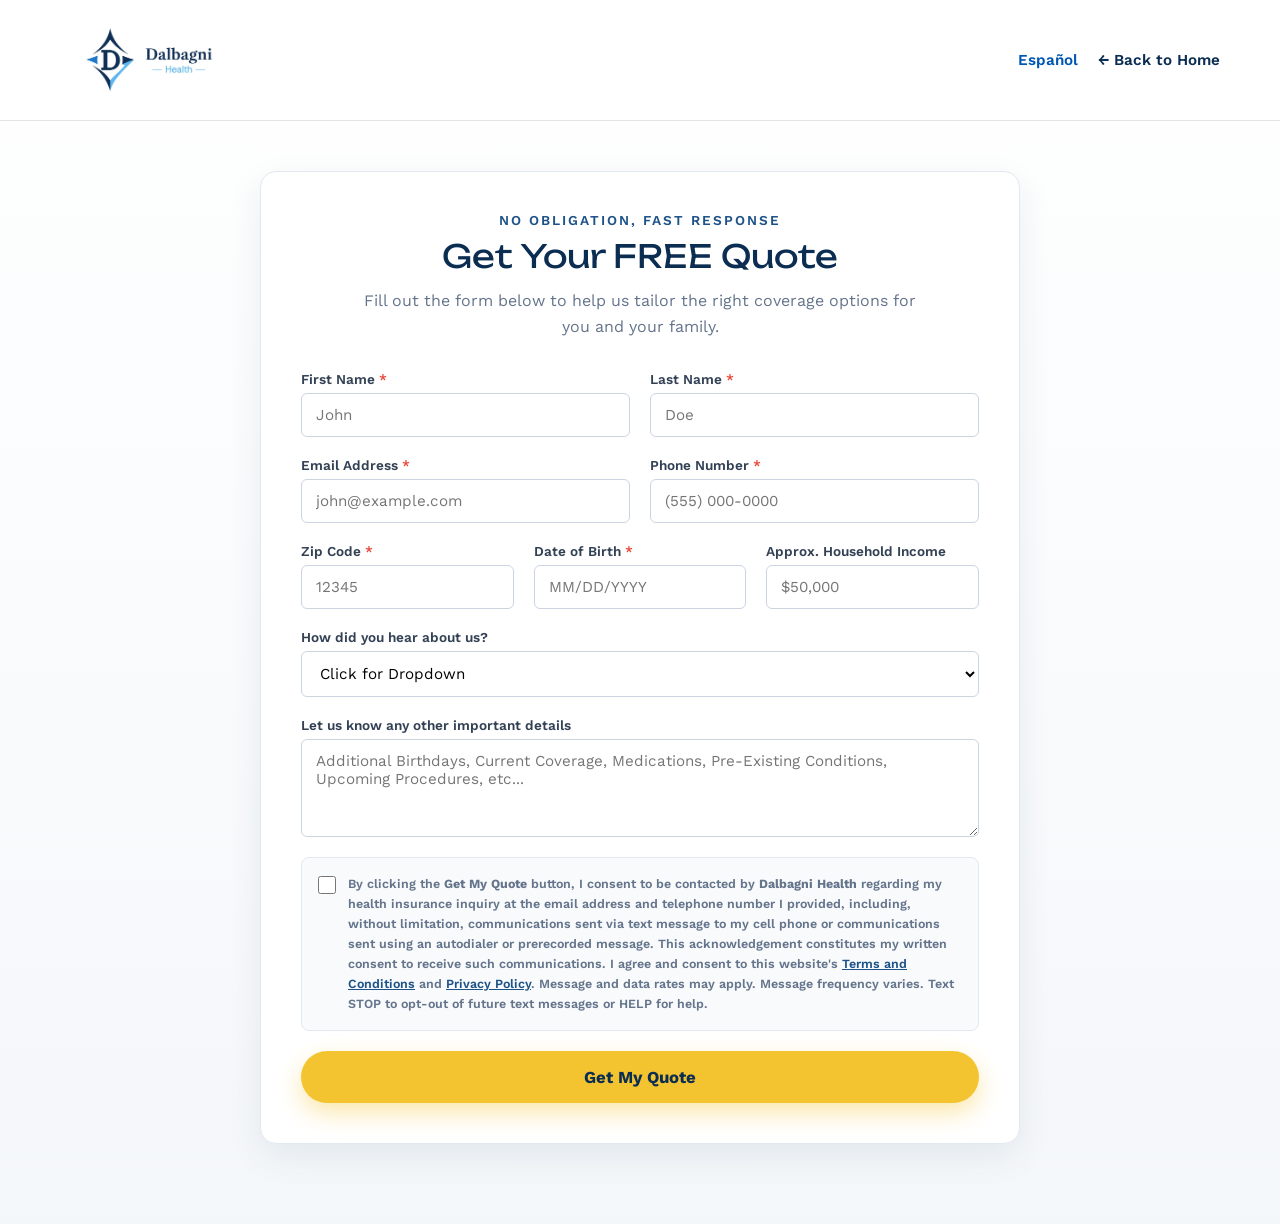
<file: frontendJuanse/quote.html>
<!DOCTYPE html>
<html lang="en">
<head>
    <meta charset="UTF-8">
    <meta name="viewport" content="width=device-width, initial-scale=1.0">
    <title data-en="Get Your FREE Quote | Dalbagni Health" data-es="Obtenga su Cotización GRATIS | Dalbagni Health">Get Your FREE Quote | Dalbagni Health</title>
    <link rel="stylesheet" href="style.css">
    <link rel="stylesheet" href="quote.css">
    <!-- Fonts: Work Sans (body, subheads) and Unbounded (H1s) -->
    <link rel="preconnect" href="https://fonts.googleapis.com">
    <link rel="preconnect" href="https://fonts.gstatic.com" crossorigin>
    <link href="https://fonts.googleapis.com/css2?family=Unbounded:wght@400&family=Work+Sans:wght@400;600;700&display=swap" rel="stylesheet">
    <link rel="icon" type="image/png" href="images/favicon.png">
    <link rel="apple-touch-icon" href="images/apple-touch-icon.png">
</head>
<body>

    <!-- Header Navigation -->
    <header class="navbar">
        <div class="nav-container">
            <a href="index.html" class="logo">
                <img src="images/logo.png" alt="Dalbagni Health Logo">
            </a>
            <div class="nav-actions">
                <a href="#espanol" id="lang-toggle" class="lang-link">Español</a>
                <a href="index.html" class="back-link" data-en="← Back to Home" data-es="← Volver al Inicio">← Back to Home</a>
            </div>
        </div>
    </header>

    <!-- Quote Form Section -->
    <main class="quote-page-wrapper">
        <div class="quote-container">
            <div class="quote-header">
                <span class="subtitle" data-en="No Obligation, Fast Response" data-es="Sin Compromiso, Respuesta Rápida">No Obligation, Fast Response</span>
                <h1 data-en="Get Your FREE Quote" data-es="Obtenga su Cotización GRATIS">Get Your FREE Quote</h1>
                <p data-en="Fill out the form below to help us tailor the right coverage options for you and your family." data-es="Complete el siguiente formulario para ayudarnos a encontrar las opciones de cobertura adecuadas para usted y su familia.">Fill out the form below to help us tailor the right coverage options for you and your family.</p>
            </div>

            <form id="free-quote-form" class="quote-form">
                <!-- Name Grid -->
                <div class="form-row">
                    <div class="form-group">
                        <label for="firstName"><span data-en="First Name" data-es="Nombre">First Name</span> <span class="required">*</span></label>
                        <input type="text" id="firstName" name="firstName" placeholder="John" data-en-placeholder="John" data-es-placeholder="Juan" required>
                    </div>
                    <div class="form-group">
                        <label for="lastName"><span data-en="Last Name" data-es="Apellido">Last Name</span> <span class="required">*</span></label>
                        <input type="text" id="lastName" name="lastName" placeholder="Doe" data-en-placeholder="Doe" data-es-placeholder="Pérez" required>
                    </div>
                </div>

                <!-- Contact Grid -->
                <div class="form-row">
                    <div class="form-group">
                        <label for="email"><span data-en="Email Address" data-es="Correo Electrónico">Email Address</span> <span class="required">*</span></label>
                        <input type="email" id="email" name="email" placeholder="john@example.com" data-en-placeholder="john@example.com" data-es-placeholder="juan@ejemplo.com" required>
                        <span id="email-error" class="error-msg" style="color: #e74c3c; font-size: 0.85rem; display: none;" data-en="Please enter a valid email address." data-es="Ingrese un correo electrónico válido.">Please enter a valid email address.</span>
                    </div>
                    <div class="form-group">
                        <label for="phone"><span data-en="Phone Number" data-es="Número de Teléfono">Phone Number</span> <span class="required">*</span></label>
                        <input type="tel" id="phone" name="phone" placeholder="(555) 000-0000" required>
                        <span id="phoneError" class="error-message" style="color: #e74c3c; font-size: 0.85rem; display: none;" data-en="Please enter a valid 10-digit phone number." data-es="Ingrese un número de teléfono válido de 10 dígitos.">Please enter a valid 10-digit phone number.</span>
                    </div>
                </div>

                <!-- Demographics Grid -->
                <div class="form-row three-col">
                    <div class="form-group">
                        <label for="zipCode"><span data-en="Zip Code" data-es="Código Postal">Zip Code</span> <span class="required">*</span></label>
                        <input type="text" id="zipCode" name="zipCode" maxlength="5" inputmode="numeric" placeholder="12345" required>
                        <span id="zipError" class="error-message" style="color: #e74c3c; font-size: 0.85rem; display: none;" data-en="Please enter a valid 5-digit ZIP code." data-es="Ingrese un código postal válido de 5 dígitos.">Please enter a valid 5-digit ZIP code.</span>
                    </div>
                    <div class="form-group">
                        <label for="dob"><span data-en="Date of Birth" data-es="Fecha de Nacimiento">Date of Birth</span> <span class="required">*</span></label>
                        <input type="text" id="dob" name="dob" placeholder="MM/DD/YYYY" data-en-placeholder="MM/DD/YYYY" data-es-placeholder="MM/DD/AAAA" maxlength="10" inputmode="numeric" required>
                        <span id="dobError" class="error-message" style="color: #e74c3c; font-size: 0.85rem; display: none;" data-en="Please enter a valid date of birth (MM/DD/YYYY)." data-es="Ingrese una fecha de nacimiento válida (MM/DD/AAAA).">Please enter a valid date of birth (MM/DD/YYYY).</span>
                    </div>
                    <div class="form-group">
                        <label for="income" data-en="Approx. Household Income" data-es="Ingreso Familiar Aprox.">Approx. Household Income</label>
                        <input type="text" id="income" name="income" placeholder="$50,000">
                    </div>
                </div>

                <!-- Referral Source -->
                <div class="form-group">
                    <label for="referralSource" data-en="How did you hear about us?" data-es="¿Cómo se enteró de nosotros?">How did you hear about us?</label>
                    <select id="referralSource" name="referralSource">
                        <option value="" disabled selected data-en="Click for Dropdown" data-es="Seleccione una opción">Click for Dropdown</option>
                        <option value="Dental Nacho">Dental Nacho</option>
                        <option value="DIG Group">DIG Group</option>
                        <option value="Google">Google</option>
                        <option value="Facebook/Instagram Ad" data-en="Facebook/Instagram Ad" data-es="Anuncio de Facebook/Instagram">Facebook/Instagram Ad</option>
                        <option value="Nifty Thrifty">Nifty Thrifty</option>
                        <option value="Referral / Other" data-en="Referral / Other..." data-es="Recomendación / Otro...">Referral / Other...</option>
                    </select>
                </div>

                <!-- Additional Details -->
                <div class="form-group">
                    <label for="details" data-en="Let us know any other important details" data-es="Cuéntenos cualquier otro detalle importante">Let us know any other important details</label>
                    <textarea id="details" name="details" rows="4" placeholder="Additional Birthdays, Current Coverage, Medications, Pre-Existing Conditions, Upcoming Procedures, etc..." data-en-placeholder="Additional Birthdays, Current Coverage, Medications, Pre-Existing Conditions, Upcoming Procedures, etc..." data-es-placeholder="Fechas de nacimiento adicionales, cobertura actual, medicamentos, condiciones preexistentes, procedimientos próximos, etc..."></textarea>
                </div>

                <!-- Legal Compliance Consent Disclaimer (one block per language; the visible one is saved as proof of consent) -->
                <div class="consent-box">
                    <label class="checkbox-container">
                        <input type="checkbox" id="tcpaConsent" name="tcpaConsent" required>
                        <span class="checkmark"></span>
                        <span class="consent-text" data-lang="en">
                            By clicking the <strong>Get My Quote</strong> button, I consent to be contacted by <strong>Dalbagni Health</strong> regarding my health insurance inquiry at the email address and telephone number I provided, including, without limitation, communications sent via text message to my cell phone or communications sent using an autodialer or prerecorded message. This acknowledgement constitutes my written consent to receive such communications. I agree and consent to this website's <a href="terms.html" target="_blank">Terms and Conditions</a> and <a href="privacy.html" target="_blank">Privacy Policy</a>. Message and data rates may apply. Message frequency varies. Text STOP to opt-out of future text messages or HELP for help.
                        </span>
                        <span class="consent-text" data-lang="es" hidden>
                            Al hacer clic en el botón <strong>Obtener Mi Cotización</strong>, doy mi consentimiento para que <strong>Dalbagni Health</strong> se comunique conmigo sobre mi consulta de seguro de salud al correo electrónico y número de teléfono que proporcioné, incluyendo, sin limitación, comunicaciones enviadas por mensaje de texto a mi teléfono celular o comunicaciones realizadas mediante un marcador automático o mensajes pregrabados. Este reconocimiento constituye mi consentimiento por escrito para recibir dichas comunicaciones. Acepto los <a href="terms.html" target="_blank">Términos y Condiciones</a> y la <a href="privacy.html" target="_blank">Política de Privacidad</a> de este sitio web. Pueden aplicarse tarifas por mensajes y datos. La frecuencia de los mensajes varía. Envíe STOP para dejar de recibir mensajes de texto o HELP para obtener ayuda.
                        </span>
                    </label>
                </div>

                <!-- Spam trap: hidden from people, bots tend to fill it in -->
                <input type="text" name="website" tabindex="-1" autocomplete="off" aria-hidden="true" style="position: absolute; left: -9999px;">

                <!-- Submit Button -->
                <button type="submit" class="submit-quote-btn" data-en="Get My Quote" data-es="Obtener Mi Cotización">Get My Quote</button>
            </form>
        </div>
    </main>
<!-- Frontend Script to Connect to Python Backend -->
    <script src="config.js"></script>
    <script src="validation.js"></script>
    <script src="lang.js"></script>
    <script>
    const messages = {
        en: {
            sending: 'Sending...',
            submit: 'Get My Quote',
            success: 'Your quote request has been submitted successfully!',
            error: (detail) => `Submission Error: ${detail || 'Please try again.'}`,
            network: 'We could not reach our server. Please try again in a moment, or call us at (954) 243-0108.'
        },
        es: {
            sending: 'Enviando...',
            submit: 'Obtener Mi Cotización',
            success: '¡Su solicitud de cotización fue enviada con éxito!',
            // Server messages are in English, so Spanish visitors get a general message instead
            error: () => 'No pudimos enviar su solicitud. Revise la información e intente de nuevo.',
            network: 'No pudimos conectar con nuestro servidor. Intente de nuevo en un momento o llámenos al (954) 243-0108.'
        }
    };

    const quoteForm = document.getElementById('free-quote-form');

    const quoteFields = [
        { input: quoteForm.email, error: document.getElementById('email-error'), isValid: isValidEmail },
        { input: quoteForm.phone, error: document.getElementById('phoneError'), isValid: isValidPhone },
        { input: quoteForm.zipCode, error: document.getElementById('zipError'), isValid: isValidZip },
        { input: quoteForm.dob, error: document.getElementById('dobError'), isValid: isValidDob }
    ];
    attachFieldValidation(quoteFields);
    attachPhoneFormatting(quoteForm.phone);
    attachDateFormatting(quoteForm.dob);

    quoteForm.addEventListener('submit', async (e) => {
        e.preventDefault();
        if (!validateFields(quoteFields)) return;

        const submitBtn = quoteForm.querySelector('button[type="submit"]');
        submitBtn.disabled = true;
        submitBtn.innerText = messages[currentLang].sending;

        const payload = {
            name: `${quoteForm.firstName.value.trim()} ${quoteForm.lastName.value.trim()}`,
            email: quoteForm.email.value.trim(),
            phone: quoteForm.phone.value.trim(),
            zipCode: quoteForm.zipCode.value.trim(),
            dob: quoteForm.dob.value.trim(),
            income: quoteForm.income.value.trim(),
            referralSource: quoteForm.referralSource.value,
            details: quoteForm.details.value.trim(),
            // Saved as proof of what the person agreed to
            tcpaConsent: quoteForm.tcpaConsent.checked,
            consentText: document.querySelector('.consent-text:not([hidden])').innerText.trim(),
            website: quoteForm.website.value
        };

        try {
            const response = await fetch(`${API_BASE_URL}/api/submit-form`, {
                method: 'POST',
                headers: { 'Content-Type': 'application/json' },
                body: JSON.stringify(payload)
            });

            const result = await response.json();

            if (response.ok && result.success) {
                alert(messages[currentLang].success);
                quoteForm.reset();
            } else {
                alert(messages[currentLang].error(result.message));
            }
        } catch (error) {
            console.error('Network Error:', error);
            alert(messages[currentLang].network);
        } finally {
            submitBtn.disabled = false;
            submitBtn.innerText = messages[currentLang].submit;
        }
    });
    </script>
</body>
</html>
</file>
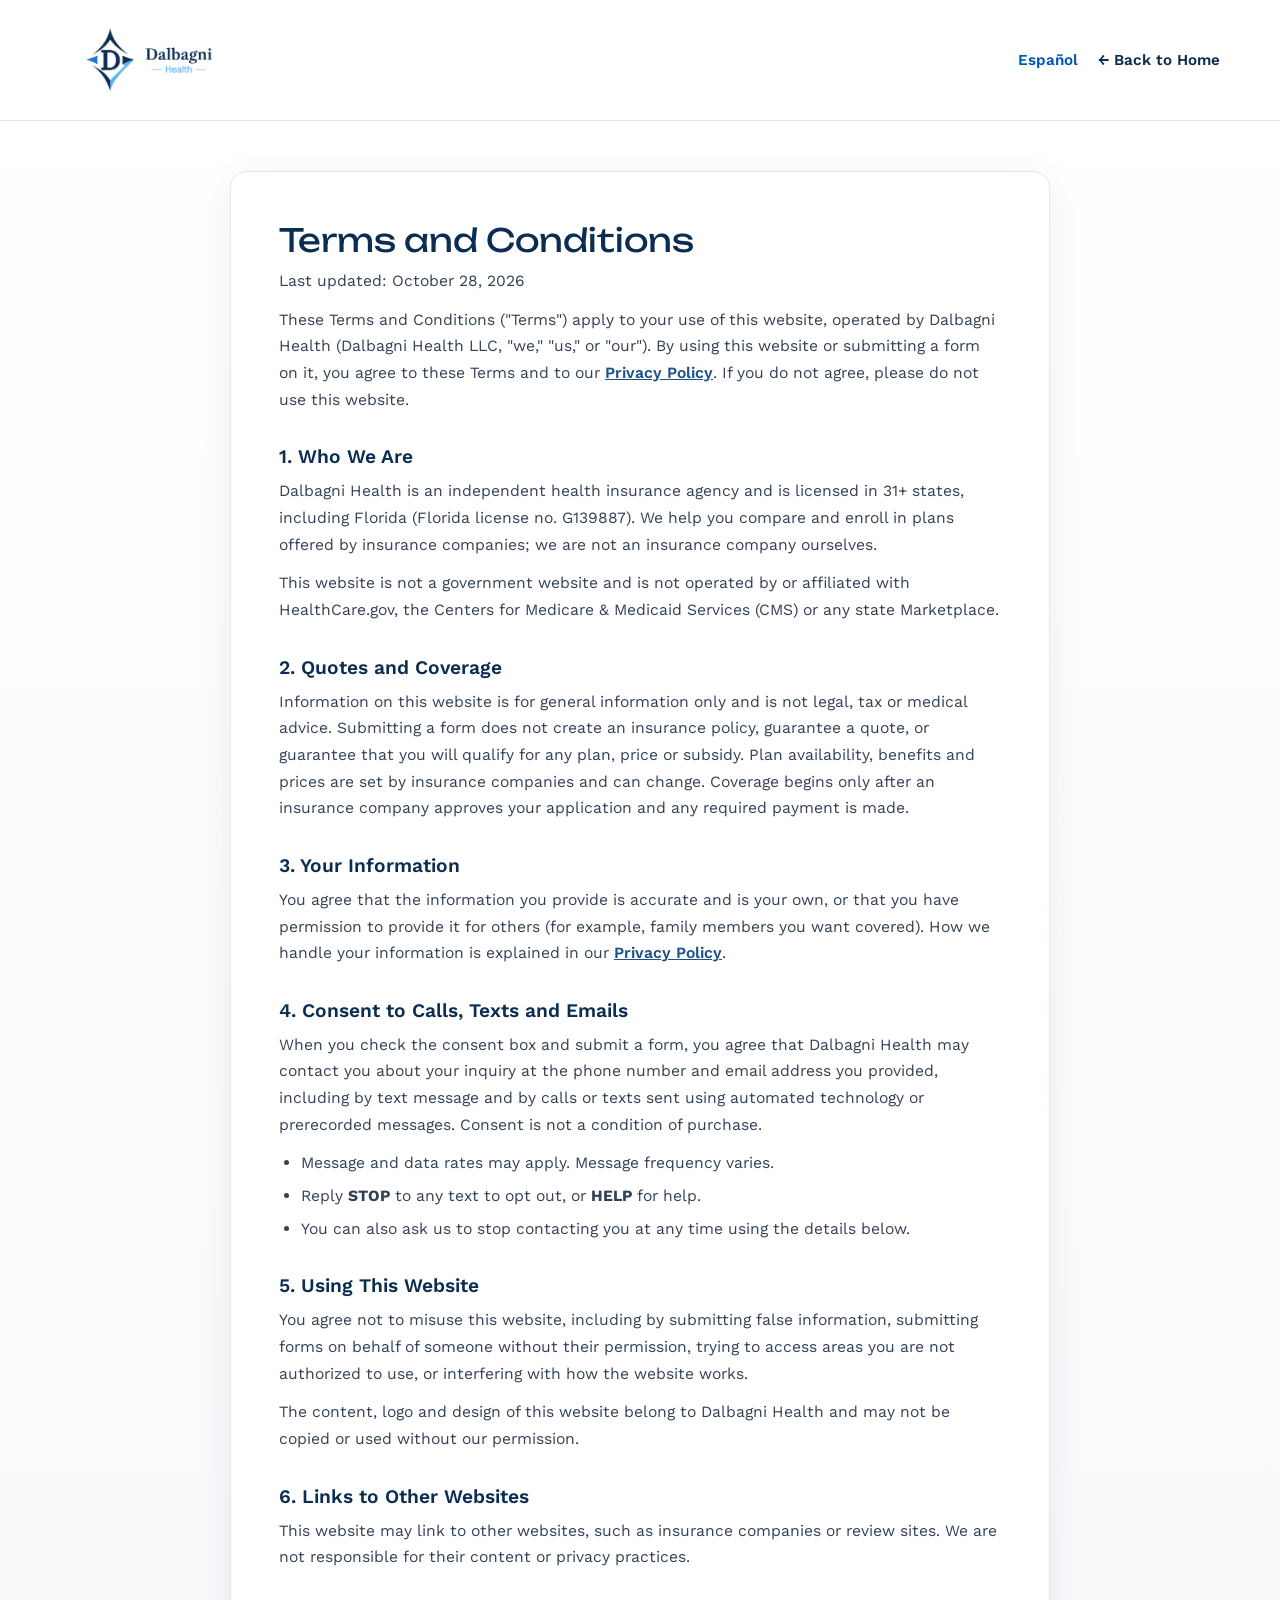
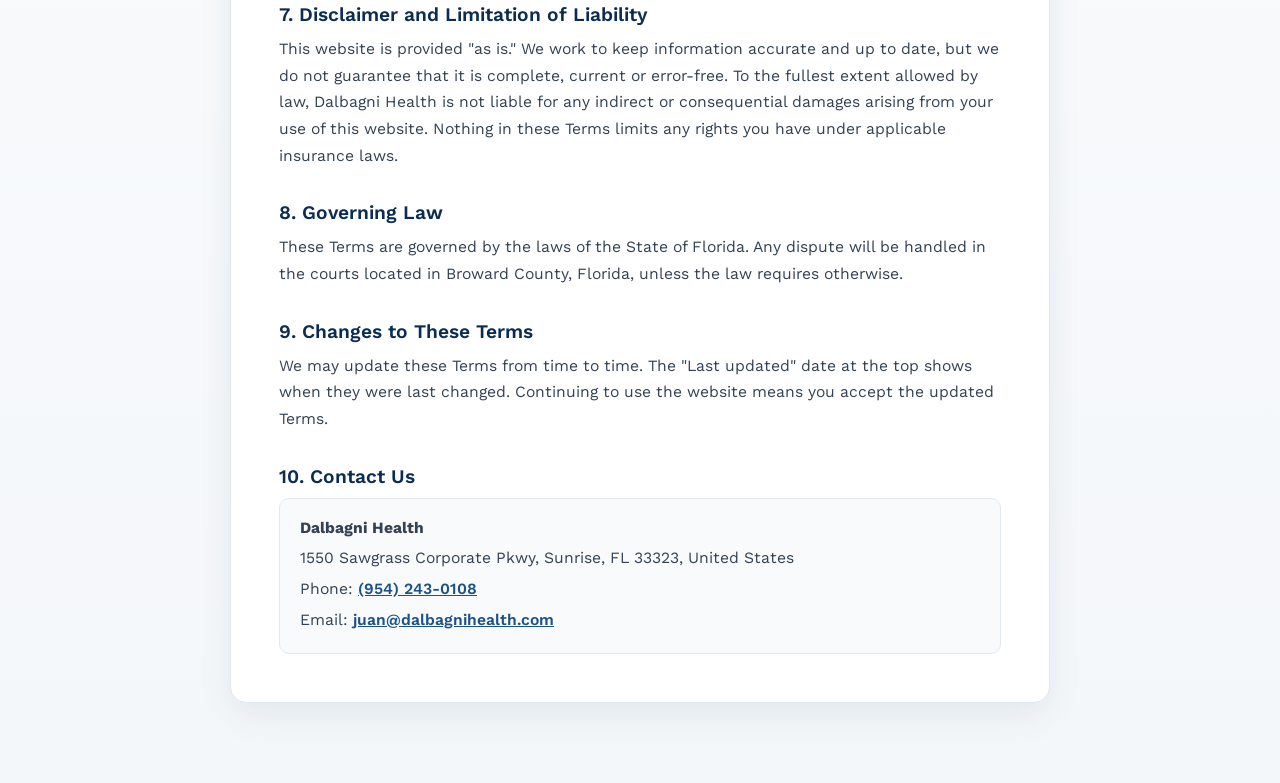
<file: frontendJuanse/terms.html>
<!DOCTYPE html>
<html lang="en">
<head>
    <meta charset="UTF-8">
    <meta name="viewport" content="width=device-width, initial-scale=1.0">
    <title data-en="Terms and Conditions | Dalbagni Health" data-es="Términos y Condiciones | Dalbagni Health">Terms and Conditions | Dalbagni Health</title>
    <link rel="stylesheet" href="style.css">
    <link rel="stylesheet" href="quote.css">
    <link rel="stylesheet" href="legal.css">
    <!-- Fonts: Work Sans (body, subheads) and Unbounded (H1s) -->
    <link rel="preconnect" href="https://fonts.googleapis.com">
    <link rel="preconnect" href="https://fonts.gstatic.com" crossorigin>
    <link href="https://fonts.googleapis.com/css2?family=Unbounded:wght@400&family=Work+Sans:wght@400;600;700&display=swap" rel="stylesheet">
    <link rel="icon" type="image/png" href="images/favicon.png">
    <link rel="apple-touch-icon" href="images/apple-touch-icon.png">
</head>
<body>

    <header class="navbar">
        <div class="nav-container">
            <a href="index.html" class="logo">
                <img src="images/logo.png" alt="Dalbagni Health Logo">
            </a>
            <div class="nav-actions">
                <a href="#espanol" id="lang-toggle" class="lang-link">Español</a>
                <a href="index.html" class="back-link" data-en="← Back to Home" data-es="← Volver al Inicio">← Back to Home</a>
            </div>
        </div>
    </header>

    <main class="quote-page-wrapper">
        <article class="legal-container">

            <!-- ================= ENGLISH ================= -->
            <div data-lang="en">
                <h1>Terms and Conditions</h1>
                <p class="legal-updated">Last updated: October 28, 2026</p>

                <p>These Terms and Conditions ("Terms") apply to your use of this website, operated by Dalbagni Health (Dalbagni Health LLC, "we," "us," or "our"). By using this website or submitting a form on it, you agree to these Terms and to our <a href="privacy.html">Privacy Policy</a>. If you do not agree, please do not use this website.</p>

                <h2>1. Who We Are</h2>
                <p>Dalbagni Health is an independent health insurance agency and is licensed in 31+ states, including Florida (Florida license no. G139887). We help you compare and enroll in plans offered by insurance companies; we are not an insurance company ourselves.</p>
                <p>This website is not a government website and is not operated by or affiliated with HealthCare.gov, the Centers for Medicare &amp; Medicaid Services (CMS) or any state Marketplace.</p>

                <h2>2. Quotes and Coverage</h2>
                <p>Information on this website is for general information only and is not legal, tax or medical advice. Submitting a form does not create an insurance policy, guarantee a quote, or guarantee that you will qualify for any plan, price or subsidy. Plan availability, benefits and prices are set by insurance companies and can change. Coverage begins only after an insurance company approves your application and any required payment is made.</p>

                <h2>3. Your Information</h2>
                <p>You agree that the information you provide is accurate and is your own, or that you have permission to provide it for others (for example, family members you want covered). How we handle your information is explained in our <a href="privacy.html">Privacy Policy</a>.</p>

                <h2>4. Consent to Calls, Texts and Emails</h2>
                <p>When you check the consent box and submit a form, you agree that Dalbagni Health may contact you about your inquiry at the phone number and email address you provided, including by text message and by calls or texts sent using automated technology or prerecorded messages. Consent is not a condition of purchase.</p>
                <ul>
                    <li>Message and data rates may apply. Message frequency varies.</li>
                    <li>Reply <strong>STOP</strong> to any text to opt out, or <strong>HELP</strong> for help.</li>
                    <li>You can also ask us to stop contacting you at any time using the details below.</li>
                </ul>

                <h2>5. Using This Website</h2>
                <p>You agree not to misuse this website, including by submitting false information, submitting forms on behalf of someone without their permission, trying to access areas you are not authorized to use, or interfering with how the website works.</p>
                <p>The content, logo and design of this website belong to Dalbagni Health and may not be copied or used without our permission.</p>

                <h2>6. Links to Other Websites</h2>
                <p>This website may link to other websites, such as insurance companies or review sites. We are not responsible for their content or privacy practices.</p>

                <h2>7. Disclaimer and Limitation of Liability</h2>
                <p>This website is provided "as is." We work to keep information accurate and up to date, but we do not guarantee that it is complete, current or error-free. To the fullest extent allowed by law, Dalbagni Health is not liable for any indirect or consequential damages arising from your use of this website. Nothing in these Terms limits any rights you have under applicable insurance laws.</p>

                <h2>8. Governing Law</h2>
                <p>These Terms are governed by the laws of the State of Florida. Any dispute will be handled in the courts located in Broward County, Florida, unless the law requires otherwise.</p>

                <h2>9. Changes to These Terms</h2>
                <p>We may update these Terms from time to time. The "Last updated" date at the top shows when they were last changed. Continuing to use the website means you accept the updated Terms.</p>

                <h2>10. Contact Us</h2>
                <div class="legal-contact">
                    <p><strong>Dalbagni Health</strong></p>
                    <p>1550 Sawgrass Corporate Pkwy, Sunrise, FL 33323, United States</p>
                    <p>Phone: <a href="tel:9542430108">(954) 243-0108</a></p>
                    <p>Email: <a href="mailto:juan@dalbagnihealth.com">juan@dalbagnihealth.com</a></p>
                </div>
            </div>

            <!-- ================= ESPAÑOL ================= -->
            <div data-lang="es" hidden>
                <h1>Términos y Condiciones</h1>
                <p class="legal-updated">Última actualización: 28 de octubre de 2026</p>

                <p>Estos Términos y Condiciones ("Términos") se aplican al uso de este sitio web, operado por Dalbagni Health (Dalbagni Health LLC, "nosotros" o "nuestro"). Al usar este sitio web o enviar un formulario, usted acepta estos Términos y nuestra <a href="privacy.html">Política de Privacidad</a>. Si no está de acuerdo, por favor no use este sitio web.</p>

                <h2>1. Quiénes Somos</h2>
                <p>Dalbagni Health es una agencia independiente de seguros de salud con licencia en más de 31 estados, incluida Florida (licencia de Florida n.º G139887). Le ayudamos a comparar e inscribirse en planes ofrecidos por compañías de seguros; no somos una compañía de seguros.</p>
                <p>Este no es un sitio web del gobierno y no está operado por ni afiliado a HealthCare.gov, los Centros de Servicios de Medicare y Medicaid (CMS) ni ningún Mercado estatal.</p>

                <h2>2. Cotizaciones y Cobertura</h2>
                <p>La información de este sitio web es solo informativa y no constituye asesoría legal, fiscal ni médica. Enviar un formulario no crea una póliza de seguro ni garantiza una cotización, ni que usted califique para algún plan, precio o subsidio. La disponibilidad, los beneficios y los precios de los planes los establecen las compañías de seguros y pueden cambiar. La cobertura comienza solo después de que una compañía de seguros apruebe su solicitud y se realice cualquier pago requerido.</p>

                <h2>3. Su Información</h2>
                <p>Usted acepta que la información que proporciona es correcta y le pertenece, o que tiene permiso para proporcionarla en nombre de otras personas (por ejemplo, familiares que desea incluir en la cobertura). La forma en que manejamos su información se explica en nuestra <a href="privacy.html">Política de Privacidad</a>.</p>

                <h2>4. Consentimiento para Llamadas, Mensajes y Correos</h2>
                <p>Al marcar la casilla de consentimiento y enviar un formulario, usted acepta que Dalbagni Health se comunique con usted sobre su consulta al número de teléfono y correo electrónico que proporcionó, incluso mediante mensajes de texto y llamadas o mensajes enviados con tecnología automatizada o mensajes pregrabados. El consentimiento no es una condición de compra.</p>
                <ul>
                    <li>Pueden aplicarse tarifas por mensajes y datos. La frecuencia de los mensajes varía.</li>
                    <li>Responda <strong>STOP</strong> a cualquier mensaje para dejar de recibirlos, o <strong>HELP</strong> para obtener ayuda.</li>
                    <li>También puede pedirnos en cualquier momento que dejemos de contactarle usando los datos a continuación.</li>
                </ul>

                <h2>5. Uso de este Sitio Web</h2>
                <p>Usted acepta no hacer mal uso de este sitio web, por ejemplo enviando información falsa, enviando formularios en nombre de otra persona sin su permiso, intentando acceder a áreas no autorizadas o interfiriendo con el funcionamiento del sitio.</p>
                <p>El contenido, el logotipo y el diseño de este sitio web pertenecen a Dalbagni Health y no pueden copiarse ni usarse sin nuestro permiso.</p>

                <h2>6. Enlaces a Otros Sitios Web</h2>
                <p>Este sitio web puede incluir enlaces a otros sitios, como compañías de seguros o sitios de reseñas. No somos responsables de su contenido ni de sus prácticas de privacidad.</p>

                <h2>7. Exención y Limitación de Responsabilidad</h2>
                <p>Este sitio web se ofrece "tal cual". Trabajamos para mantener la información correcta y actualizada, pero no garantizamos que esté completa, vigente o libre de errores. En la medida máxima permitida por la ley, Dalbagni Health no será responsable por daños indirectos o consecuentes derivados del uso de este sitio web. Nada en estos Términos limita los derechos que usted tenga bajo las leyes de seguros aplicables.</p>

                <h2>8. Ley Aplicable</h2>
                <p>Estos Términos se rigen por las leyes del Estado de Florida. Cualquier disputa se resolverá en los tribunales del Condado de Broward, Florida, salvo que la ley disponga otra cosa.</p>

                <h2>9. Cambios a estos Términos</h2>
                <p>Podemos actualizar estos Términos ocasionalmente. La fecha de "Última actualización" en la parte superior indica cuándo se modificaron por última vez. Seguir usando el sitio web significa que acepta los Términos actualizados.</p>

                <h2>10. Contáctenos</h2>
                <div class="legal-contact">
                    <p><strong>Dalbagni Health</strong></p>
                    <p>1550 Sawgrass Corporate Pkwy, Sunrise, FL 33323, Estados Unidos</p>
                    <p>Teléfono: <a href="tel:9542430108">(954) 243-0108</a></p>
                    <p>Correo: <a href="mailto:juan@dalbagnihealth.com">juan@dalbagnihealth.com</a></p>
                </div>
            </div>

        </article>
    </main>

    <script src="lang.js"></script>
</body>
</html>
</file>
<file: style.css>
* {
margin: 0;
padding: 0;
box-sizing: border-box;
font-family: -apple-system, BlinkMacSystemFont, "Segoe UI", Roboto, Helvetica, Arial, sans-serif;
}

html, body {
width: 100%;
max-width: 100vw;
overflow-x: hidden;
background-color: #FAFAFA;
color: #222222;
}

html {
scroll-behavior: smooth;
}

/* Header Navbar */
.navbar {
background-color: #FFFFFF;
width: 100%;
border-bottom: 1px solid #E5E5E5;
}

.nav-container {
max-width: 1200px;
margin: 0 auto;
padding: 16px 20px;
display: flex;
justify-content: space-between;
align-items: center;
}

.logo-area {
display: flex;
align-items: center;
gap: 12px;
}

.site-logo {
height: 80px;
width: auto;
}

.brand-name {
font-size: 1.5rem;
font-weight: 700;
font-style: italic;
color: #2FA2DF;
}

.nav-links {
display: flex;
align-items: center;
gap: 30px;
}

.nav-links a {
text-decoration: none;
color: #333333;
font-size: 0.95rem;
font-weight: 500;
}

.nav-links a:hover {
color: #0056B3;
}

.lang-link {
color: #0056B3 !important;
font-weight: 600 !important;
}

/* Hero Section */
.curved-hero {
position: relative;
width: 100%;
height: 480px;
display: flex;
overflow: hidden;
background-color: #0d3b66;
}

.curved-hero-image {
position: absolute;
top: 0;
right: 0;
width: 70%;
height: 100%;
z-index: 1;
}

.curved-hero-image img {
width: 100%;
height: 100%;
object-fit: cover;
object-position: center;
}

.curved-hero-overlay {
position: absolute;
top: 0;
left: 0;
width: 65%;
height: 100%;
background: linear-gradient(135deg, #0b2d52 0%, #1d5288 100%);
z-index: 2;
display: flex;
align-items: center;
justify-content: center;
padding: 0 40px;
clip-path: ellipse(85% 100% at 15% 50%);
}

.curved-hero-content {
max-width: 520px;
width: 100%;
margin: 0 auto;
color: #ffffff;
}

/* "Welcome to" Styling */
.welcome-text {
font-family: 'Playfair Display', Georgia, serif;
font-style: italic;
font-size: 2.1rem;
font-weight: 400;
color: #f4c430; /* Elegant gold tint */
margin-bottom: 4px;
display: block;
letter-spacing: 0.5px;
text-shadow: 0 2px 4px rgba(0, 0, 0, 0.2);
}

.badge-pill {
display: inline-block;
background-color: #081d33;
border: 1px solid rgba(255, 255, 255, 0.25);
color: #f4c430;
padding: 6px 20px;
border-radius: 50px;
font-size: 1.3rem;
font-family: Georgia, serif;
margin: 8px 0 16px 0;
}
/* "Dalbagni Insurance" Sub-Heading / Title */
.curved-hero-content h1 {
font-family: 'Plus Jakarta Sans', -apple-system, sans-serif;
font-size: 2.75rem;
font-weight: 700;
line-height: 1.2;
color: #ffffff;
margin-bottom: 24px;
letter-spacing: -0.5px;
}

.hero-actions {
display: flex;
gap: 15px;
}

/* Button Styles */
.btn {
padding: 12px 28px;
font-size: 0.95rem;
font-weight: 600;
text-decoration: none;
border-radius: 4px;
text-align: center;
}

.curved-hero-content .btn-dark {
background-color: #ffffff;
color: #0b2d52;
}

.curved-hero-content .btn-outline {
background-color: #F4C430;
color: #0B2545;
border: 2px solid #F4C430;
font-weight: 700;
position: relative;
box-shadow: 0 0 15px rgba(244, 196, 48, 0.4);
animation: pulse-glow 2.5s infinite;
transition: all 0.3s ease;
}

.curved-hero-content .btn-outline:hover {
background-color: #FFD700;
transform: translateY(-3px) scale(1.05);
box-shadow: 0 8px 25px rgba(244, 196, 48, 0.7);
}

@keyframes pulse-glow {
0% { box-shadow: 0 0 0 0 rgba(244, 196, 48, 0.7); }
70% { box-shadow: 0 0 0 12px rgba(244, 196, 48, 0); }
100% { box-shadow: 0 0 0 0 rgba(244, 196, 48, 0); }
}

/* Solutions Section */
.solutions-section {
max-width: 1200px;
margin: 70px auto;
padding: 0 20px;
text-align: center;
}

.solutions-section h2 {
font-family: Georgia, 'Times New Roman', serif;
font-size: 2.1rem;
font-weight: 400;
color: #1A1A1A;
margin-bottom: 45px;
max-width: 850px;
margin-left: auto;
margin-right: auto;
}

.cards-grid {
display: grid;
grid-template-columns: repeat(3, 1fr);
gap: 25px;
}

.card {
background: #FFFFFF;
border-radius: 8px;
padding: 40px 30px;
display: flex;
flex-direction: column;
align-items: center;
text-align: center;
box-shadow: 0 4px 15px rgba(0,0,0,0.05);
}

.card-icon {
width: 70px;
height: 70px;
background-color: #D1E9F6;
border-radius: 8px;
display: flex;
align-items: center;
justify-content: center;
margin-bottom: 25px;
}

.card h3 {
font-size: 1.25rem;
font-weight: 700;
color: #1A1A1A;
margin-bottom: 12px;
}

.card p {
font-size: 0.9rem;
color: #555555;
line-height: 1.5;
margin-bottom: 25px;
min-height: 50px;
}

.card-link {
color: #0056B3;
font-weight: 700;
font-size: 0.9rem;
text-decoration: underline;
}

/* About Section - Modern Gradient & Shapes */
/* About Section Background & Layout */
#about-us.about-section {
position: relative;
padding: 100px 20px;
/* Soft slate-to-navy background gradient */
background: linear-gradient(135deg, #f1f5f9 0%, #e2e8f0 50%, #cbd5e1 100%) !important;
overflow: hidden;
}

/* Glowing Accent Circles */
.about-bg-shape {
position: absolute;
border-radius: 50%;
filter: blur(70px);
z-index: 1;
pointer-events: none;
}

.shape-1 {
width: 350px;
height: 350px;
background: rgba(11, 45, 82, 0.15); /* Primary Navy Glow */
top: -40px;
left: -40px;
}

.shape-2 {
width: 320px;
height: 320px;
background: rgba(244, 196, 48, 0.25); /* Gold Glow */
bottom: -40px;
right: 5%;
}

.about-container {
max-width: 1200px;
margin: 0 auto;
display: flex;
align-items: center;
gap: 60px;
position: relative;
z-index: 2;
}

/* Image Wrapper with Gold Accent Line */
.about-image {
flex: 1;
display: flex;
justify-content: center;
}

.about-image-wrapper {
position: relative;
}

.about-image-wrapper::before {
content: '';
position: absolute;
top: 18px;
left: -18px;
width: 100%;
height: 100%;
border: 3px solid #f4c430;
border-radius: 16px;
z-index: 0;
}

.about-image img {
position: relative;
z-index: 1;
width: 100%;
max-width: 450px;
height: 520px;
border-radius: 12px;
box-shadow: 0 20px 35px rgba(11, 45, 82, 0.2);
object-fit: cover;
object-position: center top;
display: block;
}

/* Typography Styling */
.about-content {
flex: 1;
}

.about-content .section-subtitle {
font-size: 0.9rem;
font-weight: 700;
color: #1d5288;
text-transform: uppercase;
letter-spacing: 2px;
display: block;
margin-bottom: 12px;
}

.about-content h2 {
font-family: Georgia, 'Times New Roman', serif;
font-size: 2.6rem;
color: #0b2d52;
margin-bottom: 24px;
line-height: 1.25;
}

.about-content p {
font-family: 'Plus Jakarta Sans', sans-serif;
font-size: 1.08rem;
line-height: 1.8;
color: #334155;
margin-bottom: 20px;
}

.about-content p:first-of-type {
font-size: 1.16rem;
font-weight: 500;
color: #0b2d52;
}

/* Responsive Grid */
@media (max-width: 992px) {
.about-container {
flex-direction: column;
gap: 40px;
}
.about-image-wrapper::before {
display: none;
}
}

/* Enhanced Quote Steps Section */
.quote-steps-section {
padding: 90px 20px;
background: linear-gradient(180deg, #ffffff 0%, #f4f7fa 100%);
text-align: center;
}

.quote-steps-container {
max-width: 1200px;
margin: 0 auto;
}

.quote-steps-section .section-subtitle {
font-size: 0.85rem;
font-weight: 700;
color: #1d5288;
text-transform: uppercase;
letter-spacing: 2px;
margin-bottom: 8px;
display: block;
}

.quote-steps-section h2 {
font-family: Georgia, 'Times New Roman', serif;
font-size: 2.6rem;
color: #0b2d52;
margin-bottom: 12px;
}

.section-description {
font-size: 1.05rem;
color: #64748b;
max-width: 600px;
margin: 0 auto 60px auto;
}

/* Steps Grid Layout */
.steps-grid {
display: grid;
grid-template-columns: repeat(4, 1fr);
gap: 30px;
margin-bottom: 50px;
position: relative;
}

.step-card {
background-color: #ffffff;
border-radius: 16px;
padding: 40px 24px 30px 24px;
box-shadow: 0 10px 30px rgba(0, 0, 0, 0.05);
border: 1px solid #e2e8f0;
position: relative;
display: flex;
flex-direction: column;
align-items: center;
transition: all 0.3s cubic-bezier(0.165, 0.84, 0.44, 1);
}

.step-card:hover {
transform: translateY(-8px);
box-shadow: 0 20px 40px rgba(11, 45, 82, 0.12);
border-color: #cbd5e1;
}

/* Circular Number Badge */
.step-number {
position: absolute;
top: -20px;
background: linear-gradient(135deg, #0b2d52 0%, #1d5288 100%);
color: #f4c430;
font-weight: 800;
font-size: 1.1rem;
width: 42px;
height: 42px;
border-radius: 50%;
display: flex;
align-items: center;
justify-content: center;
box-shadow: 0 4px 10px rgba(11, 45, 82, 0.3);
border: 3px solid #ffffff;
}

/* Icon Container */
.step-icon {
width: 64px;
height: 64px;
background-color: #f0f7ff;
color: #1d5288;
border-radius: 50%;
display: flex;
align-items: center;
justify-content: center;
margin-top: 10px;
margin-bottom: 20px;
transition: background-color 0.3s ease, color 0.3s ease;
}

.step-card:hover .step-icon {
background-color: #0b2d52;
color: #f4c430;
}

.step-card h3 {
font-size: 1.2rem;
font-weight: 700;
color: #0b2d52;
margin-bottom: 10px;
}

.step-card p {
color: #64748b;
font-size: 0.95rem;
line-height: 1.5;
}

/* Glowing Pulsing Button */
.btn-quote-cta {
display: inline-block;
background-color: #f4c430;
color: #0b2d52;
font-size: 1.1rem;
font-weight: 700;
padding: 16px 42px;
border-radius: 50px;
text-decoration: none;
box-shadow: 0 10px 25px rgba(244, 196, 48, 0.4);
transition: all 0.3s ease;
}

.btn-quote-cta:hover {
background-color: #ffd700;
transform: translateY(-3px) scale(1.02);
box-shadow: 0 15px 30px rgba(244, 196, 48, 0.6);
}

/* Responsive adjustments */
@media (max-width: 992px) {
.steps-grid {
grid-template-columns: repeat(2, 1fr);
gap: 40px 25px;
}
}

@media (max-width: 600px) {
.steps-grid {
grid-template-columns: 1fr;
gap: 40px;
}
}

/* Reviews Section */
.reviews-section {
padding: 80px 20px;
background-color: #ffffff;
}

.reviews-container {
max-width: 1200px;
margin: 0 auto;
}

.google-rating-header {
text-align: center;
margin-bottom: 40px;
}

.google-rating-header h2 {
font-family: Georgia, 'Times New Roman', serif;
font-size: 2.5rem;
color: #0b2d52;
margin-bottom: 12px;
}

.google-score-box {
display: flex;
align-items: center;
justify-content: center;
gap: 8px;
font-size: 1.1rem;
color: #333333;
}

.google-score-box .score {
font-weight: 700;
color: #0b2d52;
}

.google-score-box .stars, .reviewer-info .stars {
color: #f4b400;
letter-spacing: 2px;
}

.reviews-grid {
display: grid;
grid-template-columns: repeat(3, 1fr);
gap: 25px;
margin-bottom: 40px;
}

.review-card {
background-color: #f8fafc;
border: 1px solid #e2e8f0;
border-radius: 12px;
padding: 28px;
display: flex;
flex-direction: column;
justify-content: space-between;
}

.reviewer-info {
display: flex;
align-items: center;
gap: 12px;
margin-bottom: 16px;
}

.avatar {
width: 44px;
height: 44px;
border-radius: 50%;
background-color: #1d5288;
color: #ffffff;
font-weight: 700;
display: flex;
align-items: center;
justify-content: center;
font-size: 1.1rem;
}

.avatar-blue { background-color: #0056b3; }
.avatar-gold { background-color: #d97706; }

.reviewer-info h4 {
font-size: 1rem;
color: #0b2d52;
margin-bottom: 2px;
}

.review-card p {
font-size: 0.95rem;
color: #4a5568;
line-height: 1.6;
font-style: italic;
margin-bottom: 20px;
}

.google-verified {
display: flex;
align-items: center;
gap: 6px;
font-size: 0.8rem;
color: #64748b;
}

.reviews-cta {
text-align: center;
}

.btn-google {
display: inline-block;
border: 2px solid #e2e8f0;
background-color: #ffffff;
color: #333333;
font-size: 0.95rem;
font-weight: 600;
padding: 12px 28px;
border-radius: 50px;
text-decoration: none;
}

/* Contact Us Section Layout */
.contact-section {
padding: 90px 20px;
background-color: #f4f7fa;
}

.contact-container {
max-width: 1800px;
margin: 0 auto;
display: grid;
grid-template-columns: 0.9fr 1.1fr 1.2fr;
gap: 40px;
align-items: center;
}

.contact-image img {
width: 100%;
height: 100%;
max-height: 520px;
object-fit: cover;
border-radius: 12px;
}

.contact-info .section-subtitle {
font-size: 0.85rem;
font-weight: 700;
color: #1d5288;
letter-spacing: 2px;
display: block;
margin-bottom: 12px;
}

.contact-info h2 {
font-family: Georgia, 'Times New Roman', serif;
font-size: 1.8rem;
color: #0b2d52;
line-height: 1.35;
margin-bottom: 30px;
}

.info-list {
display: flex;
flex-direction: column;
gap: 18px;
}

.info-item {
display: flex;
align-items: center;
gap: 14px;
color: #1d5288;
}

.info-item a {
font-size: 1.1rem;
font-weight: 600;
color: #0b2d52;
text-decoration: none;
}

.contact-form-card {
background-color: #ffffff;
border-radius: 16px;
padding: 35px 30px;
box-shadow: 0 12px 35px rgba(11, 45, 82, 0.08);
border: 1px solid #e2e8f0;
}

.contact-form-card h3 {
font-size: 1.35rem;
color: #0b2d52;
margin-bottom: 6px;
}

.contact-form-card p {
font-size: 0.9rem;
color: #64748b;
margin-bottom: 24px;
line-height: 1.4;
}

.contact-form {
display: flex;
flex-direction: column;
gap: 18px;
}

.form-group {
display: flex;
flex-direction: column;
gap: 6px;
text-align: left;
}

.form-group label {
font-size: 0.85rem;
font-weight: 600;
color: #334155;
}

.form-group input,
.form-group select {
width: 100%;
padding: 12px 14px;
border: 1px solid #cbd5e1;
border-radius: 6px;
font-size: 0.95rem;
outline: none;
background-color: #ffffff;
}

.phone-input-group {
display: flex;
align-items: center;
border: 1px solid #cbd5e1;
border-radius: 6px;
overflow: hidden;
}

.country-code {
background-color: #f1f5f9;
padding: 12px 12px;
font-size: 0.9rem;
font-weight: 600;
color: #475569;
border-right: 1px solid #cbd5e1;
white-space: nowrap;
}

.phone-input-group input {
border: none;
border-radius: 0;
}

.btn-submit {
background-color: #0b2d52;
color: #ffffff;
font-weight: 700;
font-size: 1rem;
padding: 14px;
border: none;
border-radius: 6px;
cursor: pointer;
margin-top: 8px;
}
/* Main Footer Structure */
.site-footer {
background-color: #0b2d52;
color: #ffffff;
padding: 60px 20px 20px 20px;
font-family: 'Plus Jakarta Sans', sans-serif;
}

.footer-container {
max-width: 1200px;
margin: 0 auto;
display: grid;
grid-template-columns: 1.3fr 0.8fr 1.1fr 0.8fr;
gap: 30px;
align-items: start; /* Keeps column headers aligned at the top */
padding-bottom: 40px;
border-bottom: 1px solid rgba(255, 255, 255, 0.15);
}

.footer-logo {
font-family: Georgia, 'Times New Roman', serif;
font-size: 1.5rem;
color: #ffffff;
margin-bottom: 15px;
}

.footer-about p {
color: #cbd5e1;
font-size: 0.95rem;
line-height: 1.6;
}

.footer-col h4 {
font-size: 1.1rem;
color: #f4c430; /* Accent Gold */
margin-bottom: 20px;
font-weight: 600;
}

.footer-links, .footer-contact {
list-style: none;
padding: 0;
margin: 0;
}

.footer-links li {
margin-bottom: 12px;
}

.footer-links a {
color: #e2e8f0;
text-decoration: none;
font-size: 0.95rem;
transition: color 0.3s ease, padding-left 0.3s ease;
}

.footer-links a:hover {
color: #f4c430;
padding-left: 5px;
}

.footer-contact li {
display: flex;
align-items: flex-start;
gap: 12px;
margin-bottom: 14px;
color: #e2e8f0;
font-size: 0.95rem;
line-height: 1.5;
}

.footer-contact a {
color: #e2e8f0;
text-decoration: none;
transition: color 0.3s ease;
}

.footer-contact a:hover {
color: #f4c430;
}

/* Far-Right Standalone Logo */
.footer-logo-col {
display: flex;
justify-content: flex-end;
align-items: center;
height: 100%;
}

.footer-right-logo {
max-width: 250px;
height: 150px;
display: block;
background: transparent;
border: none;
box-shadow: none;
filter: drop-shadow(0 4px 12px rgba(0, 0, 0, 0.25));
}

/* Footer Bottom Bar */
.footer-bottom {
max-width: 1200px;
margin: 0 auto;
padding-top: 20px;
text-align: center;
color: #94a3b8;
font-size: 0.85rem;
}

/* Clean Responsive Breakpoints */
@media (max-width: 992px) {
.footer-container {
grid-template-columns: 1fr 1fr;
gap: 35px;
}

.footer-logo-col {
justify-content: flex-start;
}
}

@media (max-width: 600px) {
.footer-container {
grid-template-columns: 1fr;
gap: 30px;
}
}

/* ==========================================
STRICT MOBILE RESPONSIVE RULES (FIXES MOBILE)
========================================== */

@media screen and (max-width: 992px) {
.contact-container {
grid-template-columns: 1fr;
gap: 30px;
}

.steps-grid,
.reviews-grid {
grid-template-columns: repeat(2, 1fr);
}
}

@media screen and (max-width: 768px) {
/* Navbar Adjustment */
.nav-container {
flex-direction: column;
padding: 12px 15px;
gap: 12px;
}

.nav-links {
flex-wrap: wrap;
justify-content: center;
gap: 10px 16px;
font-size: 0.88rem;
}

/* Converts curved hero to standard stacked mobile layout */
.curved-hero {
display: flex;
flex-direction: column;
height: auto;
min-height: auto;
background-color: #0b2d52;
}

.curved-hero-overlay {
position: relative;
width: 100%;
height: auto;
clip-path: none;
padding: 35px 20px;
display: flex;
justify-content: center;
}

.curved-hero-content {
width: 100%;
margin: 0;
text-align: center;
padding-left: 25px;
}

.welcome-text {
font-size: 2.3rem;
margin-bottom: 6px;
}

.badge-pill {
font-size: 1rem;
padding: 4px 16px;
margin: 6px 0 14px 0;
}

.curved-hero-content h1 {
font-size: 1.9rem;
line-height: 1.25;
margin-bottom: 20px;
}

.hero-actions {
flex-direction: column;
width: 100%;
gap: 10px;
}

.hero-actions .btn {
width: 100%;
display: block;
}

.curved-hero-image {
position: relative;
width: 100%;
height: 220px;
}

/* Stack Grids and Sections */
.cards-grid,
.steps-grid,
.reviews-grid {
grid-template-columns: 1fr;
gap: 20px;
}

.about-container {
flex-direction: column;
gap: 30px;
}

.solutions-section,
.about-section,
.quote-steps-section,
.reviews-section,
.contact-section {
padding: 45px 15px;
margin: 0 auto;
}
}
</file>
<file: frontendJuanse/style.css>
/* Fonts. The homepage editor can override these three (see content.js). */
:root {
--font-body: 'Work Sans', -apple-system, BlinkMacSystemFont, "Segoe UI", Roboto, Helvetica, Arial, sans-serif;
--font-display: 'Unbounded', 'Work Sans', sans-serif;
--font-heading: Georgia, 'Times New Roman', serif;
}

* {
margin: 0;
padding: 0;
box-sizing: border-box;
/* Body font: Work Sans Regular */
font-family: var(--font-body);
}

/* Headline font: Unbounded Regular */
h1 {
font-family: var(--font-display);
font-weight: 400;
}

/* Small titles and subheads: Work Sans SemiBold */
h3, h4, h5, h6, label, .section-subtitle, .subtitle {
font-weight: 600;
}

html, body {
width: 100%;
max-width: 100vw;
overflow-x: hidden;
background-color: #FAFAFA;
color: #222222;
}

html {
scroll-behavior: smooth;
}

/* Header Navbar */
.navbar {
background-color: #FFFFFF;
width: 100%;
border-bottom: 1px solid #E5E5E5;
}

.nav-container {
max-width: 1200px;
margin: auto;
padding: 6px 20px;
display: flex;
justify-content: space-between;
align-items: center;
}

.logo-area {
  position: relative;
  display: flex;
  align-items: center;
  overflow: hidden;
  height: 64px;
}

.site-logo {
  height: 112px;
  width: auto;
  display: block;
  margin: -24px 0;
}

.brand-name {
font-size: 1.5rem;
font-weight: 700;
font-style: italic;
color: #2FA2DF;
}

.nav-links {
display: flex;
align-items: center;
gap: 30px;
}

.nav-links a {
text-decoration: none;
color: #333333;
font-size: 0.95rem;
font-weight: 500;
}

.nav-links a:hover {
color: #0056B3;
}

.lang-link {
color: #0056B3 !important;
font-weight: 600 !important;
}

/* Hero Section */
.curved-hero {
position: relative;
width: 100%;
height: 480px;
display: flex;
overflow: hidden;
background-color: #0d3b66;
}

.curved-hero-image {
position: absolute;
top: 0;
right: 0;
width: 70%;
height: 100%;
z-index: 1;
}

.curved-hero-image img {
width: 100%;
height: 100%;
object-fit: cover;
object-position: center;
}

.curved-hero-overlay {
position: absolute;
top: 0;
left: 0;
width: 65%;
height: 100%;
background: linear-gradient(135deg, #0b2d52 0%, #1d5288 100%);
z-index: 2;
display: flex;
align-items: center;
justify-content: center;
padding: 0 40px;
clip-path: ellipse(85% 100% at 15% 50%);
}

.curved-hero-content {
max-width: 520px;
width: 100%;
margin: 0 auto;
color: #ffffff;
}

/* "Welcome to Dalbagni Health" line above the hero heading */
.welcome-text {
display: block;
font-size: 1.9rem;
font-weight: 600;
letter-spacing: 0.5px;
color: #ffffff;
opacity: 0.9;
margin-bottom: 12px;
text-shadow: 0 2px 4px rgba(0, 0, 0, 0.2);
}

/* Gold "+5 Years" at the start of the hero heading */
.hero-years {
color: #f4c430;
}
/* The white part of the headline uses the headline font (the * rule would give it the body font) */
.hero-headline {
font-family: inherit;
}
/* "Dalbagni Health" Sub-Heading / Title */
.curved-hero-content h1 {
font-family: var(--font-display);
font-size: 2.4rem;
font-weight: 400;
line-height: 1.25;
color: #ffffff;
margin-bottom: 24px;
}

.hero-actions {
display: flex;
gap: 15px;
}

/* Button Styles */
.btn {
padding: 12px 28px;
font-size: 0.95rem;
font-weight: 600;
text-decoration: none;
border-radius: 50px;
text-align: center;
}

.curved-hero-content .btn-dark {
background-color: #ffffff;
color: #0b2d52;
}

.curved-hero-content .btn-outline {
background-color: #F4C430;
color: #0B2545;
border: 2px solid #F4C430;
font-weight: 700;
position: relative;
box-shadow: 0 0 15px rgba(244, 196, 48, 0.4);
animation: pulse-glow 2.5s infinite;
transition: all 0.3s ease;
}

.curved-hero-content .btn-outline:hover {
background-color: #FFD700;
transform: translateY(-3px) scale(1.05);
box-shadow: 0 8px 25px rgba(244, 196, 48, 0.7);
}

@keyframes pulse-glow {
0% { box-shadow: 0 0 0 0 rgba(244, 196, 48, 0.7); }
70% { box-shadow: 0 0 0 12px rgba(244, 196, 48, 0); }
100% { box-shadow: 0 0 0 0 rgba(244, 196, 48, 0); }
}

/* Solutions Section */
.solutions-section {
max-width: 1200px;
margin: 70px auto;
padding: 0 20px;
text-align: center;
}

.solutions-section .section-subtitle {
font-size: 0.85rem;
color: #1d5288;
text-transform: uppercase;
letter-spacing: 2px;
display: block;
margin-bottom: 10px;
}

.solutions-section h2 {
font-family: var(--font-heading);
font-size: 2.1rem;
font-weight: 400;
color: #1A1A1A;
margin-bottom: 14px;
max-width: 850px;
margin-left: auto;
margin-right: auto;
}

.solutions-intro {
font-size: 1.05rem;
color: #64748b;
line-height: 1.6;
max-width: 640px;
margin: 0 auto 20px;
}

/* "Licensed in 31+ states" line */
.states-badge {
display: inline-flex;
align-items: center;
gap: 10px;
color: #0b2d52;
font-size: 1.2rem;
margin-bottom: 40px;
}

.states-badge svg {
color: #f4c430;
flex-shrink: 0;
}

@media screen and (max-width: 600px) {
.states-badge {
font-size: 1rem;
}
}

.solutions-cta {
margin-top: 45px;
}

.solutions-cta p {
font-size: 1.1rem;
color: #334155;
line-height: 1.6;
margin-bottom: 20px;
}

.solutions-cta strong {
color: #0b2d52;
}

.cards-grid {
display: grid;
grid-template-columns: repeat(3, 1fr);
gap: 25px;
}

.card {
background: #FFFFFF;
border-radius: 8px;
padding: 40px 30px;
display: flex;
flex-direction: column;
align-items: center;
text-align: center;
box-shadow: 0 4px 15px rgba(0,0,0,0.05);
}

.card-icon {
width: 70px;
height: 70px;
background-color: #D1E9F6;
border-radius: 8px;
display: flex;
align-items: center;
justify-content: center;
margin-bottom: 25px;
}

.card h3 {
font-size: 1.25rem;
font-weight: 600;
color: #1A1A1A;
margin-bottom: 12px;
}

.card p {
font-size: 0.9rem;
color: #555555;
line-height: 1.5;
}

/* About Section - Modern Gradient & Shapes */
/* About Section Background & Layout */
#about-us.about-section {
position: relative;
padding: 100px 20px;
/* Soft slate-to-navy background gradient */
background: linear-gradient(135deg, #f1f5f9 0%, #e2e8f0 50%, #cbd5e1 100%) !important;
overflow: hidden;
}

/* Glowing Accent Circles */
.about-bg-shape {
position: absolute;
border-radius: 50%;
filter: blur(70px);
z-index: 1;
pointer-events: none;
}

.shape-1 {
width: 350px;
height: 350px;
background: rgba(11, 45, 82, 0.15); /* Primary Navy Glow */
top: -40px;
left: -40px;
}

.shape-2 {
width: 320px;
height: 320px;
background: rgba(244, 196, 48, 0.25); /* Gold Glow */
bottom: -40px;
right: 5%;
}

.about-container {
max-width: 1200px;
margin: 0 auto;
display: flex;
align-items: center;
gap: 60px;
position: relative;
z-index: 2;
}

/* Image Wrapper with Gold Accent Line */
.about-image {
flex: 1;
display: flex;
justify-content: center;
}

.about-image-wrapper {
position: relative;
}

.about-image-wrapper::before {
content: '';
position: absolute;
top: 18px;
left: -18px;
width: 100%;
height: 100%;
border: 3px solid #f4c430;
border-radius: 16px;
z-index: 0;
}

.about-image img {
position: relative;
z-index: 1;
width: 100%;
max-width: 450px;
height: 520px;
border-radius: 12px;
box-shadow: 0 20px 35px rgba(11, 45, 82, 0.2);
object-fit: cover;
object-position: center top;
display: block;
}

/* Typography Styling */
.about-content {
flex: 1;
}

.about-content .section-subtitle {
font-size: 0.9rem;
font-weight: 600;
color: #1d5288;
text-transform: uppercase;
letter-spacing: 2px;
display: block;
margin-bottom: 12px;
}

.about-content h2 {
font-family: var(--font-heading);
font-size: 2.6rem;
color: #0b2d52;
margin-bottom: 24px;
line-height: 1.25;
}

.about-content p {
font-size: 1.08rem;
line-height: 1.8;
color: #334155;
margin-bottom: 20px;
}

.about-content p:first-of-type {
font-size: 1.16rem;
font-weight: 500;
color: #0b2d52;
}

/* Responsive Grid */
@media (max-width: 992px) {
.about-container {
flex-direction: column;
gap: 40px;
}
.about-image-wrapper::before {
display: none;
}
}

/* Enhanced Quote Steps Section */
.quote-steps-section {
padding: 90px 20px;
background: linear-gradient(180deg, #ffffff 0%, #f4f7fa 100%);
text-align: center;
}

.quote-steps-container {
max-width: 1200px;
margin: 0 auto;
}

.quote-steps-section .section-subtitle {
font-size: 0.85rem;
font-weight: 600;
color: #1d5288;
text-transform: uppercase;
letter-spacing: 2px;
margin-bottom: 8px;
display: block;
}

.quote-steps-section h2 {
font-family: var(--font-heading);
font-size: 2.6rem;
color: #0b2d52;
margin-bottom: 12px;
}

.section-description {
font-size: 1.05rem;
color: #64748b;
max-width: 600px;
margin: 0 auto 60px auto;
}

/* Steps Grid Layout */
.steps-grid {
display: grid;
grid-template-columns: repeat(4, 1fr);
gap: 30px;
margin-bottom: 50px;
position: relative;
}

.step-card {
background-color: #ffffff;
border-radius: 16px;
padding: 40px 24px 30px 24px;
box-shadow: 0 10px 30px rgba(0, 0, 0, 0.05);
border: 1px solid #e2e8f0;
position: relative;
display: flex;
flex-direction: column;
align-items: center;
transition: all 0.3s cubic-bezier(0.165, 0.84, 0.44, 1);
}

.step-card:hover {
transform: translateY(-8px);
box-shadow: 0 20px 40px rgba(11, 45, 82, 0.12);
border-color: #cbd5e1;
}

/* Circular Number Badge */
.step-number {
position: absolute;
top: -20px;
background: linear-gradient(135deg, #0b2d52 0%, #1d5288 100%);
color: #f4c430;
font-weight: 800;
font-size: 1.1rem;
width: 42px;
height: 42px;
border-radius: 50%;
display: flex;
align-items: center;
justify-content: center;
box-shadow: 0 4px 10px rgba(11, 45, 82, 0.3);
border: 3px solid #ffffff;
}

/* Icon Container */
.step-icon {
width: 64px;
height: 64px;
background-color: #f0f7ff;
color: #1d5288;
border-radius: 50%;
display: flex;
align-items: center;
justify-content: center;
margin-top: 10px;
margin-bottom: 20px;
transition: background-color 0.3s ease, color 0.3s ease;
}

.step-card:hover .step-icon {
background-color: #0b2d52;
color: #f4c430;
}

.step-card h3 {
font-size: 1.2rem;
font-weight: 600;
color: #0b2d52;
margin-bottom: 10px;
}

.step-card p {
color: #64748b;
font-size: 0.95rem;
line-height: 1.5;
}

/* Glowing Pulsing Button */
.btn-quote-cta {
display: inline-block;
background-color: #f4c430;
color: #0b2d52;
font-size: 1.1rem;
font-weight: 700;
padding: 16px 42px;
border-radius: 50px;
text-decoration: none;
box-shadow: 0 10px 25px rgba(244, 196, 48, 0.4);
transition: all 0.3s ease;
}

.btn-quote-cta:hover {
background-color: #ffd700;
transform: translateY(-3px) scale(1.02);
box-shadow: 0 15px 30px rgba(244, 196, 48, 0.6);
}

/* Responsive adjustments */
@media (max-width: 992px) {
.steps-grid {
grid-template-columns: repeat(2, 1fr);
gap: 40px 25px;
}
}

@media (max-width: 600px) {
.steps-grid {
grid-template-columns: 1fr;
gap: 40px;
}
}

/* Reviews Section */
.reviews-section {
padding: 80px 20px;
background-color: #ffffff;
}

.reviews-container {
max-width: 1200px;
margin: 0 auto;
}

.google-rating-header {
text-align: center;
margin-bottom: 40px;
}

.google-rating-header h2 {
font-family: var(--font-heading);
font-size: 2.5rem;
color: #0b2d52;
margin-bottom: 12px;
}

.reviews-grid {
display: grid;
grid-template-columns: repeat(3, 1fr);
gap: 25px;
margin-bottom: 40px;
}

.review-card {
background-color: #f8fafc;
border: 1px solid #e2e8f0;
border-radius: 12px;
padding: 28px;
display: flex;
flex-direction: column;
justify-content: space-between;
}

.reviewer-info {
display: flex;
align-items: center;
gap: 12px;
margin-bottom: 16px;
}

.avatar {
width: 44px;
height: 44px;
border-radius: 50%;
background-color: #1d5288;
color: #ffffff;
font-weight: 700;
display: flex;
align-items: center;
justify-content: center;
font-size: 1.1rem;
}

.avatar-blue { background-color: #0056b3; }
.avatar-gold { background-color: #d97706; }

.reviewer-info h4 {
font-size: 1rem;
color: #0b2d52;
margin-bottom: 2px;
}

.review-card p {
font-size: 0.95rem;
color: #4a5568;
line-height: 1.6;
font-style: italic;
margin-bottom: 0;
white-space: pre-line;
overflow-wrap: anywhere;
}

/* Elements toggled with the hidden attribute stay hidden even if a class sets display */
[hidden] {
display: none !important;
}

/* Testimonial form */
.form-group textarea {
font-family: inherit;
resize: vertical;
}

.testimonial-intro {
font-size: 1.05rem;
color: #4a5568;
max-width: 560px;
margin: 0 auto;
line-height: 1.6;
}

.testimonial-card {
max-width: 640px;
margin: 0 auto;
box-shadow: 0 12px 35px rgba(11, 45, 82, 0.08);
border: 1px solid #e2e8f0;
}

.testimonial-consent {
display: flex;
align-items: flex-start;
gap: 10px;
font-size: 0.85rem;
color: #475569;
line-height: 1.5;
text-align: left;
cursor: pointer;
}

.testimonial-consent input {
margin-top: 3px;
width: 16px;
height: 16px;
flex-shrink: 0;
}

.form-response:empty {
display: none;
}

.form-response {
padding: 12px;
border-radius: 6px;
text-align: center;
font-size: 14px;
}

.form-response.success {
color: #0f5132;
background-color: #d1e7dd;
}

.form-response.error {
color: #842029;
background-color: #f8d7da;
}

/* Contact Us Section Layout */
.contact-section {
padding: 90px 20px;
/* Same navy gradient as the hero, so the page opens and closes in brand colors */
background: linear-gradient(135deg, #0b2d52 0%, #1d5288 100%);
}

.contact-container {
max-width: 1100px;
margin: 0 auto;
display: grid;
grid-template-columns: 1fr 1fr;
gap: 60px;
align-items: center;
}

.contact-info .section-subtitle {
font-size: 0.85rem;
font-weight: 600;
color: #f4c430;
letter-spacing: 2px;
display: block;
margin-bottom: 12px;
}

.contact-info h2 {
font-family: var(--font-heading);
font-size: 1.8rem;
color: #ffffff;
line-height: 1.35;
margin-bottom: 30px;
}

.info-list {
display: flex;
flex-direction: column;
gap: 18px;
}

.info-item {
display: flex;
align-items: center;
gap: 14px;
color: #f4c430;
}

.info-item a {
font-size: 1.1rem;
font-weight: 600;
color: #e2e8f0;
text-decoration: none;
transition: color 0.2s ease;
}

.info-item a:hover {
color: #ffffff;
}

.contact-form-card {
background-color: #ffffff;
border-radius: 16px;
padding: 35px 30px;
box-shadow: 0 20px 45px rgba(0, 0, 0, 0.3);
border: none;
}

.contact-form-card h3 {
font-size: 1.35rem;
color: #0b2d52;
margin-bottom: 6px;
}

.contact-form-card p {
font-size: 0.9rem;
color: #64748b;
margin-bottom: 24px;
line-height: 1.4;
}

.contact-form {
display: flex;
flex-direction: column;
gap: 18px;
}

.form-group {
display: flex;
flex-direction: column;
gap: 6px;
text-align: left;
}

.form-group label {
font-size: 0.85rem;
font-weight: 600;
color: #334155;
}

.form-group input,
.form-group select,
.form-group textarea {
width: 100%;
padding: 12px 14px;
border: 1px solid #cbd5e1;
border-radius: 6px;
font-size: 0.95rem;
outline: none;
background-color: #ffffff;
}

.phone-input-group {
display: flex;
align-items: center;
border: 1px solid #cbd5e1;
border-radius: 6px;
overflow: hidden;
}

.country-code {
background-color: #f1f5f9;
padding: 12px 12px;
font-size: 0.9rem;
font-weight: 600;
color: #475569;
border-right: 1px solid #cbd5e1;
white-space: nowrap;
}

.phone-input-group input {
border: none;
border-radius: 0;
}

.btn-submit {
background-color: #0b2d52;
color: #ffffff;
font-weight: 700;
font-size: 1rem;
padding: 14px;
border: none;
border-radius: 50px;
cursor: pointer;
margin-top: 8px;
}
/* Main Footer Structure */
.site-footer {
background-color: #ffffff;
color: #0b2d52;
border-top: 1px solid #e2e8f0;
padding: 60px 20px 20px 20px;
}

.footer-container {
max-width: 1200px;
margin: 0 auto;
display: grid;
/* Logo + blurb on the left, links and contact pushed to the right */
grid-template-columns: 1fr auto auto;
gap: 30px 80px;
align-items: start; /* Keeps column headers aligned at the top */
padding-bottom: 40px;
border-bottom: 1px solid #e2e8f0;
}

.footer-logo {
display: block;
width: 260px;
max-width: 100%;
height: auto;
margin-bottom: 15px;
}

.footer-about p {
max-width: 360px;
color: #475569;
font-size: 0.95rem;
line-height: 1.6;
}

.footer-col h4 {
font-size: 1.1rem;
color: #0b2d52;
margin-bottom: 20px;
font-weight: 600;
padding-bottom: 8px;
border-bottom: 3px solid #f4c430; /* Accent Gold */
display: inline-block;
}

.footer-links, .footer-contact {
list-style: none;
padding: 0;
margin: 0;
}

.footer-links li {
margin-bottom: 12px;
}

.footer-links a {
color: #334155;
text-decoration: none;
font-size: 0.95rem;
transition: color 0.3s ease, padding-left 0.3s ease;
}

.footer-links a:hover {
color: #1d5288;
padding-left: 5px;
}

.footer-contact li {
display: flex;
align-items: flex-start;
gap: 12px;
margin-bottom: 14px;
color: #334155;
font-size: 0.95rem;
line-height: 1.5;
}

.footer-contact a {
color: #334155;
text-decoration: none;
transition: color 0.3s ease;
}

.footer-contact a:hover {
color: #1d5288;
}

/* Footer Bottom Bar */
.footer-bottom {
max-width: 1200px;
margin: 0 auto;
padding-top: 20px;
text-align: center;
color: #64748b;
font-size: 0.85rem;
}

.footer-legal {
margin-top: 6px;
}

.footer-legal a {
color: #64748b;
text-decoration: none;
margin: 0 6px;
}

.footer-legal a:hover {
color: #1d5288;
text-decoration: underline;
}

/* Clean Responsive Breakpoints */
@media (max-width: 992px) {
.footer-container {
grid-template-columns: 1fr 1fr;
gap: 35px;
}

.footer-about {
grid-column: 1 / -1;
}
}

@media (max-width: 600px) {
.footer-container {
grid-template-columns: 1fr;
gap: 30px;
}
}

/* ==========================================
STRICT MOBILE RESPONSIVE RULES (FIXES MOBILE)
========================================== */

@media screen and (max-width: 992px) {
.contact-container {
grid-template-columns: 1fr;
gap: 30px;
}

.steps-grid,
.reviews-grid {
grid-template-columns: repeat(2, 1fr);
}
}

@media screen and (max-width: 768px) {
/* Navbar Adjustment */
.nav-container {
flex-direction: column;
padding: 8px 15px 10px;
gap: 8px;
}

.logo-area {
height: 56px;
}

.nav-links {
flex-wrap: wrap;
justify-content: center;
gap: 10px 16px;
font-size: 0.88rem;
}

/* Converts curved hero to standard stacked mobile layout */
.curved-hero {
display: flex;
flex-direction: column;
height: auto;
min-height: auto;
background-color: #0b2d52;
}

.curved-hero-overlay {
position: relative;
width: 100%;
height: auto;
clip-path: none;
padding: 35px 20px;
display: flex;
justify-content: center;
}

.curved-hero-content {
width: 100%;
margin: 0;
text-align: center;
padding-left: 25px;
}

.welcome-text {
font-size: 1.1rem;
margin-bottom: 10px;
}

.curved-hero-content h1 {
font-size: 1.9rem;
line-height: 1.25;
margin-bottom: 20px;
}

.hero-actions {
flex-direction: column;
width: 100%;
gap: 10px;
}

.hero-actions .btn {
width: 100%;
display: block;
}

.curved-hero-image {
position: relative;
width: 100%;
height: 220px;
}

/* Stack Grids and Sections */
.cards-grid,
.steps-grid,
.reviews-grid {
grid-template-columns: 1fr;
gap: 20px;
}

.about-container {
flex-direction: column;
gap: 30px;
}

.solutions-section,
.about-section,
.quote-steps-section,
.reviews-section,
.contact-section {
padding: 45px 15px;
margin: 0 auto;
}
}
</file>
<file: frontendJuanse/quote.css>
/* Quote Page Styles (loaded after style.css) */

body, body * {
font-family: 'Work Sans', -apple-system, BlinkMacSystemFont, "Segoe UI", Roboto, sans-serif;
}

body {
background: linear-gradient(180deg, #ffffff 0%, #f4f7fa 100%);
min-height: 100vh;
}

/* Header */
.navbar .nav-container {
padding: 10px 20px;
}

.logo {
display: flex;
align-items: center;
}

.logo img {
height: 100px;
width: auto;
display: block;
}

.back-link {
color: #0b2d52;
font-size: 0.95rem;
font-weight: 600;
text-decoration: none;
transition: color 0.2s ease;
}

.back-link:hover {
color: #1d5288;
}

/* Page Wrapper */
.quote-page-wrapper {
padding: 50px 20px 80px;
}

.quote-container {
max-width: 760px;
margin: 0 auto;
background-color: #ffffff;
border-radius: 16px;
padding: 40px;
box-shadow: 0 12px 35px rgba(11, 45, 82, 0.08);
border: 1px solid #e2e8f0;
}

/* Heading */
.quote-header {
text-align: center;
margin-bottom: 32px;
}

.quote-header .subtitle {
display: block;
font-size: 0.85rem;
font-weight: 600;
color: #1d5288;
text-transform: uppercase;
letter-spacing: 2px;
margin-bottom: 8px;
}

.quote-header h1 {
font-family: 'Unbounded', 'Work Sans', sans-serif;
font-size: 2rem;
font-weight: 400;
color: #0b2d52;
margin-bottom: 12px;
}

.quote-header p {
font-size: 1rem;
color: #64748b;
line-height: 1.6;
max-width: 560px;
margin: 0 auto;
}

/* Form Layout */
.quote-form {
display: flex;
flex-direction: column;
gap: 20px;
}

.form-row {
display: grid;
grid-template-columns: repeat(2, 1fr);
gap: 20px;
}

.form-row.three-col {
grid-template-columns: repeat(3, 1fr);
}

.required {
color: #e74c3c;
}

.form-group input,
.form-group select,
.form-group textarea {
font-family: inherit;
transition: border-color 0.2s ease, box-shadow 0.2s ease;
}

.form-group textarea {
width: 100%;
padding: 12px 14px;
border: 1px solid #cbd5e1;
border-radius: 6px;
font-size: 0.95rem;
outline: none;
resize: vertical;
background-color: #ffffff;
}

.form-group input:focus,
.form-group select:focus,
.form-group textarea:focus {
border-color: #1d5288;
box-shadow: 0 0 0 3px rgba(29, 82, 136, 0.15);
}

/* Consent Checkbox */
.consent-box {
background-color: #f8fafc;
border: 1px solid #e2e8f0;
border-radius: 8px;
padding: 16px;
}

.checkbox-container {
display: flex;
align-items: flex-start;
gap: 12px;
cursor: pointer;
}

.checkbox-container input[type="checkbox"] {
flex-shrink: 0;
width: 18px;
height: 18px;
margin-top: 2px;
accent-color: #0b2d52;
cursor: pointer;
}

.checkmark {
display: none;
}

.consent-text {
font-size: 0.78rem;
line-height: 1.6;
color: #64748b;
}

.consent-text a {
color: #1d5288;
font-weight: 600;
}

/* Submit Button */
.submit-quote-btn {
background-color: #f4c430;
color: #0b2d52;
font-family: inherit;
font-size: 1.05rem;
font-weight: 700;
padding: 16px;
border: none;
border-radius: 50px;
cursor: pointer;
box-shadow: 0 10px 25px rgba(244, 196, 48, 0.4);
transition: all 0.3s ease;
}

.submit-quote-btn:hover {
background-color: #ffd700;
transform: translateY(-2px);
}

.submit-quote-btn:disabled {
opacity: 0.7;
cursor: wait;
transform: none;
}

/* Responsive */
@media screen and (max-width: 768px) {
.navbar .nav-container {
flex-direction: row;
padding: 8px 15px;
}

.logo img {
height: 72px;
}

.quote-page-wrapper {
padding: 25px 15px 50px;
}

.quote-container {
padding: 28px 20px;
}

.quote-header h1 {
font-size: 1.8rem;
}

.form-row,
.form-row.three-col {
grid-template-columns: 1fr;
gap: 20px;
}
}

/* Language toggle + back link */
.nav-actions {
display: flex;
align-items: center;
gap: 20px;
}

.nav-actions .lang-link {
text-decoration: none;
font-size: 0.95rem;
}
</file>
<file: frontendJuanse/legal.css>
/* Privacy Policy and Terms pages (loaded after style.css and quote.css) */

.legal-container {
max-width: 820px;
margin: 0 auto;
background-color: #ffffff;
border-radius: 16px;
padding: 48px;
box-shadow: 0 12px 35px rgba(11, 45, 82, 0.08);
border: 1px solid #e2e8f0;
}

.legal-container h1 {
font-family: 'Unbounded', 'Work Sans', sans-serif;
font-size: 2rem;
font-weight: 400;
color: #0b2d52;
margin-bottom: 8px;
}

.legal-updated {
font-size: 0.9rem;
color: #64748b;
margin-bottom: 28px;
}

.legal-container h2 {
font-size: 1.2rem;
font-weight: 600;
color: #0b2d52;
margin: 32px 0 10px;
}

.legal-container p,
.legal-container li {
font-size: 0.98rem;
line-height: 1.7;
color: #334155;
}

.legal-container p {
margin-bottom: 12px;
}

.legal-container ul {
padding-left: 22px;
margin-bottom: 12px;
}

.legal-container li {
margin-bottom: 6px;
}

.legal-container a {
color: #1d5288;
font-weight: 600;
}

.legal-contact {
background-color: #f8fafc;
border: 1px solid #e2e8f0;
border-radius: 10px;
padding: 16px 20px;
}

.legal-contact p {
margin-bottom: 4px;
}

@media screen and (max-width: 768px) {
.legal-container {
padding: 28px 20px;
}

.legal-container h1 {
font-size: 1.6rem;
}
}
</file>
